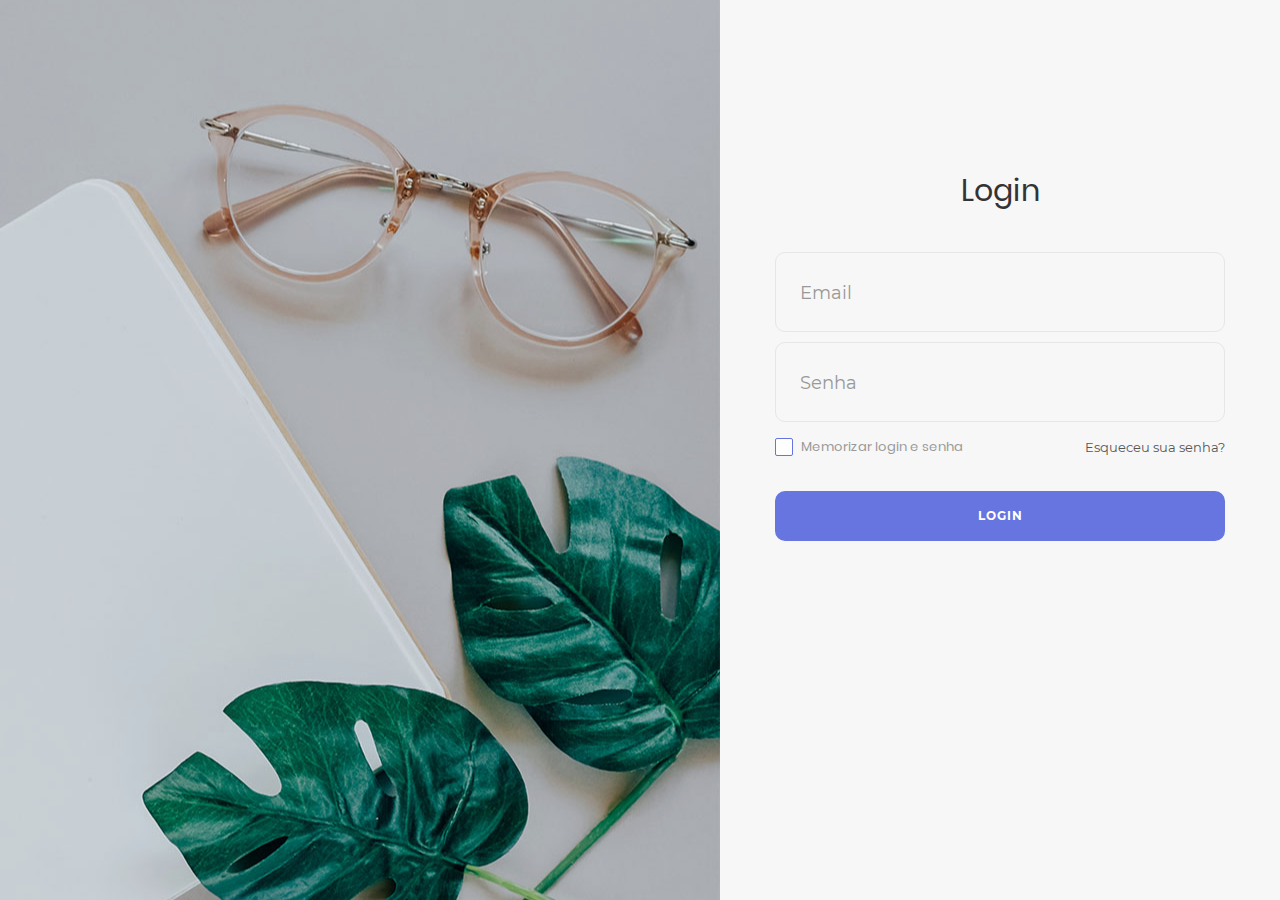
<file: login/index.html>
<!DOCTYPE html>
<html lang="en">
<head>
	<title>Login V18</title>
	<meta charset="UTF-8">
	<meta name="viewport" content="width=device-width, initial-scale=1">
<!--===============================================================================================-->	
	<link rel="icon" type="image/png" href="images/icons/favicon.ico"/>
<!--===============================================================================================-->
	<link rel="stylesheet" type="text/css" href="vendor/bootstrap/css/bootstrap.min.css">
<!--===============================================================================================-->
	<link rel="stylesheet" type="text/css" href="fonts/font-awesome-4.7.0/css/font-awesome.min.css">
<!--===============================================================================================-->
	<link rel="stylesheet" type="text/css" href="fonts/Linearicons-Free-v1.0.0/icon-font.min.css">
<!--===============================================================================================-->
	<link rel="stylesheet" type="text/css" href="vendor/animate/animate.css">
<!--===============================================================================================-->	
	<link rel="stylesheet" type="text/css" href="vendor/css-hamburgers/hamburgers.min.css">
<!--===============================================================================================-->
	<link rel="stylesheet" type="text/css" href="vendor/animsition/css/animsition.min.css">
<!--===============================================================================================-->
	<link rel="stylesheet" type="text/css" href="vendor/select2/select2.min.css">
<!--===============================================================================================-->	
	<link rel="stylesheet" type="text/css" href="vendor/daterangepicker/daterangepicker.css">
<!--===============================================================================================-->
	<link rel="stylesheet" type="text/css" href="css/util.css">
	<link rel="stylesheet" type="text/css" href="css/main.css">
<!--===============================================================================================-->
</head>
<body style="background-color: #666666;">
	
	<div class="limiter">
		<div class="container-login100">
			<div class="wrap-login100">
				<form class="login100-form validate-form">
					<span class="login100-form-title p-b-43">
						Login
					</span>
					
					
					<div class="wrap-input100 validate-input" data-validate = "Valid email is required: ex@abc.xyz">
						<input class="input100" type="text" name="email">
						<span class="focus-input100"></span>
						<span class="label-input100">Email</span>
					</div>
					
					
					<div class="wrap-input100 validate-input" data-validate="Password is required">
						<input class="input100" type="password" name="pass">
						<span class="focus-input100"></span>
						<span class="label-input100">Senha</span>
					</div>

					<div class="flex-sb-m w-full p-t-3 p-b-32">
						<div class="contact100-form-checkbox">
							<input class="input-checkbox100" id="ckb1" type="checkbox" name="remember-me">
							<label class="label-checkbox100" for="ckb1">
								Memorizar login e senha
							</label>
						</div>

						<div>
							<a href="#" class="txt1">
								Esqueceu sua senha?
							</a>
						</div>
					</div>
			

					<div class="container-login100-form-btn">
						<button class="login100-form-btn">
							Login
						</button>
					</div>
				</form>

				<div class="login100-more" style="background-image: url('images/bg-01.jpg');">
				</div>
			</div>
		</div>
	</div>
	
	

	
	
<!--===============================================================================================-->
	<script src="vendor/jquery/jquery-3.2.1.min.js"></script>
<!--===============================================================================================-->
	<script src="vendor/animsition/js/animsition.min.js"></script>
<!--===============================================================================================-->
	<script src="vendor/bootstrap/js/popper.js"></script>
	<script src="vendor/bootstrap/js/bootstrap.min.js"></script>
<!--===============================================================================================-->
	<script src="vendor/select2/select2.min.js"></script>
<!--===============================================================================================-->
	<script src="vendor/daterangepicker/moment.min.js"></script>
	<script src="vendor/daterangepicker/daterangepicker.js"></script>
<!--===============================================================================================-->
	<script src="vendor/countdowntime/countdowntime.js"></script>
<!--===============================================================================================-->
	<script src="js/main.js"></script>

</body>
</html>
</file>
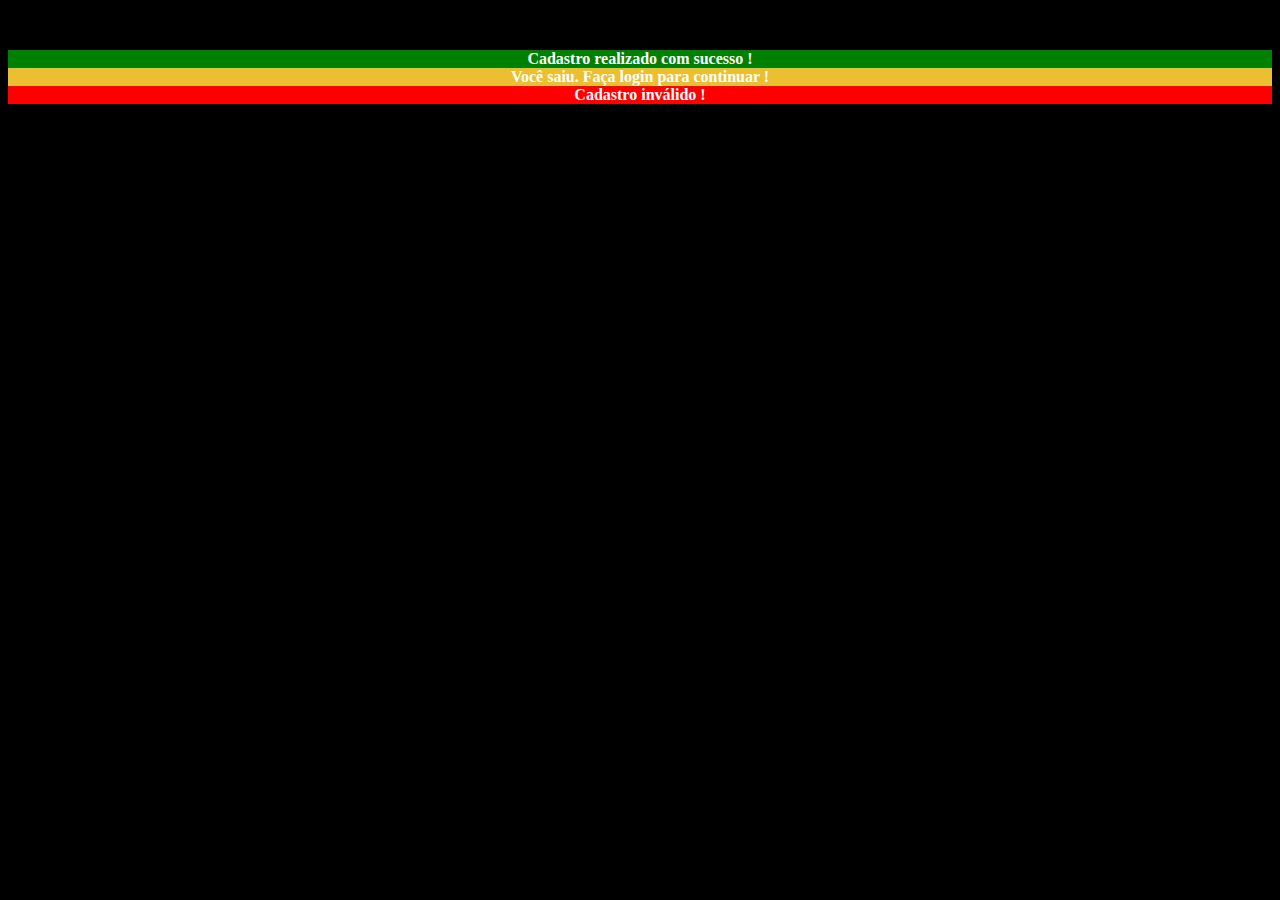
<file: testes/spans.html>
<!DOCTYPE html>
<html>
<head>
	<link rel="stylesheet" href="https://stackpath.bootstrapcdn.com/bootstrap/4.1.3/css/bootstrap.min.css" integrity="sha384-MCw98/SFnGE8fJT3GXwEOngsV7Zt27NXFoaoApmYm81iuXoPkFOJwJ8ERdknLPMO" crossorigin="anonymous">
	<meta charset="utf-8">
	<title>testespan</title>
</head>
<body style="background-color: black;">
                             <!-- Atenção! -->
<!-- peguei as classses e id dessa pag https://codepen.io/jaycbrf/pen/iBszr -->

<div style="background-color:green; text-align: center; color:white;border-color: white; margin-top: 50px;" class="alert alert-warning" role="alert" id="success_message"> <i class="glyphicon glyphicon-thumbs-up"></i><b> Cadastro realizado com sucesso  !</b></div>


<div style="background-color:#ebbf31; text-align: center; color: white;border-color: white; " class="alert" role="alert" id="success_message"> <i class="glyphicon glyphicon-thumbs-up"></i><b> Você saiu. Faça login para continuar !</b></div>


<div style="background-color:red; text-align: center; color:white; border-color: white;" class="alert" role="alert" id="success_message"> <i class="glyphicon glyphicon-thumbs-up"></i><b> Cadastro inválido  !</b></div>



               


<script src="https://code.jquery.com/jquery-3.3.1.slim.min.js" integrity="sha384-q8i/X+965DzO0rT7abK41JStQIAqVgRVzpbzo5smXKp4YfRvH+8abtTE1Pi6jizo" crossorigin="anonymous"></script>
<script src="https://cdnjs.cloudflare.com/ajax/libs/popper.js/1.14.3/umd/popper.min.js" integrity="sha384-ZMP7rVo3mIykV+2+9J3UJ46jBk0WLaUAdn689aCwoqbBJiSnjAK/l8WvCWPIPm49" crossorigin="anonymous"></script>
<script src="https://stackpath.bootstrapcdn.com/bootstrap/4.1.3/js/bootstrap.min.js" integrity="sha384-ChfqqxuZUCnJSK3+MXmPNIyE6ZbWh2IMqE241rYiqJxyMiZ6OW/JmZQ5stwEULTy" crossorigin="anonymous"></script>

</body>
</html>
</file>
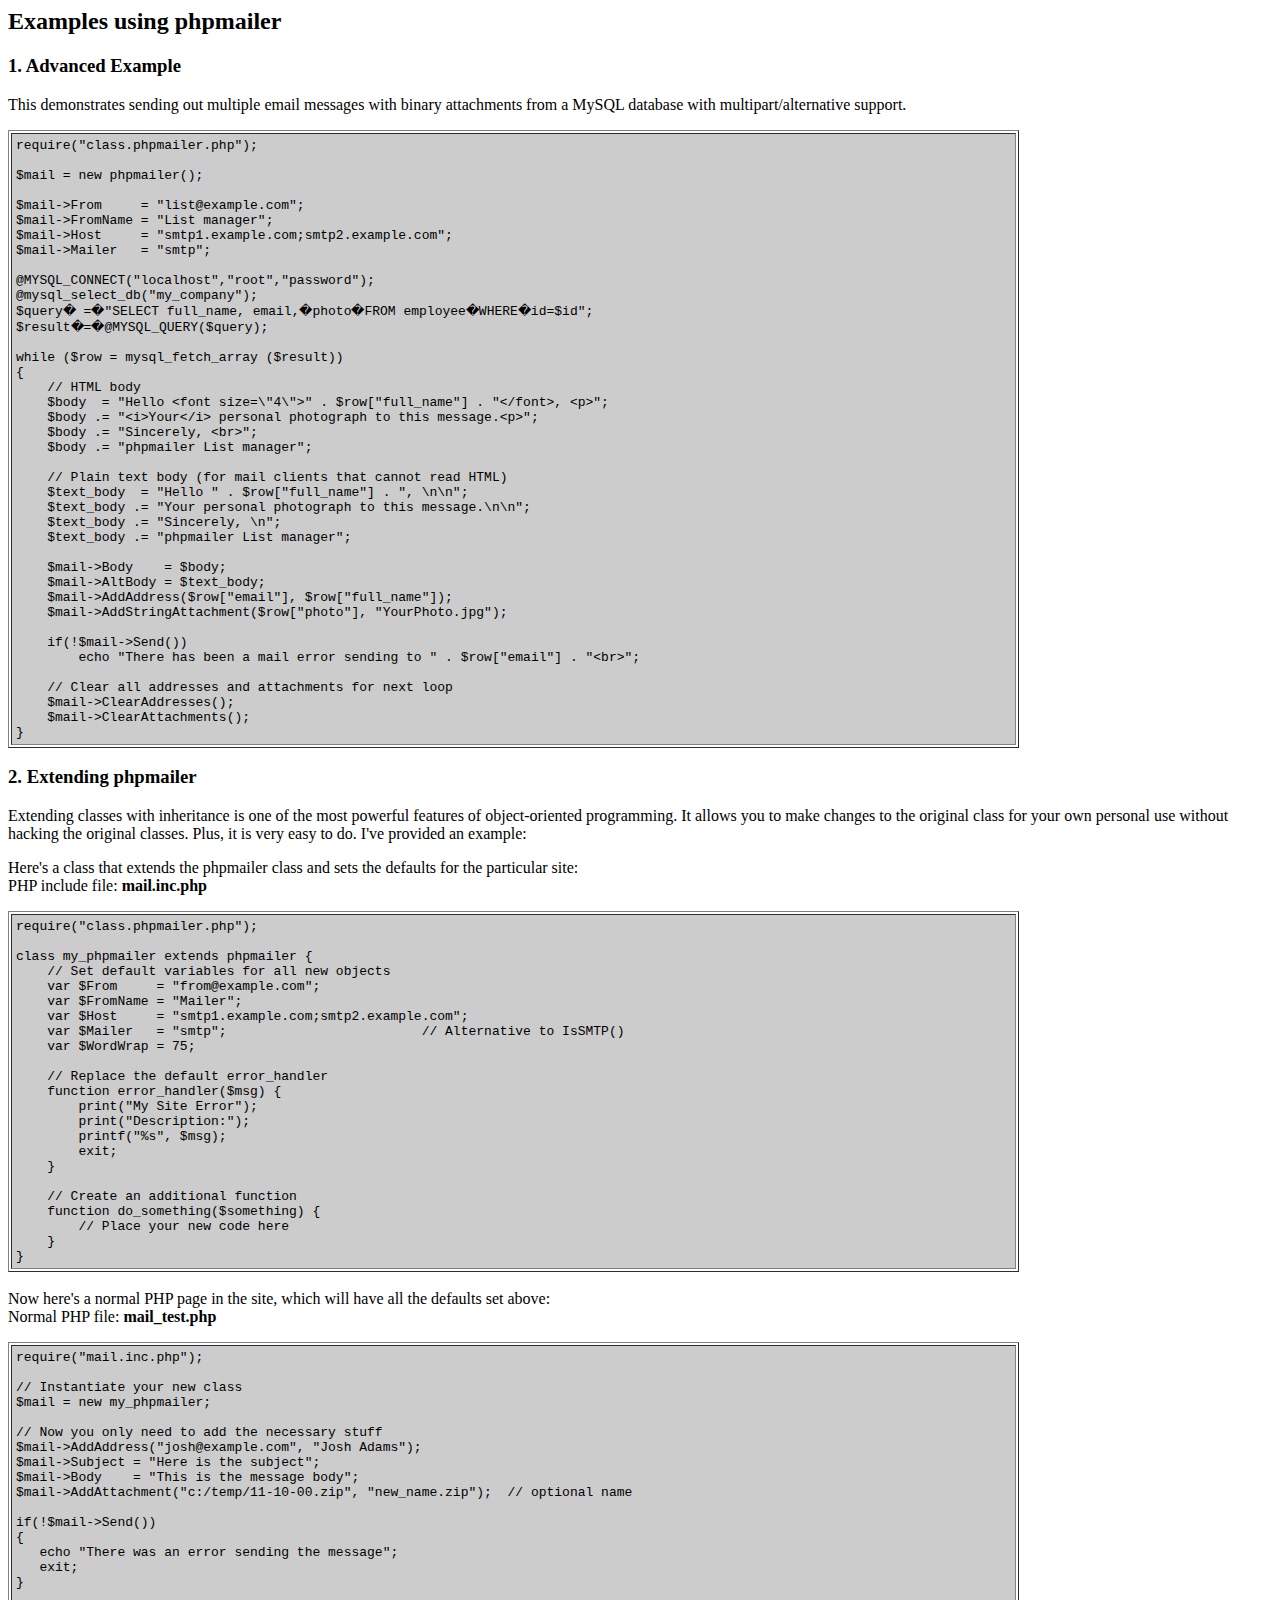
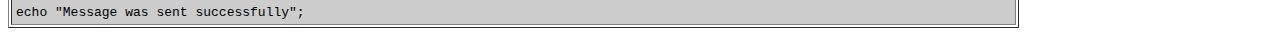
<file: email/docs/extending.html>
<html>
<head>
<title>Examples using phpmailer</title>
</head>

<body bgcolor="#FFFFFF">

<h2>Examples using phpmailer</h2>

<h3>1. Advanced Example</h3>
<p>

This demonstrates sending out multiple email messages with binary attachments
from a MySQL database with multipart/alternative support.<p>
<table cellpadding="4" border="1" width="80%">
<tr>
<td bgcolor="#CCCCCC">
<pre>
require("class.phpmailer.php");

$mail = new phpmailer();

$mail->From     = "list@example.com";
$mail->FromName = "List manager";
$mail->Host     = "smtp1.example.com;smtp2.example.com";
$mail->Mailer   = "smtp";

@MYSQL_CONNECT("localhost","root","password");
@mysql_select_db("my_company");
$query� =�"SELECT full_name, email,�photo�FROM employee�WHERE�id=$id";
$result�=�@MYSQL_QUERY($query);

while ($row = mysql_fetch_array ($result))
{
    // HTML body
    $body  = "Hello &lt;font size=\"4\"&gt;" . $row["full_name"] . "&lt;/font&gt;, &lt;p&gt;";
    $body .= "&lt;i&gt;Your&lt;/i&gt; personal photograph to this message.&lt;p&gt;";
    $body .= "Sincerely, &lt;br&gt;";
    $body .= "phpmailer List manager";

    // Plain text body (for mail clients that cannot read HTML)
    $text_body  = "Hello " . $row["full_name"] . ", \n\n";
    $text_body .= "Your personal photograph to this message.\n\n";
    $text_body .= "Sincerely, \n";
    $text_body .= "phpmailer List manager";

    $mail->Body    = $body;
    $mail->AltBody = $text_body;
    $mail->AddAddress($row["email"], $row["full_name"]);
    $mail->AddStringAttachment($row["photo"], "YourPhoto.jpg");

    if(!$mail->Send())
        echo "There has been a mail error sending to " . $row["email"] . "&lt;br&gt;";

    // Clear all addresses and attachments for next loop
    $mail->ClearAddresses();
    $mail->ClearAttachments();
}
</pre>
</td>
</tr>
</table>
<p>

<h3>2. Extending phpmailer</h3>
<p>

Extending classes with inheritance is one of the most
powerful features of object-oriented
programming.  It allows you to make changes to the
original class for your
own personal use without hacking the original
classes.  Plus, it is very
easy to do. I've provided an example:

<p>
Here's a class that extends the phpmailer class and sets the defaults
for the particular site:<br>
PHP include file: <b>mail.inc.php</b>
<p>

<table cellpadding="4" border="1" width="80%">
<tr>
<td bgcolor="#CCCCCC">
<pre>
require("class.phpmailer.php");

class my_phpmailer extends phpmailer {
    // Set default variables for all new objects
    var $From     = "from@example.com";
    var $FromName = "Mailer";
    var $Host     = "smtp1.example.com;smtp2.example.com";
    var $Mailer   = "smtp";                         // Alternative to IsSMTP()
    var $WordWrap = 75;

    // Replace the default error_handler
    function error_handler($msg) {
        print("My Site Error");
        print("Description:");
        printf("%s", $msg);
        exit;
    }

    // Create an additional function
    function do_something($something) {
        // Place your new code here
    }
}
</td>
</tr>
</table>
<br>

Now here's a normal PHP page in the site, which will have all the defaults set
above:<br>
Normal PHP file: <b>mail_test.php</b>
<p>

<table cellpadding="4" border="1" width="80%">
<tr>
<td bgcolor="#CCCCCC">
<pre>
require("mail.inc.php");

// Instantiate your new class
$mail = new my_phpmailer;

// Now you only need to add the necessary stuff
$mail->AddAddress("josh@example.com", "Josh Adams");
$mail->Subject = "Here is the subject";
$mail->Body    = "This is the message body";
$mail->AddAttachment("c:/temp/11-10-00.zip", "new_name.zip");  // optional name

if(!$mail->Send())
{
   echo "There was an error sending the message";
   exit;
}

echo "Message was sent successfully";
</pre>
</td>
</tr>
</table>
</p>

</body>
</html>
</file>
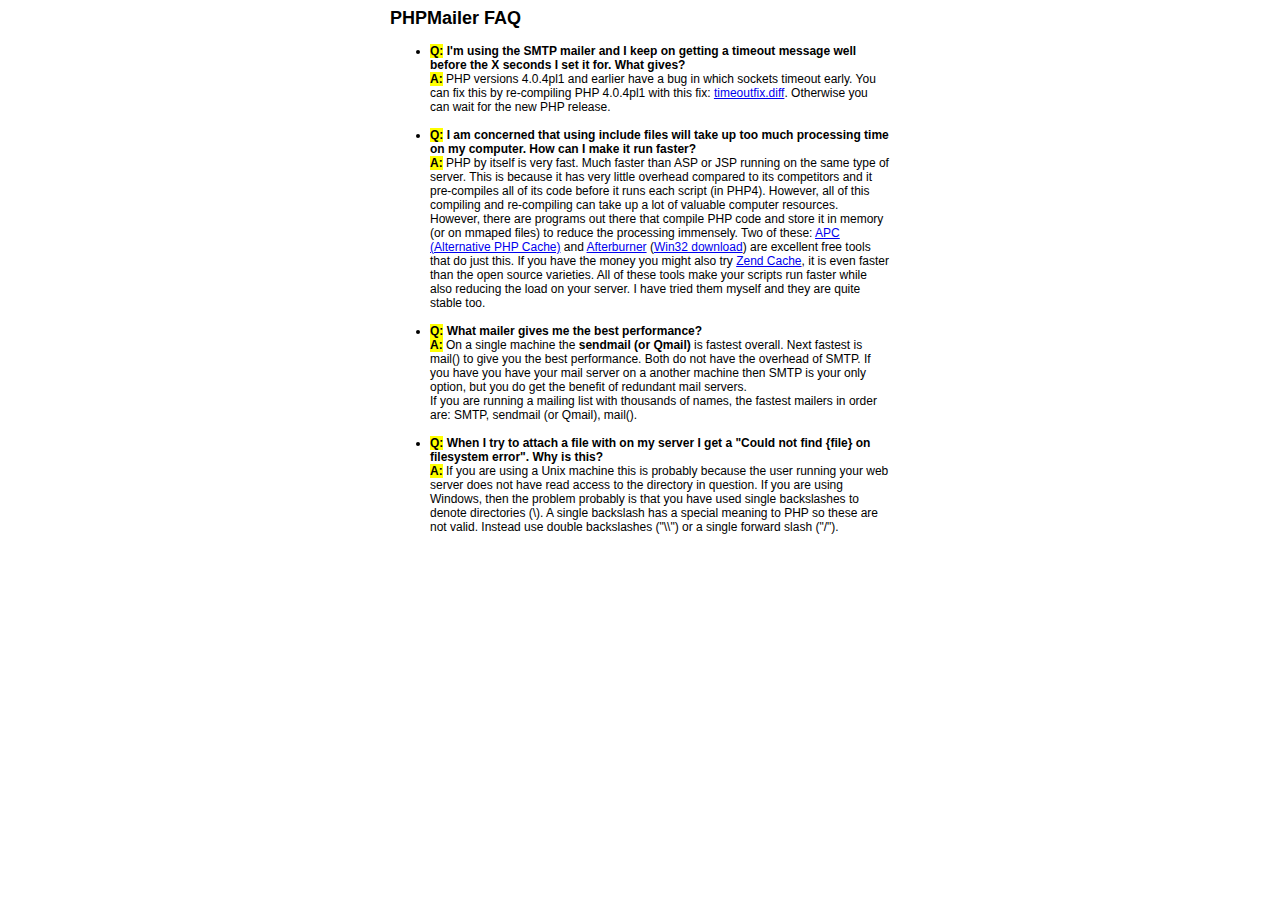
<file: email/docs/faq.html>
﻿<html>
<head>
<title>PHPMailer FAQ</title>
<style>
body, p {
  font-family: Arial, Helvetica, sans-serif;
  font-size: 12px;
}
div.width {
  width: 500px;
  text-align: left;
}
</style>
</head>
<body bgcolor="#FFFFFF">
<center>
<div class="width">
<h2>PHPMailer FAQ</h2>
<ul>

  <li><b style="background-color: #FFFF00">Q:</b> <b>I&#039;m using the SMTP mailer and I keep on getting a timeout message
  well before the X seconds I set it for.  What gives?</b><br />
  <b style="background-color: #FFFF00">A:</b> PHP versions 4.0.4pl1 and earlier have a bug in which sockets timeout
  early.  You can fix this by re-compiling PHP 4.0.4pl1 with this fix:
  <a href="timeoutfix.diff">timeoutfix.diff</a>. Otherwise you can wait for the new PHP release.<br /><br /></li>

  <li><b style="background-color: #FFFF00">Q:</b> <b>I am concerned that using include files will take up too much
  processing time on my computer.  How can I make it run faster?</b><br />
  <b style="background-color: #FFFF00">A:</b>  PHP by itself is very fast.  Much faster than ASP or JSP running on
  the same type of server.  This is because it has very little overhead compared
  to its competitors and it pre-compiles all of
  its code before it runs each script (in PHP4).  However, all of
  this compiling and re-compiling can take up a lot of valuable
  computer resources.  However, there are programs out there that compile
  PHP code and store it in memory (or on mmaped files) to reduce the
  processing immensely.  Two of these: <a href="http://apc.communityconnect.com">APC
  (Alternative PHP Cache)</a> and <a href="http://bwcache.bware.it/index.htm">Afterburner</a>
  (<a href="http://www.mm4.de/php4win/mod_php4_win32/">Win32 download</a>)
  are excellent free tools that do just this.  If you have the money
  you might also try <a href="http://www.zend.com">Zend Cache</a>, it is
  even faster than the open source varieties.  All of these tools make your
  scripts run faster while also reducing the load on your server. I have tried
  them myself and they are quite stable too.<br /><br /></li>

  <li><b style="background-color: #FFFF00">Q:</b> <b>What mailer gives me the best performance?</b><br />
  <b style="background-color: #FFFF00">A:</b> On a single machine the <b>sendmail (or Qmail)</b> is fastest overall.
  Next fastest is mail() to give you the best performance. Both do not have the overhead of SMTP.
  If you have you have your mail server on a another machine then
  SMTP is your only option, but you do get the benefit of redundant mail servers.<br />
  If you are running a mailing list with thousands of names, the fastest mailers in order are: SMTP, sendmail (or Qmail), mail().<br /><br /></li>

  <li><b style="background-color: #FFFF00">Q:</b> <b>When I try to attach a file with on my server I get a
  "Could not find {file} on filesystem error".  Why is this?</b><br />
  <b style="background-color: #FFFF00">A:</b> If you are using a Unix machine this is probably because the user
  running your web server does not have read access to the directory in question.  If you are using Windows,
  then the problem probably is that you have used single backslashes to denote directories (\).
  A single backslash has a special meaning to PHP so these are not
  valid.  Instead use double backslashes ("\\") or a single forward
  slash ("/").<br /><br /></li>

</ul>

</div>
</center>

</body>
</html>
</file>
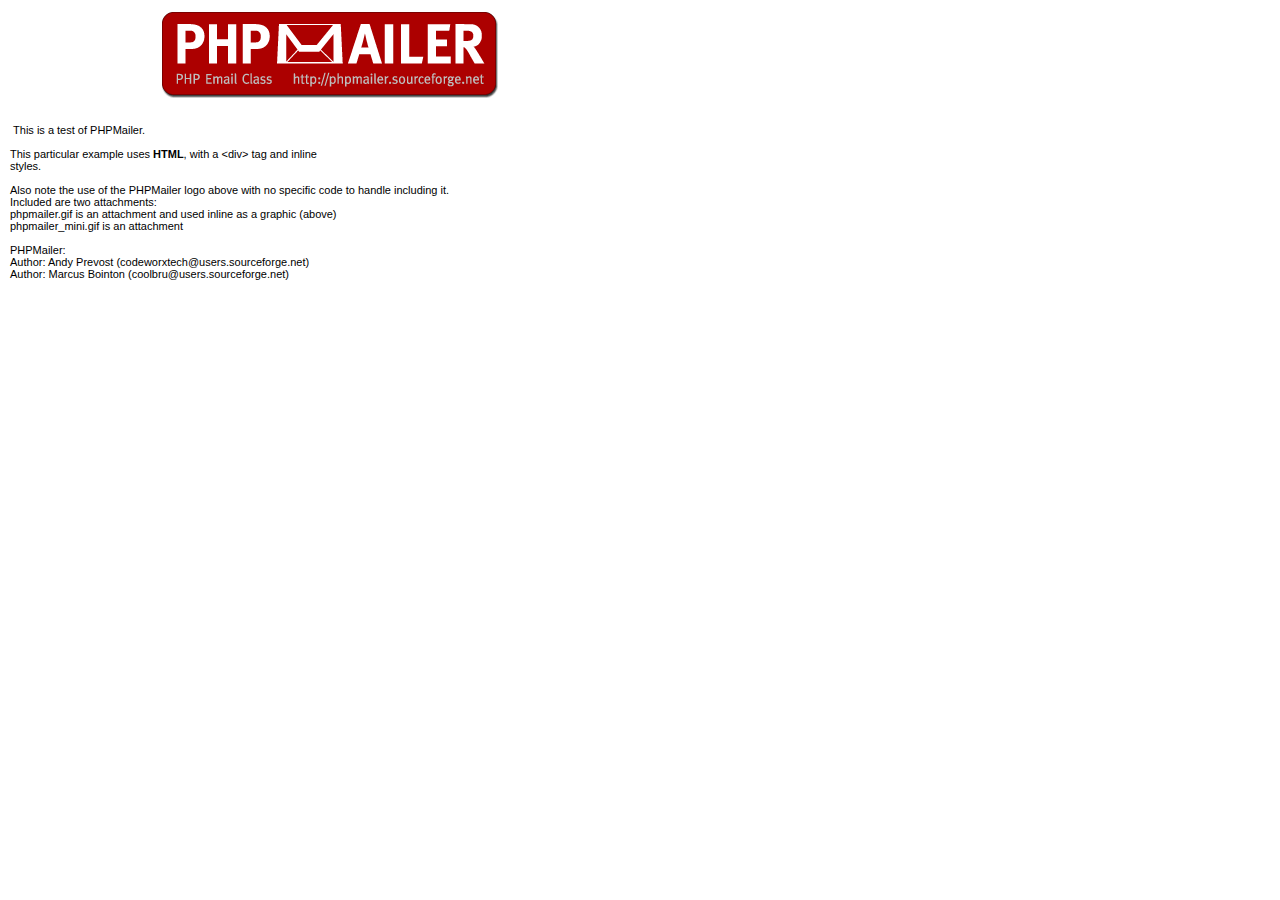
<file: email/examples/contents.html>
<body style="margin: 10px;">
<div style="width: 640px; font-family: Arial, Helvetica, sans-serif; font-size: 11px;">
<div align="center"><img src="images/phpmailer.gif" style="height: 90px; width: 340px"></div><br>
<br>
&nbsp;This is a test of PHPMailer.<br>
<br>
This particular example uses <strong>HTML</strong>, with a &lt;div&gt; tag and inline<br>
styles.<br>
<br>
Also note the use of the PHPMailer logo above with no specific code to handle
including it.<br />
Included are two attachments:<br />
phpmailer.gif is an attachment and used inline as a graphic (above)<br />
phpmailer_mini.gif is an attachment<br />
<br />
PHPMailer:<br />
Author: Andy Prevost (codeworxtech@users.sourceforge.net)<br />
Author: Marcus Bointon (coolbru@users.sourceforge.net)<br />
</div>
</body>
</file>
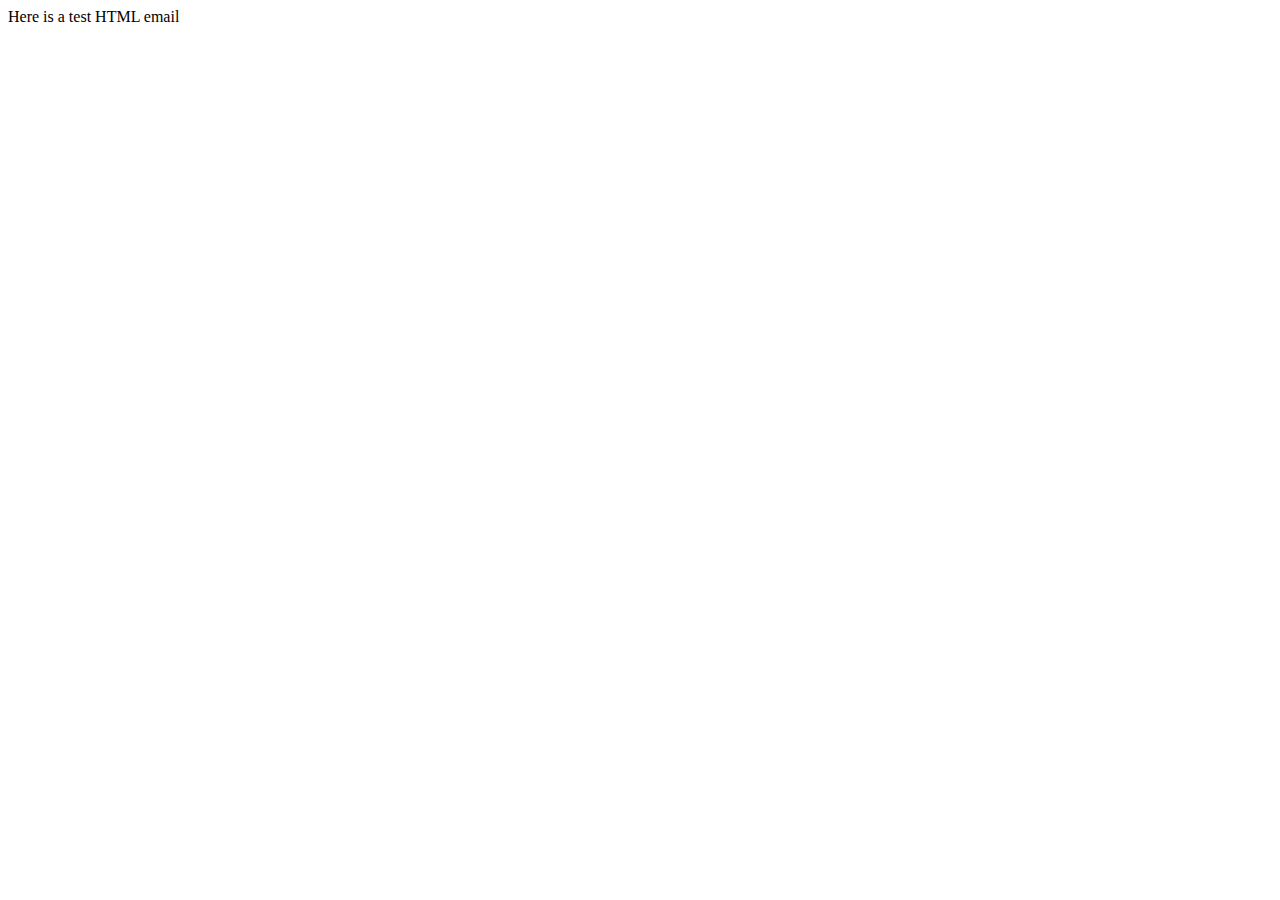
<file: email/test/contents.html>
<!DOCTYPE HTML PUBLIC "-//W3C//DTD HTML 4.01 Transitional//EN">
<html>
  <head>
    <title>Email test</title>
    <meta http-equiv="Content-Type" content="text/html; charset=UTF-8">
  </head>
  <body>
	<p>Here is a test HTML email</p>
  </body>
</html>
</file>
<file: login/vendor/daterangepicker/daterangepicker.css>
.daterangepicker {
  position: absolute;
  color: inherit;
  background-color: #fff;
  border-radius: 4px;
  width: 278px;
  padding: 4px;
  margin-top: 1px;
  top: 100px;
  left: 20px;
  /* Calendars */ }
  .daterangepicker:before, .daterangepicker:after {
    position: absolute;
    display: inline-block;
    border-bottom-color: rgba(0, 0, 0, 0.2);
    content: ''; }
  .daterangepicker:before {
    top: -7px;
    border-right: 7px solid transparent;
    border-left: 7px solid transparent;
    border-bottom: 7px solid #ccc; }
  .daterangepicker:after {
    top: -6px;
    border-right: 6px solid transparent;
    border-bottom: 6px solid #fff;
    border-left: 6px solid transparent; }
  .daterangepicker.opensleft:before {
    right: 9px; }
  .daterangepicker.opensleft:after {
    right: 10px; }
  .daterangepicker.openscenter:before {
    left: 0;
    right: 0;
    width: 0;
    margin-left: auto;
    margin-right: auto; }
  .daterangepicker.openscenter:after {
    left: 0;
    right: 0;
    width: 0;
    margin-left: auto;
    margin-right: auto; }
  .daterangepicker.opensright:before {
    left: 9px; }
  .daterangepicker.opensright:after {
    left: 10px; }
  .daterangepicker.dropup {
    margin-top: -5px; }
    .daterangepicker.dropup:before {
      top: initial;
      bottom: -7px;
      border-bottom: initial;
      border-top: 7px solid #ccc; }
    .daterangepicker.dropup:after {
      top: initial;
      bottom: -6px;
      border-bottom: initial;
      border-top: 6px solid #fff; }
  .daterangepicker.dropdown-menu {
    max-width: none;
    z-index: 3001; }
  .daterangepicker.single .ranges, .daterangepicker.single .calendar {
    float: none; }
  .daterangepicker.show-calendar .calendar {
    display: block; }
  .daterangepicker .calendar {
    display: none;
    max-width: 270px;
    margin: 4px; }
    .daterangepicker .calendar.single .calendar-table {
      border: none; }
    .daterangepicker .calendar th, .daterangepicker .calendar td {
      white-space: nowrap;
      text-align: center;
      min-width: 32px; }
  .daterangepicker .calendar-table {
    border: 1px solid #fff;
    padding: 4px;
    border-radius: 4px;
    background-color: #fff; }
  .daterangepicker table {
    width: 100%;
    margin: 0; }
  .daterangepicker td, .daterangepicker th {
    text-align: center;
    width: 20px;
    height: 20px;
    border-radius: 4px;
    border: 1px solid transparent;
    white-space: nowrap;
    cursor: pointer; }
    .daterangepicker td.available:hover, .daterangepicker th.available:hover {
      background-color: #eee;
      border-color: transparent;
      color: inherit; }
    .daterangepicker td.week, .daterangepicker th.week {
      font-size: 80%;
      color: #ccc; }
  .daterangepicker td.off, .daterangepicker td.off.in-range, .daterangepicker td.off.start-date, .daterangepicker td.off.end-date {
    background-color: #fff;
    border-color: transparent;
    color: #999; }
  .daterangepicker td.in-range {
    background-color: #ebf4f8;
    border-color: transparent;
    color: #000;
    border-radius: 0; }
  .daterangepicker td.start-date {
    border-radius: 4px 0 0 4px; }
  .daterangepicker td.end-date {
    border-radius: 0 4px 4px 0; }
  .daterangepicker td.start-date.end-date {
    border-radius: 4px; }
  .daterangepicker td.active, .daterangepicker td.active:hover {
    background-color: #357ebd;
    border-color: transparent;
    color: #fff; }
  .daterangepicker th.month {
    width: auto; }
  .daterangepicker td.disabled, .daterangepicker option.disabled {
    color: #999;
    cursor: not-allowed;
    text-decoration: line-through; }
  .daterangepicker select.monthselect, .daterangepicker select.yearselect {
    font-size: 12px;
    padding: 1px;
    height: auto;
    margin: 0;
    cursor: default; }
  .daterangepicker select.monthselect {
    margin-right: 2%;
    width: 56%; }
  .daterangepicker select.yearselect {
    width: 40%; }
  .daterangepicker select.hourselect, .daterangepicker select.minuteselect, .daterangepicker select.secondselect, .daterangepicker select.ampmselect {
    width: 50px;
    margin-bottom: 0; }
  .daterangepicker .input-mini {
    border: 1px solid #ccc;
    border-radius: 4px;
    color: #555;
    height: 30px;
    line-height: 30px;
    display: block;
    vertical-align: middle;
    margin: 0 0 5px 0;
    padding: 0 6px 0 28px;
    width: 100%; }
    .daterangepicker .input-mini.active {
      border: 1px solid #08c;
      border-radius: 4px; }
  .daterangepicker .daterangepicker_input {
    position: relative; }
    .daterangepicker .daterangepicker_input i {
      position: absolute;
      left: 8px;
      top: 8px; }
  .daterangepicker.rtl .input-mini {
    padding-right: 28px;
    padding-left: 6px; }
  .daterangepicker.rtl .daterangepicker_input i {
    left: auto;
    right: 8px; }
  .daterangepicker .calendar-time {
    text-align: center;
    margin: 5px auto;
    line-height: 30px;
    position: relative;
    padding-left: 28px; }
    .daterangepicker .calendar-time select.disabled {
      color: #ccc;
      cursor: not-allowed; }

.ranges {
  font-size: 11px;
  float: none;
  margin: 4px;
  text-align: left; }
  .ranges ul {
    list-style: none;
    margin: 0 auto;
    padding: 0;
    width: 100%; }
  .ranges li {
    font-size: 13px;
    background-color: #f5f5f5;
    border: 1px solid #f5f5f5;
    border-radius: 4px;
    color: #08c;
    padding: 3px 12px;
    margin-bottom: 8px;
    cursor: pointer; }
    .ranges li:hover {
      background-color: #08c;
      border: 1px solid #08c;
      color: #fff; }
    .ranges li.active {
      background-color: #08c;
      border: 1px solid #08c;
      color: #fff; }

/*  Larger Screen Styling */
@media (min-width: 564px) {
  .daterangepicker {
    width: auto; }
    .daterangepicker .ranges ul {
      width: 160px; }
    .daterangepicker.single .ranges ul {
      width: 100%; }
    .daterangepicker.single .calendar.left {
      clear: none; }
    .daterangepicker.single.ltr .ranges, .daterangepicker.single.ltr .calendar {
      float: left; }
    .daterangepicker.single.rtl .ranges, .daterangepicker.single.rtl .calendar {
      float: right; }
    .daterangepicker.ltr {
      direction: ltr;
      text-align: left; }
      .daterangepicker.ltr .calendar.left {
        clear: left;
        margin-right: 0; }
        .daterangepicker.ltr .calendar.left .calendar-table {
          border-right: none;
          border-top-right-radius: 0;
          border-bottom-right-radius: 0; }
      .daterangepicker.ltr .calendar.right {
        margin-left: 0; }
        .daterangepicker.ltr .calendar.right .calendar-table {
          border-left: none;
          border-top-left-radius: 0;
          border-bottom-left-radius: 0; }
      .daterangepicker.ltr .left .daterangepicker_input {
        padding-right: 12px; }
      .daterangepicker.ltr .calendar.left .calendar-table {
        padding-right: 12px; }
      .daterangepicker.ltr .ranges, .daterangepicker.ltr .calendar {
        float: left; }
    .daterangepicker.rtl {
      direction: rtl;
      text-align: right; }
      .daterangepicker.rtl .calendar.left {
        clear: right;
        margin-left: 0; }
        .daterangepicker.rtl .calendar.left .calendar-table {
          border-left: none;
          border-top-left-radius: 0;
          border-bottom-left-radius: 0; }
      .daterangepicker.rtl .calendar.right {
        margin-right: 0; }
        .daterangepicker.rtl .calendar.right .calendar-table {
          border-right: none;
          border-top-right-radius: 0;
          border-bottom-right-radius: 0; }
      .daterangepicker.rtl .left .daterangepicker_input {
        padding-left: 12px; }
      .daterangepicker.rtl .calendar.left .calendar-table {
        padding-left: 12px; }
      .daterangepicker.rtl .ranges, .daterangepicker.rtl .calendar {
        text-align: right;
        float: right; } }
@media (min-width: 730px) {
  .daterangepicker .ranges {
    width: auto; }
  .daterangepicker.ltr .ranges {
    float: left; }
  .daterangepicker.rtl .ranges {
    float: right; }
  .daterangepicker .calendar.left {
    clear: none !important; } }
</file>
<file: login/css/util.css>
/*[ FONT SIZE ]
///////////////////////////////////////////////////////////
*/
.fs-1 {font-size: 1px;}
.fs-2 {font-size: 2px;}
.fs-3 {font-size: 3px;}
.fs-4 {font-size: 4px;}
.fs-5 {font-size: 5px;}
.fs-6 {font-size: 6px;}
.fs-7 {font-size: 7px;}
.fs-8 {font-size: 8px;}
.fs-9 {font-size: 9px;}
.fs-10 {font-size: 10px;}
.fs-11 {font-size: 11px;}
.fs-12 {font-size: 12px;}
.fs-13 {font-size: 13px;}
.fs-14 {font-size: 14px;}
.fs-15 {font-size: 15px;}
.fs-16 {font-size: 16px;}
.fs-17 {font-size: 17px;}
.fs-18 {font-size: 18px;}
.fs-19 {font-size: 19px;}
.fs-20 {font-size: 20px;}
.fs-21 {font-size: 21px;}
.fs-22 {font-size: 22px;}
.fs-23 {font-size: 23px;}
.fs-24 {font-size: 24px;}
.fs-25 {font-size: 25px;}
.fs-26 {font-size: 26px;}
.fs-27 {font-size: 27px;}
.fs-28 {font-size: 28px;}
.fs-29 {font-size: 29px;}
.fs-30 {font-size: 30px;}
.fs-31 {font-size: 31px;}
.fs-32 {font-size: 32px;}
.fs-33 {font-size: 33px;}
.fs-34 {font-size: 34px;}
.fs-35 {font-size: 35px;}
.fs-36 {font-size: 36px;}
.fs-37 {font-size: 37px;}
.fs-38 {font-size: 38px;}
.fs-39 {font-size: 39px;}
.fs-40 {font-size: 40px;}
.fs-41 {font-size: 41px;}
.fs-42 {font-size: 42px;}
.fs-43 {font-size: 43px;}
.fs-44 {font-size: 44px;}
.fs-45 {font-size: 45px;}
.fs-46 {font-size: 46px;}
.fs-47 {font-size: 47px;}
.fs-48 {font-size: 48px;}
.fs-49 {font-size: 49px;}
.fs-50 {font-size: 50px;}
.fs-51 {font-size: 51px;}
.fs-52 {font-size: 52px;}
.fs-53 {font-size: 53px;}
.fs-54 {font-size: 54px;}
.fs-55 {font-size: 55px;}
.fs-56 {font-size: 56px;}
.fs-57 {font-size: 57px;}
.fs-58 {font-size: 58px;}
.fs-59 {font-size: 59px;}
.fs-60 {font-size: 60px;}
.fs-61 {font-size: 61px;}
.fs-62 {font-size: 62px;}
.fs-63 {font-size: 63px;}
.fs-64 {font-size: 64px;}
.fs-65 {font-size: 65px;}
.fs-66 {font-size: 66px;}
.fs-67 {font-size: 67px;}
.fs-68 {font-size: 68px;}
.fs-69 {font-size: 69px;}
.fs-70 {font-size: 70px;}
.fs-71 {font-size: 71px;}
.fs-72 {font-size: 72px;}
.fs-73 {font-size: 73px;}
.fs-74 {font-size: 74px;}
.fs-75 {font-size: 75px;}
.fs-76 {font-size: 76px;}
.fs-77 {font-size: 77px;}
.fs-78 {font-size: 78px;}
.fs-79 {font-size: 79px;}
.fs-80 {font-size: 80px;}
.fs-81 {font-size: 81px;}
.fs-82 {font-size: 82px;}
.fs-83 {font-size: 83px;}
.fs-84 {font-size: 84px;}
.fs-85 {font-size: 85px;}
.fs-86 {font-size: 86px;}
.fs-87 {font-size: 87px;}
.fs-88 {font-size: 88px;}
.fs-89 {font-size: 89px;}
.fs-90 {font-size: 90px;}
.fs-91 {font-size: 91px;}
.fs-92 {font-size: 92px;}
.fs-93 {font-size: 93px;}
.fs-94 {font-size: 94px;}
.fs-95 {font-size: 95px;}
.fs-96 {font-size: 96px;}
.fs-97 {font-size: 97px;}
.fs-98 {font-size: 98px;}
.fs-99 {font-size: 99px;}
.fs-100 {font-size: 100px;}
.fs-101 {font-size: 101px;}
.fs-102 {font-size: 102px;}
.fs-103 {font-size: 103px;}
.fs-104 {font-size: 104px;}
.fs-105 {font-size: 105px;}
.fs-106 {font-size: 106px;}
.fs-107 {font-size: 107px;}
.fs-108 {font-size: 108px;}
.fs-109 {font-size: 109px;}
.fs-110 {font-size: 110px;}
.fs-111 {font-size: 111px;}
.fs-112 {font-size: 112px;}
.fs-113 {font-size: 113px;}
.fs-114 {font-size: 114px;}
.fs-115 {font-size: 115px;}
.fs-116 {font-size: 116px;}
.fs-117 {font-size: 117px;}
.fs-118 {font-size: 118px;}
.fs-119 {font-size: 119px;}
.fs-120 {font-size: 120px;}
.fs-121 {font-size: 121px;}
.fs-122 {font-size: 122px;}
.fs-123 {font-size: 123px;}
.fs-124 {font-size: 124px;}
.fs-125 {font-size: 125px;}
.fs-126 {font-size: 126px;}
.fs-127 {font-size: 127px;}
.fs-128 {font-size: 128px;}
.fs-129 {font-size: 129px;}
.fs-130 {font-size: 130px;}
.fs-131 {font-size: 131px;}
.fs-132 {font-size: 132px;}
.fs-133 {font-size: 133px;}
.fs-134 {font-size: 134px;}
.fs-135 {font-size: 135px;}
.fs-136 {font-size: 136px;}
.fs-137 {font-size: 137px;}
.fs-138 {font-size: 138px;}
.fs-139 {font-size: 139px;}
.fs-140 {font-size: 140px;}
.fs-141 {font-size: 141px;}
.fs-142 {font-size: 142px;}
.fs-143 {font-size: 143px;}
.fs-144 {font-size: 144px;}
.fs-145 {font-size: 145px;}
.fs-146 {font-size: 146px;}
.fs-147 {font-size: 147px;}
.fs-148 {font-size: 148px;}
.fs-149 {font-size: 149px;}
.fs-150 {font-size: 150px;}
.fs-151 {font-size: 151px;}
.fs-152 {font-size: 152px;}
.fs-153 {font-size: 153px;}
.fs-154 {font-size: 154px;}
.fs-155 {font-size: 155px;}
.fs-156 {font-size: 156px;}
.fs-157 {font-size: 157px;}
.fs-158 {font-size: 158px;}
.fs-159 {font-size: 159px;}
.fs-160 {font-size: 160px;}
.fs-161 {font-size: 161px;}
.fs-162 {font-size: 162px;}
.fs-163 {font-size: 163px;}
.fs-164 {font-size: 164px;}
.fs-165 {font-size: 165px;}
.fs-166 {font-size: 166px;}
.fs-167 {font-size: 167px;}
.fs-168 {font-size: 168px;}
.fs-169 {font-size: 169px;}
.fs-170 {font-size: 170px;}
.fs-171 {font-size: 171px;}
.fs-172 {font-size: 172px;}
.fs-173 {font-size: 173px;}
.fs-174 {font-size: 174px;}
.fs-175 {font-size: 175px;}
.fs-176 {font-size: 176px;}
.fs-177 {font-size: 177px;}
.fs-178 {font-size: 178px;}
.fs-179 {font-size: 179px;}
.fs-180 {font-size: 180px;}
.fs-181 {font-size: 181px;}
.fs-182 {font-size: 182px;}
.fs-183 {font-size: 183px;}
.fs-184 {font-size: 184px;}
.fs-185 {font-size: 185px;}
.fs-186 {font-size: 186px;}
.fs-187 {font-size: 187px;}
.fs-188 {font-size: 188px;}
.fs-189 {font-size: 189px;}
.fs-190 {font-size: 190px;}
.fs-191 {font-size: 191px;}
.fs-192 {font-size: 192px;}
.fs-193 {font-size: 193px;}
.fs-194 {font-size: 194px;}
.fs-195 {font-size: 195px;}
.fs-196 {font-size: 196px;}
.fs-197 {font-size: 197px;}
.fs-198 {font-size: 198px;}
.fs-199 {font-size: 199px;}
.fs-200 {font-size: 200px;}

/*[ PADDING ]
///////////////////////////////////////////////////////////
*/
.p-t-0 {padding-top: 0px;}
.p-t-1 {padding-top: 1px;}
.p-t-2 {padding-top: 2px;}
.p-t-3 {padding-top: 3px;}
.p-t-4 {padding-top: 4px;}
.p-t-5 {padding-top: 5px;}
.p-t-6 {padding-top: 6px;}
.p-t-7 {padding-top: 7px;}
.p-t-8 {padding-top: 8px;}
.p-t-9 {padding-top: 9px;}
.p-t-10 {padding-top: 10px;}
.p-t-11 {padding-top: 11px;}
.p-t-12 {padding-top: 12px;}
.p-t-13 {padding-top: 13px;}
.p-t-14 {padding-top: 14px;}
.p-t-15 {padding-top: 15px;}
.p-t-16 {padding-top: 16px;}
.p-t-17 {padding-top: 17px;}
.p-t-18 {padding-top: 18px;}
.p-t-19 {padding-top: 19px;}
.p-t-20 {padding-top: 20px;}
.p-t-21 {padding-top: 21px;}
.p-t-22 {padding-top: 22px;}
.p-t-23 {padding-top: 23px;}
.p-t-24 {padding-top: 24px;}
.p-t-25 {padding-top: 25px;}
.p-t-26 {padding-top: 26px;}
.p-t-27 {padding-top: 27px;}
.p-t-28 {padding-top: 28px;}
.p-t-29 {padding-top: 29px;}
.p-t-30 {padding-top: 30px;}
.p-t-31 {padding-top: 31px;}
.p-t-32 {padding-top: 32px;}
.p-t-33 {padding-top: 33px;}
.p-t-34 {padding-top: 34px;}
.p-t-35 {padding-top: 35px;}
.p-t-36 {padding-top: 36px;}
.p-t-37 {padding-top: 37px;}
.p-t-38 {padding-top: 38px;}
.p-t-39 {padding-top: 39px;}
.p-t-40 {padding-top: 40px;}
.p-t-41 {padding-top: 41px;}
.p-t-42 {padding-top: 42px;}
.p-t-43 {padding-top: 43px;}
.p-t-44 {padding-top: 44px;}
.p-t-45 {padding-top: 45px;}
.p-t-46 {padding-top: 46px;}
.p-t-47 {padding-top: 47px;}
.p-t-48 {padding-top: 48px;}
.p-t-49 {padding-top: 49px;}
.p-t-50 {padding-top: 50px;}
.p-t-51 {padding-top: 51px;}
.p-t-52 {padding-top: 52px;}
.p-t-53 {padding-top: 53px;}
.p-t-54 {padding-top: 54px;}
.p-t-55 {padding-top: 55px;}
.p-t-56 {padding-top: 56px;}
.p-t-57 {padding-top: 57px;}
.p-t-58 {padding-top: 58px;}
.p-t-59 {padding-top: 59px;}
.p-t-60 {padding-top: 60px;}
.p-t-61 {padding-top: 61px;}
.p-t-62 {padding-top: 62px;}
.p-t-63 {padding-top: 63px;}
.p-t-64 {padding-top: 64px;}
.p-t-65 {padding-top: 65px;}
.p-t-66 {padding-top: 66px;}
.p-t-67 {padding-top: 67px;}
.p-t-68 {padding-top: 68px;}
.p-t-69 {padding-top: 69px;}
.p-t-70 {padding-top: 70px;}
.p-t-71 {padding-top: 71px;}
.p-t-72 {padding-top: 72px;}
.p-t-73 {padding-top: 73px;}
.p-t-74 {padding-top: 74px;}
.p-t-75 {padding-top: 75px;}
.p-t-76 {padding-top: 76px;}
.p-t-77 {padding-top: 77px;}
.p-t-78 {padding-top: 78px;}
.p-t-79 {padding-top: 79px;}
.p-t-80 {padding-top: 80px;}
.p-t-81 {padding-top: 81px;}
.p-t-82 {padding-top: 82px;}
.p-t-83 {padding-top: 83px;}
.p-t-84 {padding-top: 84px;}
.p-t-85 {padding-top: 85px;}
.p-t-86 {padding-top: 86px;}
.p-t-87 {padding-top: 87px;}
.p-t-88 {padding-top: 88px;}
.p-t-89 {padding-top: 89px;}
.p-t-90 {padding-top: 90px;}
.p-t-91 {padding-top: 91px;}
.p-t-92 {padding-top: 92px;}
.p-t-93 {padding-top: 93px;}
.p-t-94 {padding-top: 94px;}
.p-t-95 {padding-top: 95px;}
.p-t-96 {padding-top: 96px;}
.p-t-97 {padding-top: 97px;}
.p-t-98 {padding-top: 98px;}
.p-t-99 {padding-top: 99px;}
.p-t-100 {padding-top: 100px;}
.p-t-101 {padding-top: 101px;}
.p-t-102 {padding-top: 102px;}
.p-t-103 {padding-top: 103px;}
.p-t-104 {padding-top: 104px;}
.p-t-105 {padding-top: 105px;}
.p-t-106 {padding-top: 106px;}
.p-t-107 {padding-top: 107px;}
.p-t-108 {padding-top: 108px;}
.p-t-109 {padding-top: 109px;}
.p-t-110 {padding-top: 110px;}
.p-t-111 {padding-top: 111px;}
.p-t-112 {padding-top: 112px;}
.p-t-113 {padding-top: 113px;}
.p-t-114 {padding-top: 114px;}
.p-t-115 {padding-top: 115px;}
.p-t-116 {padding-top: 116px;}
.p-t-117 {padding-top: 117px;}
.p-t-118 {padding-top: 118px;}
.p-t-119 {padding-top: 119px;}
.p-t-120 {padding-top: 120px;}
.p-t-121 {padding-top: 121px;}
.p-t-122 {padding-top: 122px;}
.p-t-123 {padding-top: 123px;}
.p-t-124 {padding-top: 124px;}
.p-t-125 {padding-top: 125px;}
.p-t-126 {padding-top: 126px;}
.p-t-127 {padding-top: 127px;}
.p-t-128 {padding-top: 128px;}
.p-t-129 {padding-top: 129px;}
.p-t-130 {padding-top: 130px;}
.p-t-131 {padding-top: 131px;}
.p-t-132 {padding-top: 132px;}
.p-t-133 {padding-top: 133px;}
.p-t-134 {padding-top: 134px;}
.p-t-135 {padding-top: 135px;}
.p-t-136 {padding-top: 136px;}
.p-t-137 {padding-top: 137px;}
.p-t-138 {padding-top: 138px;}
.p-t-139 {padding-top: 139px;}
.p-t-140 {padding-top: 140px;}
.p-t-141 {padding-top: 141px;}
.p-t-142 {padding-top: 142px;}
.p-t-143 {padding-top: 143px;}
.p-t-144 {padding-top: 144px;}
.p-t-145 {padding-top: 145px;}
.p-t-146 {padding-top: 146px;}
.p-t-147 {padding-top: 147px;}
.p-t-148 {padding-top: 148px;}
.p-t-149 {padding-top: 149px;}
.p-t-150 {padding-top: 150px;}
.p-t-151 {padding-top: 151px;}
.p-t-152 {padding-top: 152px;}
.p-t-153 {padding-top: 153px;}
.p-t-154 {padding-top: 154px;}
.p-t-155 {padding-top: 155px;}
.p-t-156 {padding-top: 156px;}
.p-t-157 {padding-top: 157px;}
.p-t-158 {padding-top: 158px;}
.p-t-159 {padding-top: 159px;}
.p-t-160 {padding-top: 160px;}
.p-t-161 {padding-top: 161px;}
.p-t-162 {padding-top: 162px;}
.p-t-163 {padding-top: 163px;}
.p-t-164 {padding-top: 164px;}
.p-t-165 {padding-top: 165px;}
.p-t-166 {padding-top: 166px;}
.p-t-167 {padding-top: 167px;}
.p-t-168 {padding-top: 168px;}
.p-t-169 {padding-top: 169px;}
.p-t-170 {padding-top: 170px;}
.p-t-171 {padding-top: 171px;}
.p-t-172 {padding-top: 172px;}
.p-t-173 {padding-top: 173px;}
.p-t-174 {padding-top: 174px;}
.p-t-175 {padding-top: 175px;}
.p-t-176 {padding-top: 176px;}
.p-t-177 {padding-top: 177px;}
.p-t-178 {padding-top: 178px;}
.p-t-179 {padding-top: 179px;}
.p-t-180 {padding-top: 180px;}
.p-t-181 {padding-top: 181px;}
.p-t-182 {padding-top: 182px;}
.p-t-183 {padding-top: 183px;}
.p-t-184 {padding-top: 184px;}
.p-t-185 {padding-top: 185px;}
.p-t-186 {padding-top: 186px;}
.p-t-187 {padding-top: 187px;}
.p-t-188 {padding-top: 188px;}
.p-t-189 {padding-top: 189px;}
.p-t-190 {padding-top: 190px;}
.p-t-191 {padding-top: 191px;}
.p-t-192 {padding-top: 192px;}
.p-t-193 {padding-top: 193px;}
.p-t-194 {padding-top: 194px;}
.p-t-195 {padding-top: 195px;}
.p-t-196 {padding-top: 196px;}
.p-t-197 {padding-top: 197px;}
.p-t-198 {padding-top: 198px;}
.p-t-199 {padding-top: 199px;}
.p-t-200 {padding-top: 200px;}
.p-t-201 {padding-top: 201px;}
.p-t-202 {padding-top: 202px;}
.p-t-203 {padding-top: 203px;}
.p-t-204 {padding-top: 204px;}
.p-t-205 {padding-top: 205px;}
.p-t-206 {padding-top: 206px;}
.p-t-207 {padding-top: 207px;}
.p-t-208 {padding-top: 208px;}
.p-t-209 {padding-top: 209px;}
.p-t-210 {padding-top: 210px;}
.p-t-211 {padding-top: 211px;}
.p-t-212 {padding-top: 212px;}
.p-t-213 {padding-top: 213px;}
.p-t-214 {padding-top: 214px;}
.p-t-215 {padding-top: 215px;}
.p-t-216 {padding-top: 216px;}
.p-t-217 {padding-top: 217px;}
.p-t-218 {padding-top: 218px;}
.p-t-219 {padding-top: 219px;}
.p-t-220 {padding-top: 220px;}
.p-t-221 {padding-top: 221px;}
.p-t-222 {padding-top: 222px;}
.p-t-223 {padding-top: 223px;}
.p-t-224 {padding-top: 224px;}
.p-t-225 {padding-top: 225px;}
.p-t-226 {padding-top: 226px;}
.p-t-227 {padding-top: 227px;}
.p-t-228 {padding-top: 228px;}
.p-t-229 {padding-top: 229px;}
.p-t-230 {padding-top: 230px;}
.p-t-231 {padding-top: 231px;}
.p-t-232 {padding-top: 232px;}
.p-t-233 {padding-top: 233px;}
.p-t-234 {padding-top: 234px;}
.p-t-235 {padding-top: 235px;}
.p-t-236 {padding-top: 236px;}
.p-t-237 {padding-top: 237px;}
.p-t-238 {padding-top: 238px;}
.p-t-239 {padding-top: 239px;}
.p-t-240 {padding-top: 240px;}
.p-t-241 {padding-top: 241px;}
.p-t-242 {padding-top: 242px;}
.p-t-243 {padding-top: 243px;}
.p-t-244 {padding-top: 244px;}
.p-t-245 {padding-top: 245px;}
.p-t-246 {padding-top: 246px;}
.p-t-247 {padding-top: 247px;}
.p-t-248 {padding-top: 248px;}
.p-t-249 {padding-top: 249px;}
.p-t-250 {padding-top: 250px;}
.p-b-0 {padding-bottom: 0px;}
.p-b-1 {padding-bottom: 1px;}
.p-b-2 {padding-bottom: 2px;}
.p-b-3 {padding-bottom: 3px;}
.p-b-4 {padding-bottom: 4px;}
.p-b-5 {padding-bottom: 5px;}
.p-b-6 {padding-bottom: 6px;}
.p-b-7 {padding-bottom: 7px;}
.p-b-8 {padding-bottom: 8px;}
.p-b-9 {padding-bottom: 9px;}
.p-b-10 {padding-bottom: 10px;}
.p-b-11 {padding-bottom: 11px;}
.p-b-12 {padding-bottom: 12px;}
.p-b-13 {padding-bottom: 13px;}
.p-b-14 {padding-bottom: 14px;}
.p-b-15 {padding-bottom: 15px;}
.p-b-16 {padding-bottom: 16px;}
.p-b-17 {padding-bottom: 17px;}
.p-b-18 {padding-bottom: 18px;}
.p-b-19 {padding-bottom: 19px;}
.p-b-20 {padding-bottom: 20px;}
.p-b-21 {padding-bottom: 21px;}
.p-b-22 {padding-bottom: 22px;}
.p-b-23 {padding-bottom: 23px;}
.p-b-24 {padding-bottom: 24px;}
.p-b-25 {padding-bottom: 25px;}
.p-b-26 {padding-bottom: 26px;}
.p-b-27 {padding-bottom: 27px;}
.p-b-28 {padding-bottom: 28px;}
.p-b-29 {padding-bottom: 29px;}
.p-b-30 {padding-bottom: 30px;}
.p-b-31 {padding-bottom: 31px;}
.p-b-32 {padding-bottom: 32px;}
.p-b-33 {padding-bottom: 33px;}
.p-b-34 {padding-bottom: 34px;}
.p-b-35 {padding-bottom: 35px;}
.p-b-36 {padding-bottom: 36px;}
.p-b-37 {padding-bottom: 37px;}
.p-b-38 {padding-bottom: 38px;}
.p-b-39 {padding-bottom: 39px;}
.p-b-40 {padding-bottom: 40px;}
.p-b-41 {padding-bottom: 41px;}
.p-b-42 {padding-bottom: 42px;}
.p-b-43 {padding-bottom: 43px;}
.p-b-44 {padding-bottom: 44px;}
.p-b-45 {padding-bottom: 45px;}
.p-b-46 {padding-bottom: 46px;}
.p-b-47 {padding-bottom: 47px;}
.p-b-48 {padding-bottom: 48px;}
.p-b-49 {padding-bottom: 49px;}
.p-b-50 {padding-bottom: 50px;}
.p-b-51 {padding-bottom: 51px;}
.p-b-52 {padding-bottom: 52px;}
.p-b-53 {padding-bottom: 53px;}
.p-b-54 {padding-bottom: 54px;}
.p-b-55 {padding-bottom: 55px;}
.p-b-56 {padding-bottom: 56px;}
.p-b-57 {padding-bottom: 57px;}
.p-b-58 {padding-bottom: 58px;}
.p-b-59 {padding-bottom: 59px;}
.p-b-60 {padding-bottom: 60px;}
.p-b-61 {padding-bottom: 61px;}
.p-b-62 {padding-bottom: 62px;}
.p-b-63 {padding-bottom: 63px;}
.p-b-64 {padding-bottom: 64px;}
.p-b-65 {padding-bottom: 65px;}
.p-b-66 {padding-bottom: 66px;}
.p-b-67 {padding-bottom: 67px;}
.p-b-68 {padding-bottom: 68px;}
.p-b-69 {padding-bottom: 69px;}
.p-b-70 {padding-bottom: 70px;}
.p-b-71 {padding-bottom: 71px;}
.p-b-72 {padding-bottom: 72px;}
.p-b-73 {padding-bottom: 73px;}
.p-b-74 {padding-bottom: 74px;}
.p-b-75 {padding-bottom: 75px;}
.p-b-76 {padding-bottom: 76px;}
.p-b-77 {padding-bottom: 77px;}
.p-b-78 {padding-bottom: 78px;}
.p-b-79 {padding-bottom: 79px;}
.p-b-80 {padding-bottom: 80px;}
.p-b-81 {padding-bottom: 81px;}
.p-b-82 {padding-bottom: 82px;}
.p-b-83 {padding-bottom: 83px;}
.p-b-84 {padding-bottom: 84px;}
.p-b-85 {padding-bottom: 85px;}
.p-b-86 {padding-bottom: 86px;}
.p-b-87 {padding-bottom: 87px;}
.p-b-88 {padding-bottom: 88px;}
.p-b-89 {padding-bottom: 89px;}
.p-b-90 {padding-bottom: 90px;}
.p-b-91 {padding-bottom: 91px;}
.p-b-92 {padding-bottom: 92px;}
.p-b-93 {padding-bottom: 93px;}
.p-b-94 {padding-bottom: 94px;}
.p-b-95 {padding-bottom: 95px;}
.p-b-96 {padding-bottom: 96px;}
.p-b-97 {padding-bottom: 97px;}
.p-b-98 {padding-bottom: 98px;}
.p-b-99 {padding-bottom: 99px;}
.p-b-100 {padding-bottom: 100px;}
.p-b-101 {padding-bottom: 101px;}
.p-b-102 {padding-bottom: 102px;}
.p-b-103 {padding-bottom: 103px;}
.p-b-104 {padding-bottom: 104px;}
.p-b-105 {padding-bottom: 105px;}
.p-b-106 {padding-bottom: 106px;}
.p-b-107 {padding-bottom: 107px;}
.p-b-108 {padding-bottom: 108px;}
.p-b-109 {padding-bottom: 109px;}
.p-b-110 {padding-bottom: 110px;}
.p-b-111 {padding-bottom: 111px;}
.p-b-112 {padding-bottom: 112px;}
.p-b-113 {padding-bottom: 113px;}
.p-b-114 {padding-bottom: 114px;}
.p-b-115 {padding-bottom: 115px;}
.p-b-116 {padding-bottom: 116px;}
.p-b-117 {padding-bottom: 117px;}
.p-b-118 {padding-bottom: 118px;}
.p-b-119 {padding-bottom: 119px;}
.p-b-120 {padding-bottom: 120px;}
.p-b-121 {padding-bottom: 121px;}
.p-b-122 {padding-bottom: 122px;}
.p-b-123 {padding-bottom: 123px;}
.p-b-124 {padding-bottom: 124px;}
.p-b-125 {padding-bottom: 125px;}
.p-b-126 {padding-bottom: 126px;}
.p-b-127 {padding-bottom: 127px;}
.p-b-128 {padding-bottom: 128px;}
.p-b-129 {padding-bottom: 129px;}
.p-b-130 {padding-bottom: 130px;}
.p-b-131 {padding-bottom: 131px;}
.p-b-132 {padding-bottom: 132px;}
.p-b-133 {padding-bottom: 133px;}
.p-b-134 {padding-bottom: 134px;}
.p-b-135 {padding-bottom: 135px;}
.p-b-136 {padding-bottom: 136px;}
.p-b-137 {padding-bottom: 137px;}
.p-b-138 {padding-bottom: 138px;}
.p-b-139 {padding-bottom: 139px;}
.p-b-140 {padding-bottom: 140px;}
.p-b-141 {padding-bottom: 141px;}
.p-b-142 {padding-bottom: 142px;}
.p-b-143 {padding-bottom: 143px;}
.p-b-144 {padding-bottom: 144px;}
.p-b-145 {padding-bottom: 145px;}
.p-b-146 {padding-bottom: 146px;}
.p-b-147 {padding-bottom: 147px;}
.p-b-148 {padding-bottom: 148px;}
.p-b-149 {padding-bottom: 149px;}
.p-b-150 {padding-bottom: 150px;}
.p-b-151 {padding-bottom: 151px;}
.p-b-152 {padding-bottom: 152px;}
.p-b-153 {padding-bottom: 153px;}
.p-b-154 {padding-bottom: 154px;}
.p-b-155 {padding-bottom: 155px;}
.p-b-156 {padding-bottom: 156px;}
.p-b-157 {padding-bottom: 157px;}
.p-b-158 {padding-bottom: 158px;}
.p-b-159 {padding-bottom: 159px;}
.p-b-160 {padding-bottom: 160px;}
.p-b-161 {padding-bottom: 161px;}
.p-b-162 {padding-bottom: 162px;}
.p-b-163 {padding-bottom: 163px;}
.p-b-164 {padding-bottom: 164px;}
.p-b-165 {padding-bottom: 165px;}
.p-b-166 {padding-bottom: 166px;}
.p-b-167 {padding-bottom: 167px;}
.p-b-168 {padding-bottom: 168px;}
.p-b-169 {padding-bottom: 169px;}
.p-b-170 {padding-bottom: 170px;}
.p-b-171 {padding-bottom: 171px;}
.p-b-172 {padding-bottom: 172px;}
.p-b-173 {padding-bottom: 173px;}
.p-b-174 {padding-bottom: 174px;}
.p-b-175 {padding-bottom: 175px;}
.p-b-176 {padding-bottom: 176px;}
.p-b-177 {padding-bottom: 177px;}
.p-b-178 {padding-bottom: 178px;}
.p-b-179 {padding-bottom: 179px;}
.p-b-180 {padding-bottom: 180px;}
.p-b-181 {padding-bottom: 181px;}
.p-b-182 {padding-bottom: 182px;}
.p-b-183 {padding-bottom: 183px;}
.p-b-184 {padding-bottom: 184px;}
.p-b-185 {padding-bottom: 185px;}
.p-b-186 {padding-bottom: 186px;}
.p-b-187 {padding-bottom: 187px;}
.p-b-188 {padding-bottom: 188px;}
.p-b-189 {padding-bottom: 189px;}
.p-b-190 {padding-bottom: 190px;}
.p-b-191 {padding-bottom: 191px;}
.p-b-192 {padding-bottom: 192px;}
.p-b-193 {padding-bottom: 193px;}
.p-b-194 {padding-bottom: 194px;}
.p-b-195 {padding-bottom: 195px;}
.p-b-196 {padding-bottom: 196px;}
.p-b-197 {padding-bottom: 197px;}
.p-b-198 {padding-bottom: 198px;}
.p-b-199 {padding-bottom: 199px;}
.p-b-200 {padding-bottom: 200px;}
.p-b-201 {padding-bottom: 201px;}
.p-b-202 {padding-bottom: 202px;}
.p-b-203 {padding-bottom: 203px;}
.p-b-204 {padding-bottom: 204px;}
.p-b-205 {padding-bottom: 205px;}
.p-b-206 {padding-bottom: 206px;}
.p-b-207 {padding-bottom: 207px;}
.p-b-208 {padding-bottom: 208px;}
.p-b-209 {padding-bottom: 209px;}
.p-b-210 {padding-bottom: 210px;}
.p-b-211 {padding-bottom: 211px;}
.p-b-212 {padding-bottom: 212px;}
.p-b-213 {padding-bottom: 213px;}
.p-b-214 {padding-bottom: 214px;}
.p-b-215 {padding-bottom: 215px;}
.p-b-216 {padding-bottom: 216px;}
.p-b-217 {padding-bottom: 217px;}
.p-b-218 {padding-bottom: 218px;}
.p-b-219 {padding-bottom: 219px;}
.p-b-220 {padding-bottom: 220px;}
.p-b-221 {padding-bottom: 221px;}
.p-b-222 {padding-bottom: 222px;}
.p-b-223 {padding-bottom: 223px;}
.p-b-224 {padding-bottom: 224px;}
.p-b-225 {padding-bottom: 225px;}
.p-b-226 {padding-bottom: 226px;}
.p-b-227 {padding-bottom: 227px;}
.p-b-228 {padding-bottom: 228px;}
.p-b-229 {padding-bottom: 229px;}
.p-b-230 {padding-bottom: 230px;}
.p-b-231 {padding-bottom: 231px;}
.p-b-232 {padding-bottom: 232px;}
.p-b-233 {padding-bottom: 233px;}
.p-b-234 {padding-bottom: 234px;}
.p-b-235 {padding-bottom: 235px;}
.p-b-236 {padding-bottom: 236px;}
.p-b-237 {padding-bottom: 237px;}
.p-b-238 {padding-bottom: 238px;}
.p-b-239 {padding-bottom: 239px;}
.p-b-240 {padding-bottom: 240px;}
.p-b-241 {padding-bottom: 241px;}
.p-b-242 {padding-bottom: 242px;}
.p-b-243 {padding-bottom: 243px;}
.p-b-244 {padding-bottom: 244px;}
.p-b-245 {padding-bottom: 245px;}
.p-b-246 {padding-bottom: 246px;}
.p-b-247 {padding-bottom: 247px;}
.p-b-248 {padding-bottom: 248px;}
.p-b-249 {padding-bottom: 249px;}
.p-b-250 {padding-bottom: 250px;}
.p-l-0 {padding-left: 0px;}
.p-l-1 {padding-left: 1px;}
.p-l-2 {padding-left: 2px;}
.p-l-3 {padding-left: 3px;}
.p-l-4 {padding-left: 4px;}
.p-l-5 {padding-left: 5px;}
.p-l-6 {padding-left: 6px;}
.p-l-7 {padding-left: 7px;}
.p-l-8 {padding-left: 8px;}
.p-l-9 {padding-left: 9px;}
.p-l-10 {padding-left: 10px;}
.p-l-11 {padding-left: 11px;}
.p-l-12 {padding-left: 12px;}
.p-l-13 {padding-left: 13px;}
.p-l-14 {padding-left: 14px;}
.p-l-15 {padding-left: 15px;}
.p-l-16 {padding-left: 16px;}
.p-l-17 {padding-left: 17px;}
.p-l-18 {padding-left: 18px;}
.p-l-19 {padding-left: 19px;}
.p-l-20 {padding-left: 20px;}
.p-l-21 {padding-left: 21px;}
.p-l-22 {padding-left: 22px;}
.p-l-23 {padding-left: 23px;}
.p-l-24 {padding-left: 24px;}
.p-l-25 {padding-left: 25px;}
.p-l-26 {padding-left: 26px;}
.p-l-27 {padding-left: 27px;}
.p-l-28 {padding-left: 28px;}
.p-l-29 {padding-left: 29px;}
.p-l-30 {padding-left: 30px;}
.p-l-31 {padding-left: 31px;}
.p-l-32 {padding-left: 32px;}
.p-l-33 {padding-left: 33px;}
.p-l-34 {padding-left: 34px;}
.p-l-35 {padding-left: 35px;}
.p-l-36 {padding-left: 36px;}
.p-l-37 {padding-left: 37px;}
.p-l-38 {padding-left: 38px;}
.p-l-39 {padding-left: 39px;}
.p-l-40 {padding-left: 40px;}
.p-l-41 {padding-left: 41px;}
.p-l-42 {padding-left: 42px;}
.p-l-43 {padding-left: 43px;}
.p-l-44 {padding-left: 44px;}
.p-l-45 {padding-left: 45px;}
.p-l-46 {padding-left: 46px;}
.p-l-47 {padding-left: 47px;}
.p-l-48 {padding-left: 48px;}
.p-l-49 {padding-left: 49px;}
.p-l-50 {padding-left: 50px;}
.p-l-51 {padding-left: 51px;}
.p-l-52 {padding-left: 52px;}
.p-l-53 {padding-left: 53px;}
.p-l-54 {padding-left: 54px;}
.p-l-55 {padding-left: 55px;}
.p-l-56 {padding-left: 56px;}
.p-l-57 {padding-left: 57px;}
.p-l-58 {padding-left: 58px;}
.p-l-59 {padding-left: 59px;}
.p-l-60 {padding-left: 60px;}
.p-l-61 {padding-left: 61px;}
.p-l-62 {padding-left: 62px;}
.p-l-63 {padding-left: 63px;}
.p-l-64 {padding-left: 64px;}
.p-l-65 {padding-left: 65px;}
.p-l-66 {padding-left: 66px;}
.p-l-67 {padding-left: 67px;}
.p-l-68 {padding-left: 68px;}
.p-l-69 {padding-left: 69px;}
.p-l-70 {padding-left: 70px;}
.p-l-71 {padding-left: 71px;}
.p-l-72 {padding-left: 72px;}
.p-l-73 {padding-left: 73px;}
.p-l-74 {padding-left: 74px;}
.p-l-75 {padding-left: 75px;}
.p-l-76 {padding-left: 76px;}
.p-l-77 {padding-left: 77px;}
.p-l-78 {padding-left: 78px;}
.p-l-79 {padding-left: 79px;}
.p-l-80 {padding-left: 80px;}
.p-l-81 {padding-left: 81px;}
.p-l-82 {padding-left: 82px;}
.p-l-83 {padding-left: 83px;}
.p-l-84 {padding-left: 84px;}
.p-l-85 {padding-left: 85px;}
.p-l-86 {padding-left: 86px;}
.p-l-87 {padding-left: 87px;}
.p-l-88 {padding-left: 88px;}
.p-l-89 {padding-left: 89px;}
.p-l-90 {padding-left: 90px;}
.p-l-91 {padding-left: 91px;}
.p-l-92 {padding-left: 92px;}
.p-l-93 {padding-left: 93px;}
.p-l-94 {padding-left: 94px;}
.p-l-95 {padding-left: 95px;}
.p-l-96 {padding-left: 96px;}
.p-l-97 {padding-left: 97px;}
.p-l-98 {padding-left: 98px;}
.p-l-99 {padding-left: 99px;}
.p-l-100 {padding-left: 100px;}
.p-l-101 {padding-left: 101px;}
.p-l-102 {padding-left: 102px;}
.p-l-103 {padding-left: 103px;}
.p-l-104 {padding-left: 104px;}
.p-l-105 {padding-left: 105px;}
.p-l-106 {padding-left: 106px;}
.p-l-107 {padding-left: 107px;}
.p-l-108 {padding-left: 108px;}
.p-l-109 {padding-left: 109px;}
.p-l-110 {padding-left: 110px;}
.p-l-111 {padding-left: 111px;}
.p-l-112 {padding-left: 112px;}
.p-l-113 {padding-left: 113px;}
.p-l-114 {padding-left: 114px;}
.p-l-115 {padding-left: 115px;}
.p-l-116 {padding-left: 116px;}
.p-l-117 {padding-left: 117px;}
.p-l-118 {padding-left: 118px;}
.p-l-119 {padding-left: 119px;}
.p-l-120 {padding-left: 120px;}
.p-l-121 {padding-left: 121px;}
.p-l-122 {padding-left: 122px;}
.p-l-123 {padding-left: 123px;}
.p-l-124 {padding-left: 124px;}
.p-l-125 {padding-left: 125px;}
.p-l-126 {padding-left: 126px;}
.p-l-127 {padding-left: 127px;}
.p-l-128 {padding-left: 128px;}
.p-l-129 {padding-left: 129px;}
.p-l-130 {padding-left: 130px;}
.p-l-131 {padding-left: 131px;}
.p-l-132 {padding-left: 132px;}
.p-l-133 {padding-left: 133px;}
.p-l-134 {padding-left: 134px;}
.p-l-135 {padding-left: 135px;}
.p-l-136 {padding-left: 136px;}
.p-l-137 {padding-left: 137px;}
.p-l-138 {padding-left: 138px;}
.p-l-139 {padding-left: 139px;}
.p-l-140 {padding-left: 140px;}
.p-l-141 {padding-left: 141px;}
.p-l-142 {padding-left: 142px;}
.p-l-143 {padding-left: 143px;}
.p-l-144 {padding-left: 144px;}
.p-l-145 {padding-left: 145px;}
.p-l-146 {padding-left: 146px;}
.p-l-147 {padding-left: 147px;}
.p-l-148 {padding-left: 148px;}
.p-l-149 {padding-left: 149px;}
.p-l-150 {padding-left: 150px;}
.p-l-151 {padding-left: 151px;}
.p-l-152 {padding-left: 152px;}
.p-l-153 {padding-left: 153px;}
.p-l-154 {padding-left: 154px;}
.p-l-155 {padding-left: 155px;}
.p-l-156 {padding-left: 156px;}
.p-l-157 {padding-left: 157px;}
.p-l-158 {padding-left: 158px;}
.p-l-159 {padding-left: 159px;}
.p-l-160 {padding-left: 160px;}
.p-l-161 {padding-left: 161px;}
.p-l-162 {padding-left: 162px;}
.p-l-163 {padding-left: 163px;}
.p-l-164 {padding-left: 164px;}
.p-l-165 {padding-left: 165px;}
.p-l-166 {padding-left: 166px;}
.p-l-167 {padding-left: 167px;}
.p-l-168 {padding-left: 168px;}
.p-l-169 {padding-left: 169px;}
.p-l-170 {padding-left: 170px;}
.p-l-171 {padding-left: 171px;}
.p-l-172 {padding-left: 172px;}
.p-l-173 {padding-left: 173px;}
.p-l-174 {padding-left: 174px;}
.p-l-175 {padding-left: 175px;}
.p-l-176 {padding-left: 176px;}
.p-l-177 {padding-left: 177px;}
.p-l-178 {padding-left: 178px;}
.p-l-179 {padding-left: 179px;}
.p-l-180 {padding-left: 180px;}
.p-l-181 {padding-left: 181px;}
.p-l-182 {padding-left: 182px;}
.p-l-183 {padding-left: 183px;}
.p-l-184 {padding-left: 184px;}
.p-l-185 {padding-left: 185px;}
.p-l-186 {padding-left: 186px;}
.p-l-187 {padding-left: 187px;}
.p-l-188 {padding-left: 188px;}
.p-l-189 {padding-left: 189px;}
.p-l-190 {padding-left: 190px;}
.p-l-191 {padding-left: 191px;}
.p-l-192 {padding-left: 192px;}
.p-l-193 {padding-left: 193px;}
.p-l-194 {padding-left: 194px;}
.p-l-195 {padding-left: 195px;}
.p-l-196 {padding-left: 196px;}
.p-l-197 {padding-left: 197px;}
.p-l-198 {padding-left: 198px;}
.p-l-199 {padding-left: 199px;}
.p-l-200 {padding-left: 200px;}
.p-l-201 {padding-left: 201px;}
.p-l-202 {padding-left: 202px;}
.p-l-203 {padding-left: 203px;}
.p-l-204 {padding-left: 204px;}
.p-l-205 {padding-left: 205px;}
.p-l-206 {padding-left: 206px;}
.p-l-207 {padding-left: 207px;}
.p-l-208 {padding-left: 208px;}
.p-l-209 {padding-left: 209px;}
.p-l-210 {padding-left: 210px;}
.p-l-211 {padding-left: 211px;}
.p-l-212 {padding-left: 212px;}
.p-l-213 {padding-left: 213px;}
.p-l-214 {padding-left: 214px;}
.p-l-215 {padding-left: 215px;}
.p-l-216 {padding-left: 216px;}
.p-l-217 {padding-left: 217px;}
.p-l-218 {padding-left: 218px;}
.p-l-219 {padding-left: 219px;}
.p-l-220 {padding-left: 220px;}
.p-l-221 {padding-left: 221px;}
.p-l-222 {padding-left: 222px;}
.p-l-223 {padding-left: 223px;}
.p-l-224 {padding-left: 224px;}
.p-l-225 {padding-left: 225px;}
.p-l-226 {padding-left: 226px;}
.p-l-227 {padding-left: 227px;}
.p-l-228 {padding-left: 228px;}
.p-l-229 {padding-left: 229px;}
.p-l-230 {padding-left: 230px;}
.p-l-231 {padding-left: 231px;}
.p-l-232 {padding-left: 232px;}
.p-l-233 {padding-left: 233px;}
.p-l-234 {padding-left: 234px;}
.p-l-235 {padding-left: 235px;}
.p-l-236 {padding-left: 236px;}
.p-l-237 {padding-left: 237px;}
.p-l-238 {padding-left: 238px;}
.p-l-239 {padding-left: 239px;}
.p-l-240 {padding-left: 240px;}
.p-l-241 {padding-left: 241px;}
.p-l-242 {padding-left: 242px;}
.p-l-243 {padding-left: 243px;}
.p-l-244 {padding-left: 244px;}
.p-l-245 {padding-left: 245px;}
.p-l-246 {padding-left: 246px;}
.p-l-247 {padding-left: 247px;}
.p-l-248 {padding-left: 248px;}
.p-l-249 {padding-left: 249px;}
.p-l-250 {padding-left: 250px;}
.p-r-0 {padding-right: 0px;}
.p-r-1 {padding-right: 1px;}
.p-r-2 {padding-right: 2px;}
.p-r-3 {padding-right: 3px;}
.p-r-4 {padding-right: 4px;}
.p-r-5 {padding-right: 5px;}
.p-r-6 {padding-right: 6px;}
.p-r-7 {padding-right: 7px;}
.p-r-8 {padding-right: 8px;}
.p-r-9 {padding-right: 9px;}
.p-r-10 {padding-right: 10px;}
.p-r-11 {padding-right: 11px;}
.p-r-12 {padding-right: 12px;}
.p-r-13 {padding-right: 13px;}
.p-r-14 {padding-right: 14px;}
.p-r-15 {padding-right: 15px;}
.p-r-16 {padding-right: 16px;}
.p-r-17 {padding-right: 17px;}
.p-r-18 {padding-right: 18px;}
.p-r-19 {padding-right: 19px;}
.p-r-20 {padding-right: 20px;}
.p-r-21 {padding-right: 21px;}
.p-r-22 {padding-right: 22px;}
.p-r-23 {padding-right: 23px;}
.p-r-24 {padding-right: 24px;}
.p-r-25 {padding-right: 25px;}
.p-r-26 {padding-right: 26px;}
.p-r-27 {padding-right: 27px;}
.p-r-28 {padding-right: 28px;}
.p-r-29 {padding-right: 29px;}
.p-r-30 {padding-right: 30px;}
.p-r-31 {padding-right: 31px;}
.p-r-32 {padding-right: 32px;}
.p-r-33 {padding-right: 33px;}
.p-r-34 {padding-right: 34px;}
.p-r-35 {padding-right: 35px;}
.p-r-36 {padding-right: 36px;}
.p-r-37 {padding-right: 37px;}
.p-r-38 {padding-right: 38px;}
.p-r-39 {padding-right: 39px;}
.p-r-40 {padding-right: 40px;}
.p-r-41 {padding-right: 41px;}
.p-r-42 {padding-right: 42px;}
.p-r-43 {padding-right: 43px;}
.p-r-44 {padding-right: 44px;}
.p-r-45 {padding-right: 45px;}
.p-r-46 {padding-right: 46px;}
.p-r-47 {padding-right: 47px;}
.p-r-48 {padding-right: 48px;}
.p-r-49 {padding-right: 49px;}
.p-r-50 {padding-right: 50px;}
.p-r-51 {padding-right: 51px;}
.p-r-52 {padding-right: 52px;}
.p-r-53 {padding-right: 53px;}
.p-r-54 {padding-right: 54px;}
.p-r-55 {padding-right: 55px;}
.p-r-56 {padding-right: 56px;}
.p-r-57 {padding-right: 57px;}
.p-r-58 {padding-right: 58px;}
.p-r-59 {padding-right: 59px;}
.p-r-60 {padding-right: 60px;}
.p-r-61 {padding-right: 61px;}
.p-r-62 {padding-right: 62px;}
.p-r-63 {padding-right: 63px;}
.p-r-64 {padding-right: 64px;}
.p-r-65 {padding-right: 65px;}
.p-r-66 {padding-right: 66px;}
.p-r-67 {padding-right: 67px;}
.p-r-68 {padding-right: 68px;}
.p-r-69 {padding-right: 69px;}
.p-r-70 {padding-right: 70px;}
.p-r-71 {padding-right: 71px;}
.p-r-72 {padding-right: 72px;}
.p-r-73 {padding-right: 73px;}
.p-r-74 {padding-right: 74px;}
.p-r-75 {padding-right: 75px;}
.p-r-76 {padding-right: 76px;}
.p-r-77 {padding-right: 77px;}
.p-r-78 {padding-right: 78px;}
.p-r-79 {padding-right: 79px;}
.p-r-80 {padding-right: 80px;}
.p-r-81 {padding-right: 81px;}
.p-r-82 {padding-right: 82px;}
.p-r-83 {padding-right: 83px;}
.p-r-84 {padding-right: 84px;}
.p-r-85 {padding-right: 85px;}
.p-r-86 {padding-right: 86px;}
.p-r-87 {padding-right: 87px;}
.p-r-88 {padding-right: 88px;}
.p-r-89 {padding-right: 89px;}
.p-r-90 {padding-right: 90px;}
.p-r-91 {padding-right: 91px;}
.p-r-92 {padding-right: 92px;}
.p-r-93 {padding-right: 93px;}
.p-r-94 {padding-right: 94px;}
.p-r-95 {padding-right: 95px;}
.p-r-96 {padding-right: 96px;}
.p-r-97 {padding-right: 97px;}
.p-r-98 {padding-right: 98px;}
.p-r-99 {padding-right: 99px;}
.p-r-100 {padding-right: 100px;}
.p-r-101 {padding-right: 101px;}
.p-r-102 {padding-right: 102px;}
.p-r-103 {padding-right: 103px;}
.p-r-104 {padding-right: 104px;}
.p-r-105 {padding-right: 105px;}
.p-r-106 {padding-right: 106px;}
.p-r-107 {padding-right: 107px;}
.p-r-108 {padding-right: 108px;}
.p-r-109 {padding-right: 109px;}
.p-r-110 {padding-right: 110px;}
.p-r-111 {padding-right: 111px;}
.p-r-112 {padding-right: 112px;}
.p-r-113 {padding-right: 113px;}
.p-r-114 {padding-right: 114px;}
.p-r-115 {padding-right: 115px;}
.p-r-116 {padding-right: 116px;}
.p-r-117 {padding-right: 117px;}
.p-r-118 {padding-right: 118px;}
.p-r-119 {padding-right: 119px;}
.p-r-120 {padding-right: 120px;}
.p-r-121 {padding-right: 121px;}
.p-r-122 {padding-right: 122px;}
.p-r-123 {padding-right: 123px;}
.p-r-124 {padding-right: 124px;}
.p-r-125 {padding-right: 125px;}
.p-r-126 {padding-right: 126px;}
.p-r-127 {padding-right: 127px;}
.p-r-128 {padding-right: 128px;}
.p-r-129 {padding-right: 129px;}
.p-r-130 {padding-right: 130px;}
.p-r-131 {padding-right: 131px;}
.p-r-132 {padding-right: 132px;}
.p-r-133 {padding-right: 133px;}
.p-r-134 {padding-right: 134px;}
.p-r-135 {padding-right: 135px;}
.p-r-136 {padding-right: 136px;}
.p-r-137 {padding-right: 137px;}
.p-r-138 {padding-right: 138px;}
.p-r-139 {padding-right: 139px;}
.p-r-140 {padding-right: 140px;}
.p-r-141 {padding-right: 141px;}
.p-r-142 {padding-right: 142px;}
.p-r-143 {padding-right: 143px;}
.p-r-144 {padding-right: 144px;}
.p-r-145 {padding-right: 145px;}
.p-r-146 {padding-right: 146px;}
.p-r-147 {padding-right: 147px;}
.p-r-148 {padding-right: 148px;}
.p-r-149 {padding-right: 149px;}
.p-r-150 {padding-right: 150px;}
.p-r-151 {padding-right: 151px;}
.p-r-152 {padding-right: 152px;}
.p-r-153 {padding-right: 153px;}
.p-r-154 {padding-right: 154px;}
.p-r-155 {padding-right: 155px;}
.p-r-156 {padding-right: 156px;}
.p-r-157 {padding-right: 157px;}
.p-r-158 {padding-right: 158px;}
.p-r-159 {padding-right: 159px;}
.p-r-160 {padding-right: 160px;}
.p-r-161 {padding-right: 161px;}
.p-r-162 {padding-right: 162px;}
.p-r-163 {padding-right: 163px;}
.p-r-164 {padding-right: 164px;}
.p-r-165 {padding-right: 165px;}
.p-r-166 {padding-right: 166px;}
.p-r-167 {padding-right: 167px;}
.p-r-168 {padding-right: 168px;}
.p-r-169 {padding-right: 169px;}
.p-r-170 {padding-right: 170px;}
.p-r-171 {padding-right: 171px;}
.p-r-172 {padding-right: 172px;}
.p-r-173 {padding-right: 173px;}
.p-r-174 {padding-right: 174px;}
.p-r-175 {padding-right: 175px;}
.p-r-176 {padding-right: 176px;}
.p-r-177 {padding-right: 177px;}
.p-r-178 {padding-right: 178px;}
.p-r-179 {padding-right: 179px;}
.p-r-180 {padding-right: 180px;}
.p-r-181 {padding-right: 181px;}
.p-r-182 {padding-right: 182px;}
.p-r-183 {padding-right: 183px;}
.p-r-184 {padding-right: 184px;}
.p-r-185 {padding-right: 185px;}
.p-r-186 {padding-right: 186px;}
.p-r-187 {padding-right: 187px;}
.p-r-188 {padding-right: 188px;}
.p-r-189 {padding-right: 189px;}
.p-r-190 {padding-right: 190px;}
.p-r-191 {padding-right: 191px;}
.p-r-192 {padding-right: 192px;}
.p-r-193 {padding-right: 193px;}
.p-r-194 {padding-right: 194px;}
.p-r-195 {padding-right: 195px;}
.p-r-196 {padding-right: 196px;}
.p-r-197 {padding-right: 197px;}
.p-r-198 {padding-right: 198px;}
.p-r-199 {padding-right: 199px;}
.p-r-200 {padding-right: 200px;}
.p-r-201 {padding-right: 201px;}
.p-r-202 {padding-right: 202px;}
.p-r-203 {padding-right: 203px;}
.p-r-204 {padding-right: 204px;}
.p-r-205 {padding-right: 205px;}
.p-r-206 {padding-right: 206px;}
.p-r-207 {padding-right: 207px;}
.p-r-208 {padding-right: 208px;}
.p-r-209 {padding-right: 209px;}
.p-r-210 {padding-right: 210px;}
.p-r-211 {padding-right: 211px;}
.p-r-212 {padding-right: 212px;}
.p-r-213 {padding-right: 213px;}
.p-r-214 {padding-right: 214px;}
.p-r-215 {padding-right: 215px;}
.p-r-216 {padding-right: 216px;}
.p-r-217 {padding-right: 217px;}
.p-r-218 {padding-right: 218px;}
.p-r-219 {padding-right: 219px;}
.p-r-220 {padding-right: 220px;}
.p-r-221 {padding-right: 221px;}
.p-r-222 {padding-right: 222px;}
.p-r-223 {padding-right: 223px;}
.p-r-224 {padding-right: 224px;}
.p-r-225 {padding-right: 225px;}
.p-r-226 {padding-right: 226px;}
.p-r-227 {padding-right: 227px;}
.p-r-228 {padding-right: 228px;}
.p-r-229 {padding-right: 229px;}
.p-r-230 {padding-right: 230px;}
.p-r-231 {padding-right: 231px;}
.p-r-232 {padding-right: 232px;}
.p-r-233 {padding-right: 233px;}
.p-r-234 {padding-right: 234px;}
.p-r-235 {padding-right: 235px;}
.p-r-236 {padding-right: 236px;}
.p-r-237 {padding-right: 237px;}
.p-r-238 {padding-right: 238px;}
.p-r-239 {padding-right: 239px;}
.p-r-240 {padding-right: 240px;}
.p-r-241 {padding-right: 241px;}
.p-r-242 {padding-right: 242px;}
.p-r-243 {padding-right: 243px;}
.p-r-244 {padding-right: 244px;}
.p-r-245 {padding-right: 245px;}
.p-r-246 {padding-right: 246px;}
.p-r-247 {padding-right: 247px;}
.p-r-248 {padding-right: 248px;}
.p-r-249 {padding-right: 249px;}
.p-r-250 {padding-right: 250px;}

/*[ MARGIN ]
///////////////////////////////////////////////////////////
*/
.m-t-0 {margin-top: 0px;}
.m-t-1 {margin-top: 1px;}
.m-t-2 {margin-top: 2px;}
.m-t-3 {margin-top: 3px;}
.m-t-4 {margin-top: 4px;}
.m-t-5 {margin-top: 5px;}
.m-t-6 {margin-top: 6px;}
.m-t-7 {margin-top: 7px;}
.m-t-8 {margin-top: 8px;}
.m-t-9 {margin-top: 9px;}
.m-t-10 {margin-top: 10px;}
.m-t-11 {margin-top: 11px;}
.m-t-12 {margin-top: 12px;}
.m-t-13 {margin-top: 13px;}
.m-t-14 {margin-top: 14px;}
.m-t-15 {margin-top: 15px;}
.m-t-16 {margin-top: 16px;}
.m-t-17 {margin-top: 17px;}
.m-t-18 {margin-top: 18px;}
.m-t-19 {margin-top: 19px;}
.m-t-20 {margin-top: 20px;}
.m-t-21 {margin-top: 21px;}
.m-t-22 {margin-top: 22px;}
.m-t-23 {margin-top: 23px;}
.m-t-24 {margin-top: 24px;}
.m-t-25 {margin-top: 25px;}
.m-t-26 {margin-top: 26px;}
.m-t-27 {margin-top: 27px;}
.m-t-28 {margin-top: 28px;}
.m-t-29 {margin-top: 29px;}
.m-t-30 {margin-top: 30px;}
.m-t-31 {margin-top: 31px;}
.m-t-32 {margin-top: 32px;}
.m-t-33 {margin-top: 33px;}
.m-t-34 {margin-top: 34px;}
.m-t-35 {margin-top: 35px;}
.m-t-36 {margin-top: 36px;}
.m-t-37 {margin-top: 37px;}
.m-t-38 {margin-top: 38px;}
.m-t-39 {margin-top: 39px;}
.m-t-40 {margin-top: 40px;}
.m-t-41 {margin-top: 41px;}
.m-t-42 {margin-top: 42px;}
.m-t-43 {margin-top: 43px;}
.m-t-44 {margin-top: 44px;}
.m-t-45 {margin-top: 45px;}
.m-t-46 {margin-top: 46px;}
.m-t-47 {margin-top: 47px;}
.m-t-48 {margin-top: 48px;}
.m-t-49 {margin-top: 49px;}
.m-t-50 {margin-top: 50px;}
.m-t-51 {margin-top: 51px;}
.m-t-52 {margin-top: 52px;}
.m-t-53 {margin-top: 53px;}
.m-t-54 {margin-top: 54px;}
.m-t-55 {margin-top: 55px;}
.m-t-56 {margin-top: 56px;}
.m-t-57 {margin-top: 57px;}
.m-t-58 {margin-top: 58px;}
.m-t-59 {margin-top: 59px;}
.m-t-60 {margin-top: 60px;}
.m-t-61 {margin-top: 61px;}
.m-t-62 {margin-top: 62px;}
.m-t-63 {margin-top: 63px;}
.m-t-64 {margin-top: 64px;}
.m-t-65 {margin-top: 65px;}
.m-t-66 {margin-top: 66px;}
.m-t-67 {margin-top: 67px;}
.m-t-68 {margin-top: 68px;}
.m-t-69 {margin-top: 69px;}
.m-t-70 {margin-top: 70px;}
.m-t-71 {margin-top: 71px;}
.m-t-72 {margin-top: 72px;}
.m-t-73 {margin-top: 73px;}
.m-t-74 {margin-top: 74px;}
.m-t-75 {margin-top: 75px;}
.m-t-76 {margin-top: 76px;}
.m-t-77 {margin-top: 77px;}
.m-t-78 {margin-top: 78px;}
.m-t-79 {margin-top: 79px;}
.m-t-80 {margin-top: 80px;}
.m-t-81 {margin-top: 81px;}
.m-t-82 {margin-top: 82px;}
.m-t-83 {margin-top: 83px;}
.m-t-84 {margin-top: 84px;}
.m-t-85 {margin-top: 85px;}
.m-t-86 {margin-top: 86px;}
.m-t-87 {margin-top: 87px;}
.m-t-88 {margin-top: 88px;}
.m-t-89 {margin-top: 89px;}
.m-t-90 {margin-top: 90px;}
.m-t-91 {margin-top: 91px;}
.m-t-92 {margin-top: 92px;}
.m-t-93 {margin-top: 93px;}
.m-t-94 {margin-top: 94px;}
.m-t-95 {margin-top: 95px;}
.m-t-96 {margin-top: 96px;}
.m-t-97 {margin-top: 97px;}
.m-t-98 {margin-top: 98px;}
.m-t-99 {margin-top: 99px;}
.m-t-100 {margin-top: 100px;}
.m-t-101 {margin-top: 101px;}
.m-t-102 {margin-top: 102px;}
.m-t-103 {margin-top: 103px;}
.m-t-104 {margin-top: 104px;}
.m-t-105 {margin-top: 105px;}
.m-t-106 {margin-top: 106px;}
.m-t-107 {margin-top: 107px;}
.m-t-108 {margin-top: 108px;}
.m-t-109 {margin-top: 109px;}
.m-t-110 {margin-top: 110px;}
.m-t-111 {margin-top: 111px;}
.m-t-112 {margin-top: 112px;}
.m-t-113 {margin-top: 113px;}
.m-t-114 {margin-top: 114px;}
.m-t-115 {margin-top: 115px;}
.m-t-116 {margin-top: 116px;}
.m-t-117 {margin-top: 117px;}
.m-t-118 {margin-top: 118px;}
.m-t-119 {margin-top: 119px;}
.m-t-120 {margin-top: 120px;}
.m-t-121 {margin-top: 121px;}
.m-t-122 {margin-top: 122px;}
.m-t-123 {margin-top: 123px;}
.m-t-124 {margin-top: 124px;}
.m-t-125 {margin-top: 125px;}
.m-t-126 {margin-top: 126px;}
.m-t-127 {margin-top: 127px;}
.m-t-128 {margin-top: 128px;}
.m-t-129 {margin-top: 129px;}
.m-t-130 {margin-top: 130px;}
.m-t-131 {margin-top: 131px;}
.m-t-132 {margin-top: 132px;}
.m-t-133 {margin-top: 133px;}
.m-t-134 {margin-top: 134px;}
.m-t-135 {margin-top: 135px;}
.m-t-136 {margin-top: 136px;}
.m-t-137 {margin-top: 137px;}
.m-t-138 {margin-top: 138px;}
.m-t-139 {margin-top: 139px;}
.m-t-140 {margin-top: 140px;}
.m-t-141 {margin-top: 141px;}
.m-t-142 {margin-top: 142px;}
.m-t-143 {margin-top: 143px;}
.m-t-144 {margin-top: 144px;}
.m-t-145 {margin-top: 145px;}
.m-t-146 {margin-top: 146px;}
.m-t-147 {margin-top: 147px;}
.m-t-148 {margin-top: 148px;}
.m-t-149 {margin-top: 149px;}
.m-t-150 {margin-top: 150px;}
.m-t-151 {margin-top: 151px;}
.m-t-152 {margin-top: 152px;}
.m-t-153 {margin-top: 153px;}
.m-t-154 {margin-top: 154px;}
.m-t-155 {margin-top: 155px;}
.m-t-156 {margin-top: 156px;}
.m-t-157 {margin-top: 157px;}
.m-t-158 {margin-top: 158px;}
.m-t-159 {margin-top: 159px;}
.m-t-160 {margin-top: 160px;}
.m-t-161 {margin-top: 161px;}
.m-t-162 {margin-top: 162px;}
.m-t-163 {margin-top: 163px;}
.m-t-164 {margin-top: 164px;}
.m-t-165 {margin-top: 165px;}
.m-t-166 {margin-top: 166px;}
.m-t-167 {margin-top: 167px;}
.m-t-168 {margin-top: 168px;}
.m-t-169 {margin-top: 169px;}
.m-t-170 {margin-top: 170px;}
.m-t-171 {margin-top: 171px;}
.m-t-172 {margin-top: 172px;}
.m-t-173 {margin-top: 173px;}
.m-t-174 {margin-top: 174px;}
.m-t-175 {margin-top: 175px;}
.m-t-176 {margin-top: 176px;}
.m-t-177 {margin-top: 177px;}
.m-t-178 {margin-top: 178px;}
.m-t-179 {margin-top: 179px;}
.m-t-180 {margin-top: 180px;}
.m-t-181 {margin-top: 181px;}
.m-t-182 {margin-top: 182px;}
.m-t-183 {margin-top: 183px;}
.m-t-184 {margin-top: 184px;}
.m-t-185 {margin-top: 185px;}
.m-t-186 {margin-top: 186px;}
.m-t-187 {margin-top: 187px;}
.m-t-188 {margin-top: 188px;}
.m-t-189 {margin-top: 189px;}
.m-t-190 {margin-top: 190px;}
.m-t-191 {margin-top: 191px;}
.m-t-192 {margin-top: 192px;}
.m-t-193 {margin-top: 193px;}
.m-t-194 {margin-top: 194px;}
.m-t-195 {margin-top: 195px;}
.m-t-196 {margin-top: 196px;}
.m-t-197 {margin-top: 197px;}
.m-t-198 {margin-top: 198px;}
.m-t-199 {margin-top: 199px;}
.m-t-200 {margin-top: 200px;}
.m-t-201 {margin-top: 201px;}
.m-t-202 {margin-top: 202px;}
.m-t-203 {margin-top: 203px;}
.m-t-204 {margin-top: 204px;}
.m-t-205 {margin-top: 205px;}
.m-t-206 {margin-top: 206px;}
.m-t-207 {margin-top: 207px;}
.m-t-208 {margin-top: 208px;}
.m-t-209 {margin-top: 209px;}
.m-t-210 {margin-top: 210px;}
.m-t-211 {margin-top: 211px;}
.m-t-212 {margin-top: 212px;}
.m-t-213 {margin-top: 213px;}
.m-t-214 {margin-top: 214px;}
.m-t-215 {margin-top: 215px;}
.m-t-216 {margin-top: 216px;}
.m-t-217 {margin-top: 217px;}
.m-t-218 {margin-top: 218px;}
.m-t-219 {margin-top: 219px;}
.m-t-220 {margin-top: 220px;}
.m-t-221 {margin-top: 221px;}
.m-t-222 {margin-top: 222px;}
.m-t-223 {margin-top: 223px;}
.m-t-224 {margin-top: 224px;}
.m-t-225 {margin-top: 225px;}
.m-t-226 {margin-top: 226px;}
.m-t-227 {margin-top: 227px;}
.m-t-228 {margin-top: 228px;}
.m-t-229 {margin-top: 229px;}
.m-t-230 {margin-top: 230px;}
.m-t-231 {margin-top: 231px;}
.m-t-232 {margin-top: 232px;}
.m-t-233 {margin-top: 233px;}
.m-t-234 {margin-top: 234px;}
.m-t-235 {margin-top: 235px;}
.m-t-236 {margin-top: 236px;}
.m-t-237 {margin-top: 237px;}
.m-t-238 {margin-top: 238px;}
.m-t-239 {margin-top: 239px;}
.m-t-240 {margin-top: 240px;}
.m-t-241 {margin-top: 241px;}
.m-t-242 {margin-top: 242px;}
.m-t-243 {margin-top: 243px;}
.m-t-244 {margin-top: 244px;}
.m-t-245 {margin-top: 245px;}
.m-t-246 {margin-top: 246px;}
.m-t-247 {margin-top: 247px;}
.m-t-248 {margin-top: 248px;}
.m-t-249 {margin-top: 249px;}
.m-t-250 {margin-top: 250px;}
.m-b-0 {margin-bottom: 0px;}
.m-b-1 {margin-bottom: 1px;}
.m-b-2 {margin-bottom: 2px;}
.m-b-3 {margin-bottom: 3px;}
.m-b-4 {margin-bottom: 4px;}
.m-b-5 {margin-bottom: 5px;}
.m-b-6 {margin-bottom: 6px;}
.m-b-7 {margin-bottom: 7px;}
.m-b-8 {margin-bottom: 8px;}
.m-b-9 {margin-bottom: 9px;}
.m-b-10 {margin-bottom: 10px;}
.m-b-11 {margin-bottom: 11px;}
.m-b-12 {margin-bottom: 12px;}
.m-b-13 {margin-bottom: 13px;}
.m-b-14 {margin-bottom: 14px;}
.m-b-15 {margin-bottom: 15px;}
.m-b-16 {margin-bottom: 16px;}
.m-b-17 {margin-bottom: 17px;}
.m-b-18 {margin-bottom: 18px;}
.m-b-19 {margin-bottom: 19px;}
.m-b-20 {margin-bottom: 20px;}
.m-b-21 {margin-bottom: 21px;}
.m-b-22 {margin-bottom: 22px;}
.m-b-23 {margin-bottom: 23px;}
.m-b-24 {margin-bottom: 24px;}
.m-b-25 {margin-bottom: 25px;}
.m-b-26 {margin-bottom: 26px;}
.m-b-27 {margin-bottom: 27px;}
.m-b-28 {margin-bottom: 28px;}
.m-b-29 {margin-bottom: 29px;}
.m-b-30 {margin-bottom: 30px;}
.m-b-31 {margin-bottom: 31px;}
.m-b-32 {margin-bottom: 32px;}
.m-b-33 {margin-bottom: 33px;}
.m-b-34 {margin-bottom: 34px;}
.m-b-35 {margin-bottom: 35px;}
.m-b-36 {margin-bottom: 36px;}
.m-b-37 {margin-bottom: 37px;}
.m-b-38 {margin-bottom: 38px;}
.m-b-39 {margin-bottom: 39px;}
.m-b-40 {margin-bottom: 40px;}
.m-b-41 {margin-bottom: 41px;}
.m-b-42 {margin-bottom: 42px;}
.m-b-43 {margin-bottom: 43px;}
.m-b-44 {margin-bottom: 44px;}
.m-b-45 {margin-bottom: 45px;}
.m-b-46 {margin-bottom: 46px;}
.m-b-47 {margin-bottom: 47px;}
.m-b-48 {margin-bottom: 48px;}
.m-b-49 {margin-bottom: 49px;}
.m-b-50 {margin-bottom: 50px;}
.m-b-51 {margin-bottom: 51px;}
.m-b-52 {margin-bottom: 52px;}
.m-b-53 {margin-bottom: 53px;}
.m-b-54 {margin-bottom: 54px;}
.m-b-55 {margin-bottom: 55px;}
.m-b-56 {margin-bottom: 56px;}
.m-b-57 {margin-bottom: 57px;}
.m-b-58 {margin-bottom: 58px;}
.m-b-59 {margin-bottom: 59px;}
.m-b-60 {margin-bottom: 60px;}
.m-b-61 {margin-bottom: 61px;}
.m-b-62 {margin-bottom: 62px;}
.m-b-63 {margin-bottom: 63px;}
.m-b-64 {margin-bottom: 64px;}
.m-b-65 {margin-bottom: 65px;}
.m-b-66 {margin-bottom: 66px;}
.m-b-67 {margin-bottom: 67px;}
.m-b-68 {margin-bottom: 68px;}
.m-b-69 {margin-bottom: 69px;}
.m-b-70 {margin-bottom: 70px;}
.m-b-71 {margin-bottom: 71px;}
.m-b-72 {margin-bottom: 72px;}
.m-b-73 {margin-bottom: 73px;}
.m-b-74 {margin-bottom: 74px;}
.m-b-75 {margin-bottom: 75px;}
.m-b-76 {margin-bottom: 76px;}
.m-b-77 {margin-bottom: 77px;}
.m-b-78 {margin-bottom: 78px;}
.m-b-79 {margin-bottom: 79px;}
.m-b-80 {margin-bottom: 80px;}
.m-b-81 {margin-bottom: 81px;}
.m-b-82 {margin-bottom: 82px;}
.m-b-83 {margin-bottom: 83px;}
.m-b-84 {margin-bottom: 84px;}
.m-b-85 {margin-bottom: 85px;}
.m-b-86 {margin-bottom: 86px;}
.m-b-87 {margin-bottom: 87px;}
.m-b-88 {margin-bottom: 88px;}
.m-b-89 {margin-bottom: 89px;}
.m-b-90 {margin-bottom: 90px;}
.m-b-91 {margin-bottom: 91px;}
.m-b-92 {margin-bottom: 92px;}
.m-b-93 {margin-bottom: 93px;}
.m-b-94 {margin-bottom: 94px;}
.m-b-95 {margin-bottom: 95px;}
.m-b-96 {margin-bottom: 96px;}
.m-b-97 {margin-bottom: 97px;}
.m-b-98 {margin-bottom: 98px;}
.m-b-99 {margin-bottom: 99px;}
.m-b-100 {margin-bottom: 100px;}
.m-b-101 {margin-bottom: 101px;}
.m-b-102 {margin-bottom: 102px;}
.m-b-103 {margin-bottom: 103px;}
.m-b-104 {margin-bottom: 104px;}
.m-b-105 {margin-bottom: 105px;}
.m-b-106 {margin-bottom: 106px;}
.m-b-107 {margin-bottom: 107px;}
.m-b-108 {margin-bottom: 108px;}
.m-b-109 {margin-bottom: 109px;}
.m-b-110 {margin-bottom: 110px;}
.m-b-111 {margin-bottom: 111px;}
.m-b-112 {margin-bottom: 112px;}
.m-b-113 {margin-bottom: 113px;}
.m-b-114 {margin-bottom: 114px;}
.m-b-115 {margin-bottom: 115px;}
.m-b-116 {margin-bottom: 116px;}
.m-b-117 {margin-bottom: 117px;}
.m-b-118 {margin-bottom: 118px;}
.m-b-119 {margin-bottom: 119px;}
.m-b-120 {margin-bottom: 120px;}
.m-b-121 {margin-bottom: 121px;}
.m-b-122 {margin-bottom: 122px;}
.m-b-123 {margin-bottom: 123px;}
.m-b-124 {margin-bottom: 124px;}
.m-b-125 {margin-bottom: 125px;}
.m-b-126 {margin-bottom: 126px;}
.m-b-127 {margin-bottom: 127px;}
.m-b-128 {margin-bottom: 128px;}
.m-b-129 {margin-bottom: 129px;}
.m-b-130 {margin-bottom: 130px;}
.m-b-131 {margin-bottom: 131px;}
.m-b-132 {margin-bottom: 132px;}
.m-b-133 {margin-bottom: 133px;}
.m-b-134 {margin-bottom: 134px;}
.m-b-135 {margin-bottom: 135px;}
.m-b-136 {margin-bottom: 136px;}
.m-b-137 {margin-bottom: 137px;}
.m-b-138 {margin-bottom: 138px;}
.m-b-139 {margin-bottom: 139px;}
.m-b-140 {margin-bottom: 140px;}
.m-b-141 {margin-bottom: 141px;}
.m-b-142 {margin-bottom: 142px;}
.m-b-143 {margin-bottom: 143px;}
.m-b-144 {margin-bottom: 144px;}
.m-b-145 {margin-bottom: 145px;}
.m-b-146 {margin-bottom: 146px;}
.m-b-147 {margin-bottom: 147px;}
.m-b-148 {margin-bottom: 148px;}
.m-b-149 {margin-bottom: 149px;}
.m-b-150 {margin-bottom: 150px;}
.m-b-151 {margin-bottom: 151px;}
.m-b-152 {margin-bottom: 152px;}
.m-b-153 {margin-bottom: 153px;}
.m-b-154 {margin-bottom: 154px;}
.m-b-155 {margin-bottom: 155px;}
.m-b-156 {margin-bottom: 156px;}
.m-b-157 {margin-bottom: 157px;}
.m-b-158 {margin-bottom: 158px;}
.m-b-159 {margin-bottom: 159px;}
.m-b-160 {margin-bottom: 160px;}
.m-b-161 {margin-bottom: 161px;}
.m-b-162 {margin-bottom: 162px;}
.m-b-163 {margin-bottom: 163px;}
.m-b-164 {margin-bottom: 164px;}
.m-b-165 {margin-bottom: 165px;}
.m-b-166 {margin-bottom: 166px;}
.m-b-167 {margin-bottom: 167px;}
.m-b-168 {margin-bottom: 168px;}
.m-b-169 {margin-bottom: 169px;}
.m-b-170 {margin-bottom: 170px;}
.m-b-171 {margin-bottom: 171px;}
.m-b-172 {margin-bottom: 172px;}
.m-b-173 {margin-bottom: 173px;}
.m-b-174 {margin-bottom: 174px;}
.m-b-175 {margin-bottom: 175px;}
.m-b-176 {margin-bottom: 176px;}
.m-b-177 {margin-bottom: 177px;}
.m-b-178 {margin-bottom: 178px;}
.m-b-179 {margin-bottom: 179px;}
.m-b-180 {margin-bottom: 180px;}
.m-b-181 {margin-bottom: 181px;}
.m-b-182 {margin-bottom: 182px;}
.m-b-183 {margin-bottom: 183px;}
.m-b-184 {margin-bottom: 184px;}
.m-b-185 {margin-bottom: 185px;}
.m-b-186 {margin-bottom: 186px;}
.m-b-187 {margin-bottom: 187px;}
.m-b-188 {margin-bottom: 188px;}
.m-b-189 {margin-bottom: 189px;}
.m-b-190 {margin-bottom: 190px;}
.m-b-191 {margin-bottom: 191px;}
.m-b-192 {margin-bottom: 192px;}
.m-b-193 {margin-bottom: 193px;}
.m-b-194 {margin-bottom: 194px;}
.m-b-195 {margin-bottom: 195px;}
.m-b-196 {margin-bottom: 196px;}
.m-b-197 {margin-bottom: 197px;}
.m-b-198 {margin-bottom: 198px;}
.m-b-199 {margin-bottom: 199px;}
.m-b-200 {margin-bottom: 200px;}
.m-b-201 {margin-bottom: 201px;}
.m-b-202 {margin-bottom: 202px;}
.m-b-203 {margin-bottom: 203px;}
.m-b-204 {margin-bottom: 204px;}
.m-b-205 {margin-bottom: 205px;}
.m-b-206 {margin-bottom: 206px;}
.m-b-207 {margin-bottom: 207px;}
.m-b-208 {margin-bottom: 208px;}
.m-b-209 {margin-bottom: 209px;}
.m-b-210 {margin-bottom: 210px;}
.m-b-211 {margin-bottom: 211px;}
.m-b-212 {margin-bottom: 212px;}
.m-b-213 {margin-bottom: 213px;}
.m-b-214 {margin-bottom: 214px;}
.m-b-215 {margin-bottom: 215px;}
.m-b-216 {margin-bottom: 216px;}
.m-b-217 {margin-bottom: 217px;}
.m-b-218 {margin-bottom: 218px;}
.m-b-219 {margin-bottom: 219px;}
.m-b-220 {margin-bottom: 220px;}
.m-b-221 {margin-bottom: 221px;}
.m-b-222 {margin-bottom: 222px;}
.m-b-223 {margin-bottom: 223px;}
.m-b-224 {margin-bottom: 224px;}
.m-b-225 {margin-bottom: 225px;}
.m-b-226 {margin-bottom: 226px;}
.m-b-227 {margin-bottom: 227px;}
.m-b-228 {margin-bottom: 228px;}
.m-b-229 {margin-bottom: 229px;}
.m-b-230 {margin-bottom: 230px;}
.m-b-231 {margin-bottom: 231px;}
.m-b-232 {margin-bottom: 232px;}
.m-b-233 {margin-bottom: 233px;}
.m-b-234 {margin-bottom: 234px;}
.m-b-235 {margin-bottom: 235px;}
.m-b-236 {margin-bottom: 236px;}
.m-b-237 {margin-bottom: 237px;}
.m-b-238 {margin-bottom: 238px;}
.m-b-239 {margin-bottom: 239px;}
.m-b-240 {margin-bottom: 240px;}
.m-b-241 {margin-bottom: 241px;}
.m-b-242 {margin-bottom: 242px;}
.m-b-243 {margin-bottom: 243px;}
.m-b-244 {margin-bottom: 244px;}
.m-b-245 {margin-bottom: 245px;}
.m-b-246 {margin-bottom: 246px;}
.m-b-247 {margin-bottom: 247px;}
.m-b-248 {margin-bottom: 248px;}
.m-b-249 {margin-bottom: 249px;}
.m-b-250 {margin-bottom: 250px;}
.m-l-0 {margin-left: 0px;}
.m-l-1 {margin-left: 1px;}
.m-l-2 {margin-left: 2px;}
.m-l-3 {margin-left: 3px;}
.m-l-4 {margin-left: 4px;}
.m-l-5 {margin-left: 5px;}
.m-l-6 {margin-left: 6px;}
.m-l-7 {margin-left: 7px;}
.m-l-8 {margin-left: 8px;}
.m-l-9 {margin-left: 9px;}
.m-l-10 {margin-left: 10px;}
.m-l-11 {margin-left: 11px;}
.m-l-12 {margin-left: 12px;}
.m-l-13 {margin-left: 13px;}
.m-l-14 {margin-left: 14px;}
.m-l-15 {margin-left: 15px;}
.m-l-16 {margin-left: 16px;}
.m-l-17 {margin-left: 17px;}
.m-l-18 {margin-left: 18px;}
.m-l-19 {margin-left: 19px;}
.m-l-20 {margin-left: 20px;}
.m-l-21 {margin-left: 21px;}
.m-l-22 {margin-left: 22px;}
.m-l-23 {margin-left: 23px;}
.m-l-24 {margin-left: 24px;}
.m-l-25 {margin-left: 25px;}
.m-l-26 {margin-left: 26px;}
.m-l-27 {margin-left: 27px;}
.m-l-28 {margin-left: 28px;}
.m-l-29 {margin-left: 29px;}
.m-l-30 {margin-left: 30px;}
.m-l-31 {margin-left: 31px;}
.m-l-32 {margin-left: 32px;}
.m-l-33 {margin-left: 33px;}
.m-l-34 {margin-left: 34px;}
.m-l-35 {margin-left: 35px;}
.m-l-36 {margin-left: 36px;}
.m-l-37 {margin-left: 37px;}
.m-l-38 {margin-left: 38px;}
.m-l-39 {margin-left: 39px;}
.m-l-40 {margin-left: 40px;}
.m-l-41 {margin-left: 41px;}
.m-l-42 {margin-left: 42px;}
.m-l-43 {margin-left: 43px;}
.m-l-44 {margin-left: 44px;}
.m-l-45 {margin-left: 45px;}
.m-l-46 {margin-left: 46px;}
.m-l-47 {margin-left: 47px;}
.m-l-48 {margin-left: 48px;}
.m-l-49 {margin-left: 49px;}
.m-l-50 {margin-left: 50px;}
.m-l-51 {margin-left: 51px;}
.m-l-52 {margin-left: 52px;}
.m-l-53 {margin-left: 53px;}
.m-l-54 {margin-left: 54px;}
.m-l-55 {margin-left: 55px;}
.m-l-56 {margin-left: 56px;}
.m-l-57 {margin-left: 57px;}
.m-l-58 {margin-left: 58px;}
.m-l-59 {margin-left: 59px;}
.m-l-60 {margin-left: 60px;}
.m-l-61 {margin-left: 61px;}
.m-l-62 {margin-left: 62px;}
.m-l-63 {margin-left: 63px;}
.m-l-64 {margin-left: 64px;}
.m-l-65 {margin-left: 65px;}
.m-l-66 {margin-left: 66px;}
.m-l-67 {margin-left: 67px;}
.m-l-68 {margin-left: 68px;}
.m-l-69 {margin-left: 69px;}
.m-l-70 {margin-left: 70px;}
.m-l-71 {margin-left: 71px;}
.m-l-72 {margin-left: 72px;}
.m-l-73 {margin-left: 73px;}
.m-l-74 {margin-left: 74px;}
.m-l-75 {margin-left: 75px;}
.m-l-76 {margin-left: 76px;}
.m-l-77 {margin-left: 77px;}
.m-l-78 {margin-left: 78px;}
.m-l-79 {margin-left: 79px;}
.m-l-80 {margin-left: 80px;}
.m-l-81 {margin-left: 81px;}
.m-l-82 {margin-left: 82px;}
.m-l-83 {margin-left: 83px;}
.m-l-84 {margin-left: 84px;}
.m-l-85 {margin-left: 85px;}
.m-l-86 {margin-left: 86px;}
.m-l-87 {margin-left: 87px;}
.m-l-88 {margin-left: 88px;}
.m-l-89 {margin-left: 89px;}
.m-l-90 {margin-left: 90px;}
.m-l-91 {margin-left: 91px;}
.m-l-92 {margin-left: 92px;}
.m-l-93 {margin-left: 93px;}
.m-l-94 {margin-left: 94px;}
.m-l-95 {margin-left: 95px;}
.m-l-96 {margin-left: 96px;}
.m-l-97 {margin-left: 97px;}
.m-l-98 {margin-left: 98px;}
.m-l-99 {margin-left: 99px;}
.m-l-100 {margin-left: 100px;}
.m-l-101 {margin-left: 101px;}
.m-l-102 {margin-left: 102px;}
.m-l-103 {margin-left: 103px;}
.m-l-104 {margin-left: 104px;}
.m-l-105 {margin-left: 105px;}
.m-l-106 {margin-left: 106px;}
.m-l-107 {margin-left: 107px;}
.m-l-108 {margin-left: 108px;}
.m-l-109 {margin-left: 109px;}
.m-l-110 {margin-left: 110px;}
.m-l-111 {margin-left: 111px;}
.m-l-112 {margin-left: 112px;}
.m-l-113 {margin-left: 113px;}
.m-l-114 {margin-left: 114px;}
.m-l-115 {margin-left: 115px;}
.m-l-116 {margin-left: 116px;}
.m-l-117 {margin-left: 117px;}
.m-l-118 {margin-left: 118px;}
.m-l-119 {margin-left: 119px;}
.m-l-120 {margin-left: 120px;}
.m-l-121 {margin-left: 121px;}
.m-l-122 {margin-left: 122px;}
.m-l-123 {margin-left: 123px;}
.m-l-124 {margin-left: 124px;}
.m-l-125 {margin-left: 125px;}
.m-l-126 {margin-left: 126px;}
.m-l-127 {margin-left: 127px;}
.m-l-128 {margin-left: 128px;}
.m-l-129 {margin-left: 129px;}
.m-l-130 {margin-left: 130px;}
.m-l-131 {margin-left: 131px;}
.m-l-132 {margin-left: 132px;}
.m-l-133 {margin-left: 133px;}
.m-l-134 {margin-left: 134px;}
.m-l-135 {margin-left: 135px;}
.m-l-136 {margin-left: 136px;}
.m-l-137 {margin-left: 137px;}
.m-l-138 {margin-left: 138px;}
.m-l-139 {margin-left: 139px;}
.m-l-140 {margin-left: 140px;}
.m-l-141 {margin-left: 141px;}
.m-l-142 {margin-left: 142px;}
.m-l-143 {margin-left: 143px;}
.m-l-144 {margin-left: 144px;}
.m-l-145 {margin-left: 145px;}
.m-l-146 {margin-left: 146px;}
.m-l-147 {margin-left: 147px;}
.m-l-148 {margin-left: 148px;}
.m-l-149 {margin-left: 149px;}
.m-l-150 {margin-left: 150px;}
.m-l-151 {margin-left: 151px;}
.m-l-152 {margin-left: 152px;}
.m-l-153 {margin-left: 153px;}
.m-l-154 {margin-left: 154px;}
.m-l-155 {margin-left: 155px;}
.m-l-156 {margin-left: 156px;}
.m-l-157 {margin-left: 157px;}
.m-l-158 {margin-left: 158px;}
.m-l-159 {margin-left: 159px;}
.m-l-160 {margin-left: 160px;}
.m-l-161 {margin-left: 161px;}
.m-l-162 {margin-left: 162px;}
.m-l-163 {margin-left: 163px;}
.m-l-164 {margin-left: 164px;}
.m-l-165 {margin-left: 165px;}
.m-l-166 {margin-left: 166px;}
.m-l-167 {margin-left: 167px;}
.m-l-168 {margin-left: 168px;}
.m-l-169 {margin-left: 169px;}
.m-l-170 {margin-left: 170px;}
.m-l-171 {margin-left: 171px;}
.m-l-172 {margin-left: 172px;}
.m-l-173 {margin-left: 173px;}
.m-l-174 {margin-left: 174px;}
.m-l-175 {margin-left: 175px;}
.m-l-176 {margin-left: 176px;}
.m-l-177 {margin-left: 177px;}
.m-l-178 {margin-left: 178px;}
.m-l-179 {margin-left: 179px;}
.m-l-180 {margin-left: 180px;}
.m-l-181 {margin-left: 181px;}
.m-l-182 {margin-left: 182px;}
.m-l-183 {margin-left: 183px;}
.m-l-184 {margin-left: 184px;}
.m-l-185 {margin-left: 185px;}
.m-l-186 {margin-left: 186px;}
.m-l-187 {margin-left: 187px;}
.m-l-188 {margin-left: 188px;}
.m-l-189 {margin-left: 189px;}
.m-l-190 {margin-left: 190px;}
.m-l-191 {margin-left: 191px;}
.m-l-192 {margin-left: 192px;}
.m-l-193 {margin-left: 193px;}
.m-l-194 {margin-left: 194px;}
.m-l-195 {margin-left: 195px;}
.m-l-196 {margin-left: 196px;}
.m-l-197 {margin-left: 197px;}
.m-l-198 {margin-left: 198px;}
.m-l-199 {margin-left: 199px;}
.m-l-200 {margin-left: 200px;}
.m-l-201 {margin-left: 201px;}
.m-l-202 {margin-left: 202px;}
.m-l-203 {margin-left: 203px;}
.m-l-204 {margin-left: 204px;}
.m-l-205 {margin-left: 205px;}
.m-l-206 {margin-left: 206px;}
.m-l-207 {margin-left: 207px;}
.m-l-208 {margin-left: 208px;}
.m-l-209 {margin-left: 209px;}
.m-l-210 {margin-left: 210px;}
.m-l-211 {margin-left: 211px;}
.m-l-212 {margin-left: 212px;}
.m-l-213 {margin-left: 213px;}
.m-l-214 {margin-left: 214px;}
.m-l-215 {margin-left: 215px;}
.m-l-216 {margin-left: 216px;}
.m-l-217 {margin-left: 217px;}
.m-l-218 {margin-left: 218px;}
.m-l-219 {margin-left: 219px;}
.m-l-220 {margin-left: 220px;}
.m-l-221 {margin-left: 221px;}
.m-l-222 {margin-left: 222px;}
.m-l-223 {margin-left: 223px;}
.m-l-224 {margin-left: 224px;}
.m-l-225 {margin-left: 225px;}
.m-l-226 {margin-left: 226px;}
.m-l-227 {margin-left: 227px;}
.m-l-228 {margin-left: 228px;}
.m-l-229 {margin-left: 229px;}
.m-l-230 {margin-left: 230px;}
.m-l-231 {margin-left: 231px;}
.m-l-232 {margin-left: 232px;}
.m-l-233 {margin-left: 233px;}
.m-l-234 {margin-left: 234px;}
.m-l-235 {margin-left: 235px;}
.m-l-236 {margin-left: 236px;}
.m-l-237 {margin-left: 237px;}
.m-l-238 {margin-left: 238px;}
.m-l-239 {margin-left: 239px;}
.m-l-240 {margin-left: 240px;}
.m-l-241 {margin-left: 241px;}
.m-l-242 {margin-left: 242px;}
.m-l-243 {margin-left: 243px;}
.m-l-244 {margin-left: 244px;}
.m-l-245 {margin-left: 245px;}
.m-l-246 {margin-left: 246px;}
.m-l-247 {margin-left: 247px;}
.m-l-248 {margin-left: 248px;}
.m-l-249 {margin-left: 249px;}
.m-l-250 {margin-left: 250px;}
.m-r-0 {margin-right: 0px;}
.m-r-1 {margin-right: 1px;}
.m-r-2 {margin-right: 2px;}
.m-r-3 {margin-right: 3px;}
.m-r-4 {margin-right: 4px;}
.m-r-5 {margin-right: 5px;}
.m-r-6 {margin-right: 6px;}
.m-r-7 {margin-right: 7px;}
.m-r-8 {margin-right: 8px;}
.m-r-9 {margin-right: 9px;}
.m-r-10 {margin-right: 10px;}
.m-r-11 {margin-right: 11px;}
.m-r-12 {margin-right: 12px;}
.m-r-13 {margin-right: 13px;}
.m-r-14 {margin-right: 14px;}
.m-r-15 {margin-right: 15px;}
.m-r-16 {margin-right: 16px;}
.m-r-17 {margin-right: 17px;}
.m-r-18 {margin-right: 18px;}
.m-r-19 {margin-right: 19px;}
.m-r-20 {margin-right: 20px;}
.m-r-21 {margin-right: 21px;}
.m-r-22 {margin-right: 22px;}
.m-r-23 {margin-right: 23px;}
.m-r-24 {margin-right: 24px;}
.m-r-25 {margin-right: 25px;}
.m-r-26 {margin-right: 26px;}
.m-r-27 {margin-right: 27px;}
.m-r-28 {margin-right: 28px;}
.m-r-29 {margin-right: 29px;}
.m-r-30 {margin-right: 30px;}
.m-r-31 {margin-right: 31px;}
.m-r-32 {margin-right: 32px;}
.m-r-33 {margin-right: 33px;}
.m-r-34 {margin-right: 34px;}
.m-r-35 {margin-right: 35px;}
.m-r-36 {margin-right: 36px;}
.m-r-37 {margin-right: 37px;}
.m-r-38 {margin-right: 38px;}
.m-r-39 {margin-right: 39px;}
.m-r-40 {margin-right: 40px;}
.m-r-41 {margin-right: 41px;}
.m-r-42 {margin-right: 42px;}
.m-r-43 {margin-right: 43px;}
.m-r-44 {margin-right: 44px;}
.m-r-45 {margin-right: 45px;}
.m-r-46 {margin-right: 46px;}
.m-r-47 {margin-right: 47px;}
.m-r-48 {margin-right: 48px;}
.m-r-49 {margin-right: 49px;}
.m-r-50 {margin-right: 50px;}
.m-r-51 {margin-right: 51px;}
.m-r-52 {margin-right: 52px;}
.m-r-53 {margin-right: 53px;}
.m-r-54 {margin-right: 54px;}
.m-r-55 {margin-right: 55px;}
.m-r-56 {margin-right: 56px;}
.m-r-57 {margin-right: 57px;}
.m-r-58 {margin-right: 58px;}
.m-r-59 {margin-right: 59px;}
.m-r-60 {margin-right: 60px;}
.m-r-61 {margin-right: 61px;}
.m-r-62 {margin-right: 62px;}
.m-r-63 {margin-right: 63px;}
.m-r-64 {margin-right: 64px;}
.m-r-65 {margin-right: 65px;}
.m-r-66 {margin-right: 66px;}
.m-r-67 {margin-right: 67px;}
.m-r-68 {margin-right: 68px;}
.m-r-69 {margin-right: 69px;}
.m-r-70 {margin-right: 70px;}
.m-r-71 {margin-right: 71px;}
.m-r-72 {margin-right: 72px;}
.m-r-73 {margin-right: 73px;}
.m-r-74 {margin-right: 74px;}
.m-r-75 {margin-right: 75px;}
.m-r-76 {margin-right: 76px;}
.m-r-77 {margin-right: 77px;}
.m-r-78 {margin-right: 78px;}
.m-r-79 {margin-right: 79px;}
.m-r-80 {margin-right: 80px;}
.m-r-81 {margin-right: 81px;}
.m-r-82 {margin-right: 82px;}
.m-r-83 {margin-right: 83px;}
.m-r-84 {margin-right: 84px;}
.m-r-85 {margin-right: 85px;}
.m-r-86 {margin-right: 86px;}
.m-r-87 {margin-right: 87px;}
.m-r-88 {margin-right: 88px;}
.m-r-89 {margin-right: 89px;}
.m-r-90 {margin-right: 90px;}
.m-r-91 {margin-right: 91px;}
.m-r-92 {margin-right: 92px;}
.m-r-93 {margin-right: 93px;}
.m-r-94 {margin-right: 94px;}
.m-r-95 {margin-right: 95px;}
.m-r-96 {margin-right: 96px;}
.m-r-97 {margin-right: 97px;}
.m-r-98 {margin-right: 98px;}
.m-r-99 {margin-right: 99px;}
.m-r-100 {margin-right: 100px;}
.m-r-101 {margin-right: 101px;}
.m-r-102 {margin-right: 102px;}
.m-r-103 {margin-right: 103px;}
.m-r-104 {margin-right: 104px;}
.m-r-105 {margin-right: 105px;}
.m-r-106 {margin-right: 106px;}
.m-r-107 {margin-right: 107px;}
.m-r-108 {margin-right: 108px;}
.m-r-109 {margin-right: 109px;}
.m-r-110 {margin-right: 110px;}
.m-r-111 {margin-right: 111px;}
.m-r-112 {margin-right: 112px;}
.m-r-113 {margin-right: 113px;}
.m-r-114 {margin-right: 114px;}
.m-r-115 {margin-right: 115px;}
.m-r-116 {margin-right: 116px;}
.m-r-117 {margin-right: 117px;}
.m-r-118 {margin-right: 118px;}
.m-r-119 {margin-right: 119px;}
.m-r-120 {margin-right: 120px;}
.m-r-121 {margin-right: 121px;}
.m-r-122 {margin-right: 122px;}
.m-r-123 {margin-right: 123px;}
.m-r-124 {margin-right: 124px;}
.m-r-125 {margin-right: 125px;}
.m-r-126 {margin-right: 126px;}
.m-r-127 {margin-right: 127px;}
.m-r-128 {margin-right: 128px;}
.m-r-129 {margin-right: 129px;}
.m-r-130 {margin-right: 130px;}
.m-r-131 {margin-right: 131px;}
.m-r-132 {margin-right: 132px;}
.m-r-133 {margin-right: 133px;}
.m-r-134 {margin-right: 134px;}
.m-r-135 {margin-right: 135px;}
.m-r-136 {margin-right: 136px;}
.m-r-137 {margin-right: 137px;}
.m-r-138 {margin-right: 138px;}
.m-r-139 {margin-right: 139px;}
.m-r-140 {margin-right: 140px;}
.m-r-141 {margin-right: 141px;}
.m-r-142 {margin-right: 142px;}
.m-r-143 {margin-right: 143px;}
.m-r-144 {margin-right: 144px;}
.m-r-145 {margin-right: 145px;}
.m-r-146 {margin-right: 146px;}
.m-r-147 {margin-right: 147px;}
.m-r-148 {margin-right: 148px;}
.m-r-149 {margin-right: 149px;}
.m-r-150 {margin-right: 150px;}
.m-r-151 {margin-right: 151px;}
.m-r-152 {margin-right: 152px;}
.m-r-153 {margin-right: 153px;}
.m-r-154 {margin-right: 154px;}
.m-r-155 {margin-right: 155px;}
.m-r-156 {margin-right: 156px;}
.m-r-157 {margin-right: 157px;}
.m-r-158 {margin-right: 158px;}
.m-r-159 {margin-right: 159px;}
.m-r-160 {margin-right: 160px;}
.m-r-161 {margin-right: 161px;}
.m-r-162 {margin-right: 162px;}
.m-r-163 {margin-right: 163px;}
.m-r-164 {margin-right: 164px;}
.m-r-165 {margin-right: 165px;}
.m-r-166 {margin-right: 166px;}
.m-r-167 {margin-right: 167px;}
.m-r-168 {margin-right: 168px;}
.m-r-169 {margin-right: 169px;}
.m-r-170 {margin-right: 170px;}
.m-r-171 {margin-right: 171px;}
.m-r-172 {margin-right: 172px;}
.m-r-173 {margin-right: 173px;}
.m-r-174 {margin-right: 174px;}
.m-r-175 {margin-right: 175px;}
.m-r-176 {margin-right: 176px;}
.m-r-177 {margin-right: 177px;}
.m-r-178 {margin-right: 178px;}
.m-r-179 {margin-right: 179px;}
.m-r-180 {margin-right: 180px;}
.m-r-181 {margin-right: 181px;}
.m-r-182 {margin-right: 182px;}
.m-r-183 {margin-right: 183px;}
.m-r-184 {margin-right: 184px;}
.m-r-185 {margin-right: 185px;}
.m-r-186 {margin-right: 186px;}
.m-r-187 {margin-right: 187px;}
.m-r-188 {margin-right: 188px;}
.m-r-189 {margin-right: 189px;}
.m-r-190 {margin-right: 190px;}
.m-r-191 {margin-right: 191px;}
.m-r-192 {margin-right: 192px;}
.m-r-193 {margin-right: 193px;}
.m-r-194 {margin-right: 194px;}
.m-r-195 {margin-right: 195px;}
.m-r-196 {margin-right: 196px;}
.m-r-197 {margin-right: 197px;}
.m-r-198 {margin-right: 198px;}
.m-r-199 {margin-right: 199px;}
.m-r-200 {margin-right: 200px;}
.m-r-201 {margin-right: 201px;}
.m-r-202 {margin-right: 202px;}
.m-r-203 {margin-right: 203px;}
.m-r-204 {margin-right: 204px;}
.m-r-205 {margin-right: 205px;}
.m-r-206 {margin-right: 206px;}
.m-r-207 {margin-right: 207px;}
.m-r-208 {margin-right: 208px;}
.m-r-209 {margin-right: 209px;}
.m-r-210 {margin-right: 210px;}
.m-r-211 {margin-right: 211px;}
.m-r-212 {margin-right: 212px;}
.m-r-213 {margin-right: 213px;}
.m-r-214 {margin-right: 214px;}
.m-r-215 {margin-right: 215px;}
.m-r-216 {margin-right: 216px;}
.m-r-217 {margin-right: 217px;}
.m-r-218 {margin-right: 218px;}
.m-r-219 {margin-right: 219px;}
.m-r-220 {margin-right: 220px;}
.m-r-221 {margin-right: 221px;}
.m-r-222 {margin-right: 222px;}
.m-r-223 {margin-right: 223px;}
.m-r-224 {margin-right: 224px;}
.m-r-225 {margin-right: 225px;}
.m-r-226 {margin-right: 226px;}
.m-r-227 {margin-right: 227px;}
.m-r-228 {margin-right: 228px;}
.m-r-229 {margin-right: 229px;}
.m-r-230 {margin-right: 230px;}
.m-r-231 {margin-right: 231px;}
.m-r-232 {margin-right: 232px;}
.m-r-233 {margin-right: 233px;}
.m-r-234 {margin-right: 234px;}
.m-r-235 {margin-right: 235px;}
.m-r-236 {margin-right: 236px;}
.m-r-237 {margin-right: 237px;}
.m-r-238 {margin-right: 238px;}
.m-r-239 {margin-right: 239px;}
.m-r-240 {margin-right: 240px;}
.m-r-241 {margin-right: 241px;}
.m-r-242 {margin-right: 242px;}
.m-r-243 {margin-right: 243px;}
.m-r-244 {margin-right: 244px;}
.m-r-245 {margin-right: 245px;}
.m-r-246 {margin-right: 246px;}
.m-r-247 {margin-right: 247px;}
.m-r-248 {margin-right: 248px;}
.m-r-249 {margin-right: 249px;}
.m-r-250 {margin-right: 250px;}
.m-l-r-auto {margin-left: auto;	margin-right: auto;}
.m-l-auto {margin-left: auto;}
.m-r-auto {margin-right: auto;}



/*[ TEXT ]
///////////////////////////////////////////////////////////
*/
/* ------------------------------------ */
.text-white {color: white;}
.text-black {color: black;}

.text-hov-white:hover {color: white;}

/* ------------------------------------ */
.text-up {text-transform: uppercase;}

/* ------------------------------------ */
.text-center {text-align: center;}
.text-left {text-align: left;}
.text-right {text-align: right;}
.text-middle {vertical-align: middle;}

/* ------------------------------------ */
.lh-1-0 {line-height: 1.0;}
.lh-1-1 {line-height: 1.1;}
.lh-1-2 {line-height: 1.2;}
.lh-1-3 {line-height: 1.3;}
.lh-1-4 {line-height: 1.4;}
.lh-1-5 {line-height: 1.5;}
.lh-1-6 {line-height: 1.6;}
.lh-1-7 {line-height: 1.7;}
.lh-1-8 {line-height: 1.8;}
.lh-1-9 {line-height: 1.9;}
.lh-2-0 {line-height: 2.0;}
.lh-2-1 {line-height: 2.1;}
.lh-2-2 {line-height: 2.2;}
.lh-2-3 {line-height: 2.3;}
.lh-2-4 {line-height: 2.4;}
.lh-2-5 {line-height: 2.5;}
.lh-2-6 {line-height: 2.6;}
.lh-2-7 {line-height: 2.7;}
.lh-2-8 {line-height: 2.8;}
.lh-2-9 {line-height: 2.9;}





/*[ SHAPE ]
///////////////////////////////////////////////////////////
*/

/*[ Display ]
-----------------------------------------------------------
*/
.dis-none {display: none;}
.dis-block {display: block;}
.dis-inline {display: inline;}
.dis-inline-block {display: inline-block;}
.dis-flex {
	display: -webkit-box;
	display: -webkit-flex;
	display: -moz-box;
	display: -ms-flexbox;
	display: flex;
}

/*[ Position ]
-----------------------------------------------------------
*/
.pos-relative {position: relative;}
.pos-absolute {position: absolute;}
.pos-fixed {position: fixed;}

/*[ float ]
-----------------------------------------------------------
*/
.float-l {float: left;}
.float-r {float: right;}


/*[ Width & Height ]
-----------------------------------------------------------
*/
.sizefull {
	width: 100%;
	height: 100%;
}
.w-full {width: 100%;}
.h-full {height: 100%;}
.max-w-full {max-width: 100%;}
.max-h-full {max-height: 100%;}
.min-w-full {min-width: 100%;}
.min-h-full {min-height: 100%;}

/*[ Top Bottom Left Right ]
-----------------------------------------------------------
*/
.top-0 {top: 0;}
.bottom-0 {bottom: 0;}
.left-0 {left: 0;}
.right-0 {right: 0;}

.top-auto {top: auto;}
.bottom-auto {bottom: auto;}
.left-auto {left: auto;}
.right-auto {right: auto;}


/*[ Opacity ]
-----------------------------------------------------------
*/
.op-0-0 {opacity: 0;}
.op-0-1 {opacity: 0.1;}
.op-0-2 {opacity: 0.2;}
.op-0-3 {opacity: 0.3;}
.op-0-4 {opacity: 0.4;}
.op-0-5 {opacity: 0.5;}
.op-0-6 {opacity: 0.6;}
.op-0-7 {opacity: 0.7;}
.op-0-8 {opacity: 0.8;}
.op-0-9 {opacity: 0.9;}
.op-1-0 {opacity: 1;}

/*[ Background ]
-----------------------------------------------------------
*/
.bgwhite {background-color: white;}
.bgblack {background-color: black;}



/*[ Wrap Picture ]
-----------------------------------------------------------
*/
.wrap-pic-w img {width: 100%;}
.wrap-pic-max-w img {max-width: 100%;}

/* ------------------------------------ */
.wrap-pic-h img {height: 100%;}
.wrap-pic-max-h img {max-height: 100%;}

/* ------------------------------------ */
.wrap-pic-cir {
	border-radius: 50%;
	overflow: hidden;
}
.wrap-pic-cir img {
	width: 100%;
}



/*[ Hover ]
-----------------------------------------------------------
*/
.hov-pointer:hover {cursor: pointer;}

/* ------------------------------------ */
.hov-img-zoom {
	display: block;
	overflow: hidden;
}
.hov-img-zoom img{
	width: 100%;
	-webkit-transition: all 0.6s;
    -o-transition: all 0.6s;
    -moz-transition: all 0.6s;
    transition: all 0.6s;
}
.hov-img-zoom:hover img {
	-webkit-transform: scale(1.1);
  	-moz-transform: scale(1.1);
  	-ms-transform: scale(1.1);
  	-o-transform: scale(1.1);
	transform: scale(1.1);
}



/*[  ]
-----------------------------------------------------------
*/
.bo-cir {border-radius: 50%;}

.of-hidden {overflow: hidden;}

.visible-false {visibility: hidden;}
.visible-true {visibility: visible;}




/*[ Transition ]
-----------------------------------------------------------
*/
.trans-0-1 {
	-webkit-transition: all 0.1s;
    -o-transition: all 0.1s;
    -moz-transition: all 0.1s;
    transition: all 0.1s;
}
.trans-0-2 {
	-webkit-transition: all 0.2s;
    -o-transition: all 0.2s;
    -moz-transition: all 0.2s;
    transition: all 0.2s;
}
.trans-0-3 {
	-webkit-transition: all 0.3s;
    -o-transition: all 0.3s;
    -moz-transition: all 0.3s;
    transition: all 0.3s;
}
.trans-0-4 {
	-webkit-transition: all 0.4s;
    -o-transition: all 0.4s;
    -moz-transition: all 0.4s;
    transition: all 0.4s;
}
.trans-0-5 {
	-webkit-transition: all 0.5s;
    -o-transition: all 0.5s;
    -moz-transition: all 0.5s;
    transition: all 0.5s;
}
.trans-0-6 {
	-webkit-transition: all 0.6s;
    -o-transition: all 0.6s;
    -moz-transition: all 0.6s;
    transition: all 0.6s;
}
.trans-0-9 {
	-webkit-transition: all 0.9s;
    -o-transition: all 0.9s;
    -moz-transition: all 0.9s;
    transition: all 0.9s;
}
.trans-1-0 {
	-webkit-transition: all 1s;
    -o-transition: all 1s;
    -moz-transition: all 1s;
    transition: all 1s;
}



/*[ Layout ]
///////////////////////////////////////////////////////////
*/

/*[ Flex ]
-----------------------------------------------------------
*/
/* ------------------------------------ */
.flex-w {
	display: -webkit-box;
	display: -webkit-flex;
	display: -moz-box;
	display: -ms-flexbox;
	display: flex;
	-webkit-flex-wrap: wrap;
	-moz-flex-wrap: wrap;
	-ms-flex-wrap: wrap;
	-o-flex-wrap: wrap;
	flex-wrap: wrap;
}

/* ------------------------------------ */
.flex-l {
	display: -webkit-box;
	display: -webkit-flex;
	display: -moz-box;
	display: -ms-flexbox;
	display: flex;
	justify-content: flex-start;
}

.flex-r {
	display: -webkit-box;
	display: -webkit-flex;
	display: -moz-box;
	display: -ms-flexbox;
	display: flex;
	justify-content: flex-end;
}

.flex-c {
	display: -webkit-box;
	display: -webkit-flex;
	display: -moz-box;
	display: -ms-flexbox;
	display: flex;
	justify-content: center;
}

.flex-sa {
	display: -webkit-box;
	display: -webkit-flex;
	display: -moz-box;
	display: -ms-flexbox;
	display: flex;
	justify-content: space-around;
}

.flex-sb {
	display: -webkit-box;
	display: -webkit-flex;
	display: -moz-box;
	display: -ms-flexbox;
	display: flex;
	justify-content: space-between;
}

/* ------------------------------------ */
.flex-t {
	display: -webkit-box;
	display: -webkit-flex;
	display: -moz-box;
	display: -ms-flexbox;
	display: flex;
	-ms-align-items: flex-start;
	align-items: flex-start;
}

.flex-b {
	display: -webkit-box;
	display: -webkit-flex;
	display: -moz-box;
	display: -ms-flexbox;
	display: flex;
	-ms-align-items: flex-end;
	align-items: flex-end;
}

.flex-m {
	display: -webkit-box;
	display: -webkit-flex;
	display: -moz-box;
	display: -ms-flexbox;
	display: flex;
	-ms-align-items: center;
	align-items: center;
}

.flex-str {
	display: -webkit-box;
	display: -webkit-flex;
	display: -moz-box;
	display: -ms-flexbox;
	display: flex;
	-ms-align-items: stretch;
	align-items: stretch;
}

/* ------------------------------------ */
.flex-row {
	display: -webkit-box;
	display: -webkit-flex;
	display: -moz-box;
	display: -ms-flexbox;
	display: flex;
	-webkit-flex-direction: row;
	-moz-flex-direction: row;
	-ms-flex-direction: row;
	-o-flex-direction: row;
	flex-direction: row;
}

.flex-row-rev {
	display: -webkit-box;
	display: -webkit-flex;
	display: -moz-box;
	display: -ms-flexbox;
	display: flex;
	-webkit-flex-direction: row-reverse;
	-moz-flex-direction: row-reverse;
	-ms-flex-direction: row-reverse;
	-o-flex-direction: row-reverse;
	flex-direction: row-reverse;
}

.flex-col {
	display: -webkit-box;
	display: -webkit-flex;
	display: -moz-box;
	display: -ms-flexbox;
	display: flex;
	-webkit-flex-direction: column;
	-moz-flex-direction: column;
	-ms-flex-direction: column;
	-o-flex-direction: column;
	flex-direction: column;
}

.flex-col-rev {
	display: -webkit-box;
	display: -webkit-flex;
	display: -moz-box;
	display: -ms-flexbox;
	display: flex;
	-webkit-flex-direction: column-reverse;
	-moz-flex-direction: column-reverse;
	-ms-flex-direction: column-reverse;
	-o-flex-direction: column-reverse;
	flex-direction: column-reverse;
}

/* ------------------------------------ */
.flex-c-m {
	display: -webkit-box;
	display: -webkit-flex;
	display: -moz-box;
	display: -ms-flexbox;
	display: flex;
	justify-content: center;
	-ms-align-items: center;
	align-items: center;
}

.flex-c-t {
	display: -webkit-box;
	display: -webkit-flex;
	display: -moz-box;
	display: -ms-flexbox;
	display: flex;
	justify-content: center;
	-ms-align-items: flex-start;
	align-items: flex-start;
}

.flex-c-b {
	display: -webkit-box;
	display: -webkit-flex;
	display: -moz-box;
	display: -ms-flexbox;
	display: flex;
	justify-content: center;
	-ms-align-items: flex-end;
	align-items: flex-end;
}

.flex-c-str {
	display: -webkit-box;
	display: -webkit-flex;
	display: -moz-box;
	display: -ms-flexbox;
	display: flex;
	justify-content: center;
	-ms-align-items: stretch;
	align-items: stretch;
}

.flex-l-m {
	display: -webkit-box;
	display: -webkit-flex;
	display: -moz-box;
	display: -ms-flexbox;
	display: flex;
	justify-content: flex-start;
	-ms-align-items: center;
	align-items: center;
}

.flex-r-m {
	display: -webkit-box;
	display: -webkit-flex;
	display: -moz-box;
	display: -ms-flexbox;
	display: flex;
	justify-content: flex-end;
	-ms-align-items: center;
	align-items: center;
}

.flex-sa-m {
	display: -webkit-box;
	display: -webkit-flex;
	display: -moz-box;
	display: -ms-flexbox;
	display: flex;
	justify-content: space-around;
	-ms-align-items: center;
	align-items: center;
}

.flex-sb-m {
	display: -webkit-box;
	display: -webkit-flex;
	display: -moz-box;
	display: -ms-flexbox;
	display: flex;
	justify-content: space-between;
	-ms-align-items: center;
	align-items: center;
}

/* ------------------------------------ */
.flex-col-l {
	display: -webkit-box;
	display: -webkit-flex;
	display: -moz-box;
	display: -ms-flexbox;
	display: flex;
	-webkit-flex-direction: column;
	-moz-flex-direction: column;
	-ms-flex-direction: column;
	-o-flex-direction: column;
	flex-direction: column;
	-ms-align-items: flex-start;
	align-items: flex-start;
}

.flex-col-r {
	display: -webkit-box;
	display: -webkit-flex;
	display: -moz-box;
	display: -ms-flexbox;
	display: flex;
	-webkit-flex-direction: column;
	-moz-flex-direction: column;
	-ms-flex-direction: column;
	-o-flex-direction: column;
	flex-direction: column;
	-ms-align-items: flex-end;
	align-items: flex-end;
}

.flex-col-c {
	display: -webkit-box;
	display: -webkit-flex;
	display: -moz-box;
	display: -ms-flexbox;
	display: flex;
	-webkit-flex-direction: column;
	-moz-flex-direction: column;
	-ms-flex-direction: column;
	-o-flex-direction: column;
	flex-direction: column;
	-ms-align-items: center;
	align-items: center;
}

.flex-col-l-m {
	display: -webkit-box;
	display: -webkit-flex;
	display: -moz-box;
	display: -ms-flexbox;
	display: flex;
	-webkit-flex-direction: column;
	-moz-flex-direction: column;
	-ms-flex-direction: column;
	-o-flex-direction: column;
	flex-direction: column;
	-ms-align-items: flex-start;
	align-items: flex-start;
	justify-content: center;
}

.flex-col-r-m {
	display: -webkit-box;
	display: -webkit-flex;
	display: -moz-box;
	display: -ms-flexbox;
	display: flex;
	-webkit-flex-direction: column;
	-moz-flex-direction: column;
	-ms-flex-direction: column;
	-o-flex-direction: column;
	flex-direction: column;
	-ms-align-items: flex-end;
	align-items: flex-end;
	justify-content: center;
}

.flex-col-c-m {
	display: -webkit-box;
	display: -webkit-flex;
	display: -moz-box;
	display: -ms-flexbox;
	display: flex;
	-webkit-flex-direction: column;
	-moz-flex-direction: column;
	-ms-flex-direction: column;
	-o-flex-direction: column;
	flex-direction: column;
	-ms-align-items: center;
	align-items: center;
	justify-content: center;
}

.flex-col-str {
	display: -webkit-box;
	display: -webkit-flex;
	display: -moz-box;
	display: -ms-flexbox;
	display: flex;
	-webkit-flex-direction: column;
	-moz-flex-direction: column;
	-ms-flex-direction: column;
	-o-flex-direction: column;
	flex-direction: column;
	-ms-align-items: stretch;
	align-items: stretch;
}

.flex-col-sb {
	display: -webkit-box;
	display: -webkit-flex;
	display: -moz-box;
	display: -ms-flexbox;
	display: flex;
	-webkit-flex-direction: column;
	-moz-flex-direction: column;
	-ms-flex-direction: column;
	-o-flex-direction: column;
	flex-direction: column;
	justify-content: space-between;
}

/* ------------------------------------ */
.flex-col-rev-l {
	display: -webkit-box;
	display: -webkit-flex;
	display: -moz-box;
	display: -ms-flexbox;
	display: flex;
	-webkit-flex-direction: column-reverse;
	-moz-flex-direction: column-reverse;
	-ms-flex-direction: column-reverse;
	-o-flex-direction: column-reverse;
	flex-direction: column-reverse;
	-ms-align-items: flex-start;
	align-items: flex-start;
}

.flex-col-rev-r {
	display: -webkit-box;
	display: -webkit-flex;
	display: -moz-box;
	display: -ms-flexbox;
	display: flex;
	-webkit-flex-direction: column-reverse;
	-moz-flex-direction: column-reverse;
	-ms-flex-direction: column-reverse;
	-o-flex-direction: column-reverse;
	flex-direction: column-reverse;
	-ms-align-items: flex-end;
	align-items: flex-end;
}

.flex-col-rev-c {
	display: -webkit-box;
	display: -webkit-flex;
	display: -moz-box;
	display: -ms-flexbox;
	display: flex;
	-webkit-flex-direction: column-reverse;
	-moz-flex-direction: column-reverse;
	-ms-flex-direction: column-reverse;
	-o-flex-direction: column-reverse;
	flex-direction: column-reverse;
	-ms-align-items: center;
	align-items: center;
}

.flex-col-rev-str {
	display: -webkit-box;
	display: -webkit-flex;
	display: -moz-box;
	display: -ms-flexbox;
	display: flex;
	-webkit-flex-direction: column-reverse;
	-moz-flex-direction: column-reverse;
	-ms-flex-direction: column-reverse;
	-o-flex-direction: column-reverse;
	flex-direction: column-reverse;
	-ms-align-items: stretch;
	align-items: stretch;
}


/*[ Absolute ]
-----------------------------------------------------------
*/
.ab-c-m {
	position: absolute;
	top: 50%;
	left: 50%;
	-webkit-transform: translate(-50%, -50%);
  	-moz-transform: translate(-50%, -50%);
  	-ms-transform: translate(-50%, -50%);
  	-o-transform: translate(-50%, -50%);
	transform: translate(-50%, -50%);
}

.ab-c-t {
	position: absolute;
	top: 0px;
	left: 50%;
	-webkit-transform: translateX(-50%);
  	-moz-transform: translateX(-50%);
  	-ms-transform: translateX(-50%);
  	-o-transform: translateX(-50%);
	transform: translateX(-50%);
}

.ab-c-b {
	position: absolute;
	bottom: 0px;
	left: 50%;
	-webkit-transform: translateX(-50%);
  	-moz-transform: translateX(-50%);
  	-ms-transform: translateX(-50%);
  	-o-transform: translateX(-50%);
	transform: translateX(-50%);
}

.ab-l-m {
	position: absolute;
	left: 0px;
	top: 50%;
	-webkit-transform: translateY(-50%);
  	-moz-transform: translateY(-50%);
  	-ms-transform: translateY(-50%);
  	-o-transform: translateY(-50%);
	transform: translateY(-50%);
}

.ab-r-m {
	position: absolute;
	right: 0px;
	top: 50%;
	-webkit-transform: translateY(-50%);
  	-moz-transform: translateY(-50%);
  	-ms-transform: translateY(-50%);
  	-o-transform: translateY(-50%);
	transform: translateY(-50%);
}

.ab-t-l {
	position: absolute;
	left: 0px;
	top: 0px;
}

.ab-t-r {
	position: absolute;
	right: 0px;
	top: 0px;
}

.ab-b-l {
	position: absolute;
	left: 0px;
	bottom: 0px;
}

.ab-b-r {
	position: absolute;
	right: 0px;
	bottom: 0px;
}
</file>
<file: login/css/main.css>
/*//////////////////////////////////////////////////////////////////
[ FONT ]*/

@font-face {
  font-family: Poppins-Regular;
  src: url('../fonts/poppins/Poppins-Regular.ttf'); 
}

@font-face {
  font-family: Poppins-Medium;
  src: url('../fonts/poppins/Poppins-Medium.ttf'); 
}

@font-face {
  font-family: Poppins-Bold;
  src: url('../fonts/poppins/Poppins-Bold.ttf'); 
}

@font-face {
  font-family: Poppins-SemiBold;
  src: url('../fonts/poppins/Poppins-SemiBold.ttf'); 
}

@font-face {
  font-family: Montserrat-Bold;
  src: url('../fonts/montserrat/Montserrat-Bold.ttf'); 
}

@font-face {
  font-family: Montserrat-SemiBold;
  src: url('../fonts/montserrat/Montserrat-SemiBold.ttf'); 
}

@font-face {
  font-family: Montserrat-Regular;
  src: url('../fonts/montserrat/Montserrat-Regular.ttf'); 
}


/*//////////////////////////////////////////////////////////////////
[ RESTYLE TAG ]*/

* {
	margin: 0px; 
	padding: 0px; 
	box-sizing: border-box;
}

body, html {
	height: 100%;
	font-family: Poppins-Regular, sans-serif;
}

/*---------------------------------------------*/
a {
	font-family: Poppins-Regular;
	font-size: 14px;
	line-height: 1.7;
	color: #666666;
	margin: 0px;
	transition: all 0.4s;
	-webkit-transition: all 0.4s;
  -o-transition: all 0.4s;
  -moz-transition: all 0.4s;
}

a:focus {
	outline: none !important;
}

a:hover {
	text-decoration: none;
  color: #6675df;
}

/*---------------------------------------------*/
h1,h2,h3,h4,h5,h6 {
	margin: 0px;
}

p {
	font-family: Poppins-Regular;
	font-size: 14px;
	line-height: 1.7;
	color: #666666;
	margin: 0px;
}

ul, li {
	margin: 0px;
	list-style-type: none;
}


/*---------------------------------------------*/
input {
	outline: none;
	border: none;
}

textarea {
  outline: none;
  border: none;
}

textarea:focus, input:focus {
  border-color: transparent !important;
}

input:focus::-webkit-input-placeholder { color:transparent; }
input:focus:-moz-placeholder { color:transparent; }
input:focus::-moz-placeholder { color:transparent; }
input:focus:-ms-input-placeholder { color:transparent; }

textarea:focus::-webkit-input-placeholder { color:transparent; }
textarea:focus:-moz-placeholder { color:transparent; }
textarea:focus::-moz-placeholder { color:transparent; }
textarea:focus:-ms-input-placeholder { color:transparent; }

input::-webkit-input-placeholder { color: #999999;}
input:-moz-placeholder { color: #999999;}
input::-moz-placeholder { color: #999999;}
input:-ms-input-placeholder { color: #999999;}

textarea::-webkit-input-placeholder { color: #999999;}
textarea:-moz-placeholder { color: #999999;}
textarea::-moz-placeholder { color: #999999;}
textarea:-ms-input-placeholder { color: #999999;}


label {
  display: block;
  margin: 0;
}

/*---------------------------------------------*/
button {
	outline: none !important;
	border: none;
	background: transparent;
}

button:hover {
	cursor: pointer;
}

iframe {
	border: none !important;
}

/*//////////////////////////////////////////////////////////////////
[ utility ]*/

/*==================================================================
[ Text ]*/
.txt1 {
  font-family: Montserrat-Regular;
  font-size: 13px;
  line-height: 1.4;
  color: #555555;
}

.txt2 {
  font-family: Montserrat-Regular;
  font-size: 13px;
  line-height: 1.4;
  color: #999999;
}


/*==================================================================
[ Size ]*/
.size1 {
  width: 355px;
  max-width: 100%;
}

.size2 {
  width: calc(100% - 43px);
}

/*==================================================================
[ Background ]*/
.bg1 {background: #3b5998;}
.bg2 {background: #1da1f2;}
.bg3 {background: #cd201f;}


/*//////////////////////////////////////////////////////////////////
[ login ]*/
.limiter {
  width: 100%;
  margin: 0 auto;
}

.container-login100 {
  width: 100%;  
  min-height: 100vh;
  display: -webkit-box;
  display: -webkit-flex;
  display: -moz-box;
  display: -ms-flexbox;
  display: flex;
  flex-wrap: wrap;
  justify-content: center;
  align-items: center;
  background: #f2f2f2;
}


.wrap-login100 {
  width: 100%;
  background: #fff;
  overflow: hidden;
  display: -webkit-box;
  display: -webkit-flex;
  display: -moz-box;
  display: -ms-flexbox;
  display: flex;
  flex-wrap: wrap;
  align-items: stretch;
  flex-direction: row-reverse;

}

/*==================================================================
[ login more ]*/
.login100-more {
  width: calc(100% - 560px);
  background-repeat: no-repeat;
  background-size: cover;
  background-position: center;
  position: relative;
  z-index: 1;
}

.login100-more::before {
  content: "";
  display: block;
  position: absolute;
  z-index: -1;
  width: 100%;
  height: 100%;
  top: 0;
  left: 0;
  background: rgba(0,0,0,0.1);
}



/*==================================================================
[ Form ]*/

.login100-form {
  width: 560px;
  min-height: 100vh;
  display: block;
  background-color: #f7f7f7;
  padding: 173px 55px 55px 55px;
}

.login100-form-title {
  width: 100%;
  display: block;
  font-family: Poppins-Regular;
  font-size: 30px;
  color: #333333;
  line-height: 1.2;
  text-align: center;
}



/*------------------------------------------------------------------
[ Input ]*/

.wrap-input100 {
  display: -webkit-box;
  display: -webkit-flex;
  display: -moz-box;
  display: -ms-flexbox;
  display: flex;
  flex-wrap: wrap;
  align-items: flex-end;
  width: 100%;
  height: 80px;
  position: relative;
  border: 1px solid #e6e6e6;
  border-radius: 10px;
  margin-bottom: 10px;
}

.label-input100 {
  font-family: Montserrat-Regular;
  font-size: 18px;
  color: #999999;
  line-height: 1.2;

  display: block;
  position: absolute;
  pointer-events: none;
  width: 100%;
  padding-left: 24px;
  left: 0;
  top: 30px;

  -webkit-transition: all 0.4s;
  -o-transition: all 0.4s;
  -moz-transition: all 0.4s;
  transition: all 0.4s;
}

.input100 {
  display: block;
  width: 100%;
  background: transparent;
  font-family: Montserrat-Regular;
  font-size: 18px;
  color: #555555;
  line-height: 1.2;
  padding: 0 26px;
}

input.input100 {
  height: 100%;
  -webkit-transition: all 0.4s;
  -o-transition: all 0.4s;
  -moz-transition: all 0.4s;
  transition: all 0.4s;
}

/*---------------------------------------------*/

.focus-input100 {
  position: absolute;
  display: block;
  width: calc(100% + 2px);
  height: calc(100% + 2px);
  top: -1px;
  left: -1px;
  pointer-events: none;
  border: 1px solid #6675df;
  border-radius: 10px;

  visibility: hidden;
  opacity: 0;

  -webkit-transition: all 0.4s;
  -o-transition: all 0.4s;
  -moz-transition: all 0.4s;
  transition: all 0.4s;

  -webkit-transform: scaleX(1.1) scaleY(1.3);
  -moz-transform: scaleX(1.1) scaleY(1.3);
  -ms-transform: scaleX(1.1) scaleY(1.3);
  -o-transform: scaleX(1.1) scaleY(1.3);
  transform: scaleX(1.1) scaleY(1.3);
}

.input100:focus + .focus-input100 {
  visibility: visible;
  opacity: 1;

  -webkit-transform: scale(1);
  -moz-transform: scale(1);
  -ms-transform: scale(1);
  -o-transform: scale(1);
  transform: scale(1);
}

.eff-focus-selection {
  visibility: visible;
  opacity: 1;

  -webkit-transform: scale(1);
  -moz-transform: scale(1);
  -ms-transform: scale(1);
  -o-transform: scale(1);
  transform: scale(1);
}

.input100:focus {
  height: 48px;
}

.input100:focus + .focus-input100 + .label-input100 {
  top: 14px;
  font-size: 13px;
}

.has-val {
  height: 48px !important;
}

.has-val + .focus-input100 + .label-input100 {
  top: 14px;
  font-size: 13px;
}

/*==================================================================
[ Restyle Checkbox ]*/

.input-checkbox100 {
  display: none;
}

.label-checkbox100 {
  font-family: Poppins-Regular;
  font-size: 13px;
  color: #999999;
  line-height: 1.4;

  display: block;
  position: relative;
  padding-left: 26px;
  cursor: pointer;
}

.label-checkbox100::before {
  content: "\f00c";
  font-family: FontAwesome;
  font-size: 13px;
  color: transparent;

  display: -webkit-box;
  display: -webkit-flex;
  display: -moz-box;
  display: -ms-flexbox;
  display: flex;
  justify-content: center;
  align-items: center;
  position: absolute;
  width: 18px;
  height: 18px;
  border-radius: 2px;
  background: #fff;
  border: 1px solid #6675df;
  left: 0;
  top: 50%;
  -webkit-transform: translateY(-50%);
  -moz-transform: translateY(-50%);
  -ms-transform: translateY(-50%);
  -o-transform: translateY(-50%);
  transform: translateY(-50%);
}

.input-checkbox100:checked + .label-checkbox100::before {
  color: #6675df;
}


/*------------------------------------------------------------------
[ Button ]*/
.container-login100-form-btn {
  width: 100%;
  display: -webkit-box;
  display: -webkit-flex;
  display: -moz-box;
  display: -ms-flexbox;
  display: flex;
  flex-wrap: wrap;
  justify-content: center;
}

.login100-form-btn {
  display: -webkit-box;
  display: -webkit-flex;
  display: -moz-box;
  display: -ms-flexbox;
  display: flex;
  justify-content: center;
  align-items: center;
  padding: 0 20px;
  width: 100%;
  height: 50px;
  border-radius: 10px;
  background: #6675df;

  font-family: Montserrat-Bold;
  font-size: 12px;
  color: #fff;
  line-height: 1.2;
  text-transform: uppercase;
  letter-spacing: 1px;

  -webkit-transition: all 0.4s;
  -o-transition: all 0.4s;
  -moz-transition: all 0.4s;
  transition: all 0.4s;
}

.login100-form-btn:hover {
  background: #333333;
}



/*------------------------------------------------------------------
[ Responsive ]*/

@media (max-width: 992px) {
  .login100-form {
    width: 50%;
    padding-left: 30px;
    padding-right: 30px;
  }

  .login100-more {
    width: 50%;
  }
}

@media (max-width: 768px) {
  .login100-form {
    width: 100%;
  }

  .login100-more {
    display: none;
  }
}

@media (max-width: 576px) {
  .login100-form {
    padding-left: 15px;
    padding-right: 15px;
    padding-top: 70px;
  }
}


/*------------------------------------------------------------------
[ Alert validate ]*/

.validate-input {
  position: relative;
}

.alert-validate::before {
  content: attr(data-validate);
  position: absolute;
  z-index: 100;
  max-width: 70%;
  background-color: #fff;
  border: 1px solid #c80000;
  border-radius: 2px;
  padding: 4px 25px 4px 10px;
  top: 50%;
  -webkit-transform: translateY(-50%);
  -moz-transform: translateY(-50%);
  -ms-transform: translateY(-50%);
  -o-transform: translateY(-50%);
  transform: translateY(-50%);
  right: 12px;
  pointer-events: none;

  font-family: Poppins-Regular;
  color: #c80000;
  font-size: 13px;
  line-height: 1.4;
  text-align: left;

  visibility: hidden;
  opacity: 0;

  -webkit-transition: opacity 0.4s;
  -o-transition: opacity 0.4s;
  -moz-transition: opacity 0.4s;
  transition: opacity 0.4s;
}

.alert-validate::after {
  content: "\f12a";
  font-family: FontAwesome;
  display: block;
  position: absolute;
  z-index: 110;
  color: #c80000;
  font-size: 16px;
  top: 50%;
  -webkit-transform: translateY(-50%);
  -moz-transform: translateY(-50%);
  -ms-transform: translateY(-50%);
  -o-transform: translateY(-50%);
  transform: translateY(-50%);
  right: 18px;
}

.alert-validate:hover:before {
  visibility: visible;
  opacity: 1;
}

@media (max-width: 992px) {
  .alert-validate::before {
    visibility: visible;
    opacity: 1;
  }
}



/*==================================================================
[ Social ]*/
.login100-form-social-item {
  width: 36px;
  height: 36px;
  font-size: 18px;
  color: #fff;
  border-radius: 50%;
}

.login100-form-social-item:hover {
  background: #333333;
  color: #fff;
}
</file>
<file: login/fonts/Linearicons-Free-v1.0.0/icon-font.min.css>
/*
Linearicons Free v1.0.0 - https://linearicons.com/free
By Perxis - https://perxis.com
(c) 2014-2015 Perxis.com
License: https://linearicons.com/free/license
*/
@font-face{font-family:Linearicons-Free;src:url(https://cdn.linearicons.com/free/1.0.0/Linearicons-Free.eot);src:url(https://cdn.linearicons.com/free/1.0.0/Linearicons-Free.eot?#iefix) format('embedded-opentype'),url(https://cdn.linearicons.com/free/1.0.0/Linearicons-Free.woff2) format('woff2'),url(https://cdn.linearicons.com/free/1.0.0/Linearicons-Free.ttf) format('truetype'),url(https://cdn.linearicons.com/free/1.0.0/Linearicons-Free.woff) format('woff'),url(https://cdn.linearicons.com/free/1.0.0/Linearicons-Free.svg#Linearicons-Free) format('svg');font-weight:400;font-style:normal}.lnr{font-family:Linearicons-Free;speak:none;font-style:normal;font-weight:400;font-variant:normal;text-transform:none;line-height:1;-webkit-font-smoothing:antialiased;-moz-osx-font-smoothing:grayscale}.lnr-home:before{content:"\e800"}.lnr-apartment:before{content:"\e801"}.lnr-pencil:before{content:"\e802"}.lnr-magic-wand:before{content:"\e803"}.lnr-drop:before{content:"\e804"}.lnr-lighter:before{content:"\e805"}.lnr-poop:before{content:"\e806"}.lnr-sun:before{content:"\e807"}.lnr-moon:before{content:"\e808"}.lnr-cloud:before{content:"\e809"}.lnr-cloud-upload:before{content:"\e80a"}.lnr-cloud-download:before{content:"\e80b"}.lnr-cloud-sync:before{content:"\e80c"}.lnr-cloud-check:before{content:"\e80d"}.lnr-database:before{content:"\e80e"}.lnr-lock:before{content:"\e80f"}.lnr-cog:before{content:"\e810"}.lnr-trash:before{content:"\e811"}.lnr-dice:before{content:"\e812"}.lnr-heart:before{content:"\e813"}.lnr-star:before{content:"\e814"}.lnr-star-half:before{content:"\e815"}.lnr-star-empty:before{content:"\e816"}.lnr-flag:before{content:"\e817"}.lnr-envelope:before{content:"\e818"}.lnr-paperclip:before{content:"\e819"}.lnr-inbox:before{content:"\e81a"}.lnr-eye:before{content:"\e81b"}.lnr-printer:before{content:"\e81c"}.lnr-file-empty:before{content:"\e81d"}.lnr-file-add:before{content:"\e81e"}.lnr-enter:before{content:"\e81f"}.lnr-exit:before{content:"\e820"}.lnr-graduation-hat:before{content:"\e821"}.lnr-license:before{content:"\e822"}.lnr-music-note:before{content:"\e823"}.lnr-film-play:before{content:"\e824"}.lnr-camera-video:before{content:"\e825"}.lnr-camera:before{content:"\e826"}.lnr-picture:before{content:"\e827"}.lnr-book:before{content:"\e828"}.lnr-bookmark:before{content:"\e829"}.lnr-user:before{content:"\e82a"}.lnr-users:before{content:"\e82b"}.lnr-shirt:before{content:"\e82c"}.lnr-store:before{content:"\e82d"}.lnr-cart:before{content:"\e82e"}.lnr-tag:before{content:"\e82f"}.lnr-phone-handset:before{content:"\e830"}.lnr-phone:before{content:"\e831"}.lnr-pushpin:before{content:"\e832"}.lnr-map-marker:before{content:"\e833"}.lnr-map:before{content:"\e834"}.lnr-location:before{content:"\e835"}.lnr-calendar-full:before{content:"\e836"}.lnr-keyboard:before{content:"\e837"}.lnr-spell-check:before{content:"\e838"}.lnr-screen:before{content:"\e839"}.lnr-smartphone:before{content:"\e83a"}.lnr-tablet:before{content:"\e83b"}.lnr-laptop:before{content:"\e83c"}.lnr-laptop-phone:before{content:"\e83d"}.lnr-power-switch:before{content:"\e83e"}.lnr-bubble:before{content:"\e83f"}.lnr-heart-pulse:before{content:"\e840"}.lnr-construction:before{content:"\e841"}.lnr-pie-chart:before{content:"\e842"}.lnr-chart-bars:before{content:"\e843"}.lnr-gift:before{content:"\e844"}.lnr-diamond:before{content:"\e845"}.lnr-linearicons:before{content:"\e846"}.lnr-dinner:before{content:"\e847"}.lnr-coffee-cup:before{content:"\e848"}.lnr-leaf:before{content:"\e849"}.lnr-paw:before{content:"\e84a"}.lnr-rocket:before{content:"\e84b"}.lnr-briefcase:before{content:"\e84c"}.lnr-bus:before{content:"\e84d"}.lnr-car:before{content:"\e84e"}.lnr-train:before{content:"\e84f"}.lnr-bicycle:before{content:"\e850"}.lnr-wheelchair:before{content:"\e851"}.lnr-select:before{content:"\e852"}.lnr-earth:before{content:"\e853"}.lnr-smile:before{content:"\e854"}.lnr-sad:before{content:"\e855"}.lnr-neutral:before{content:"\e856"}.lnr-mustache:before{content:"\e857"}.lnr-alarm:before{content:"\e858"}.lnr-bullhorn:before{content:"\e859"}.lnr-volume-high:before{content:"\e85a"}.lnr-volume-medium:before{content:"\e85b"}.lnr-volume-low:before{content:"\e85c"}.lnr-volume:before{content:"\e85d"}.lnr-mic:before{content:"\e85e"}.lnr-hourglass:before{content:"\e85f"}.lnr-undo:before{content:"\e860"}.lnr-redo:before{content:"\e861"}.lnr-sync:before{content:"\e862"}.lnr-history:before{content:"\e863"}.lnr-clock:before{content:"\e864"}.lnr-download:before{content:"\e865"}.lnr-upload:before{content:"\e866"}.lnr-enter-down:before{content:"\e867"}.lnr-exit-up:before{content:"\e868"}.lnr-bug:before{content:"\e869"}.lnr-code:before{content:"\e86a"}.lnr-link:before{content:"\e86b"}.lnr-unlink:before{content:"\e86c"}.lnr-thumbs-up:before{content:"\e86d"}.lnr-thumbs-down:before{content:"\e86e"}.lnr-magnifier:before{content:"\e86f"}.lnr-cross:before{content:"\e870"}.lnr-menu:before{content:"\e871"}.lnr-list:before{content:"\e872"}.lnr-chevron-up:before{content:"\e873"}.lnr-chevron-down:before{content:"\e874"}.lnr-chevron-left:before{content:"\e875"}.lnr-chevron-right:before{content:"\e876"}.lnr-arrow-up:before{content:"\e877"}.lnr-arrow-down:before{content:"\e878"}.lnr-arrow-left:before{content:"\e879"}.lnr-arrow-right:before{content:"\e87a"}.lnr-move:before{content:"\e87b"}.lnr-warning:before{content:"\e87c"}.lnr-question-circle:before{content:"\e87d"}.lnr-menu-circle:before{content:"\e87e"}.lnr-checkmark-circle:before{content:"\e87f"}.lnr-cross-circle:before{content:"\e880"}.lnr-plus-circle:before{content:"\e881"}.lnr-circle-minus:before{content:"\e882"}.lnr-arrow-up-circle:before{content:"\e883"}.lnr-arrow-down-circle:before{content:"\e884"}.lnr-arrow-left-circle:before{content:"\e885"}.lnr-arrow-right-circle:before{content:"\e886"}.lnr-chevron-up-circle:before{content:"\e887"}.lnr-chevron-down-circle:before{content:"\e888"}.lnr-chevron-left-circle:before{content:"\e889"}.lnr-chevron-right-circle:before{content:"\e88a"}.lnr-crop:before{content:"\e88b"}.lnr-frame-expand:before{content:"\e88c"}.lnr-frame-contract:before{content:"\e88d"}.lnr-layers:before{content:"\e88e"}.lnr-funnel:before{content:"\e88f"}.lnr-text-format:before{content:"\e890"}.lnr-text-format-remove:before{content:"\e891"}.lnr-text-size:before{content:"\e892"}.lnr-bold:before{content:"\e893"}.lnr-italic:before{content:"\e894"}.lnr-underline:before{content:"\e895"}.lnr-strikethrough:before{content:"\e896"}.lnr-highlight:before{content:"\e897"}.lnr-text-align-left:before{content:"\e898"}.lnr-text-align-center:before{content:"\e899"}.lnr-text-align-right:before{content:"\e89a"}.lnr-text-align-justify:before{content:"\e89b"}.lnr-line-spacing:before{content:"\e89c"}.lnr-indent-increase:before{content:"\e89d"}.lnr-indent-decrease:before{content:"\e89e"}.lnr-pilcrow:before{content:"\e89f"}.lnr-direction-ltr:before{content:"\e8a0"}.lnr-direction-rtl:before{content:"\e8a1"}.lnr-page-break:before{content:"\e8a2"}.lnr-sort-alpha-asc:before{content:"\e8a3"}.lnr-sort-amount-asc:before{content:"\e8a4"}.lnr-hand:before{content:"\e8a5"}.lnr-pointer-up:before{content:"\e8a6"}.lnr-pointer-right:before{content:"\e8a7"}.lnr-pointer-down:before{content:"\e8a8"}.lnr-pointer-left:before{content:"\e8a9"}
</file>
<file: login/vendor/css-hamburgers/hamburgers.min.css>
/*!
 * Hamburgers
 * @description Tasty CSS-animated hamburgers
 * @author Jonathan Suh @jonsuh
 * @site https://jonsuh.com/hamburgers
 * @link https://github.com/jonsuh/hamburgers
 */.hamburger{font:inherit;display:inline-block;overflow:visible;margin:0;padding:15px;cursor:pointer;transition-timing-function:linear;transition-duration:.15s;transition-property:opacity,filter;text-transform:none;color:inherit;border:0;background-color:transparent}.hamburger:hover{opacity:.7}.hamburger-box{position:relative;display:inline-block;width:40px;height:24px}.hamburger-inner{top:50%;display:block;margin-top:-2px}.hamburger-inner,.hamburger-inner:after,.hamburger-inner:before{position:absolute;width:40px;height:4px;transition-timing-function:ease;transition-duration:.15s;transition-property:transform;border-radius:4px;background-color:#000}.hamburger-inner:after,.hamburger-inner:before{display:block;content:''}.hamburger-inner:before{top:-10px}.hamburger-inner:after{bottom:-10px}.hamburger--3dx .hamburger-box{perspective:80px}.hamburger--3dx .hamburger-inner{transition:transform .2s cubic-bezier(.645,.045,.355,1),background-color 0s cubic-bezier(.645,.045,.355,1) .1s}.hamburger--3dx .hamburger-inner:after,.hamburger--3dx .hamburger-inner:before{transition:transform 0s cubic-bezier(.645,.045,.355,1) .1s}.hamburger--3dx.is-active .hamburger-inner{transform:rotateY(180deg);background-color:transparent}.hamburger--3dx.is-active .hamburger-inner:before{transform:translate3d(0,10px,0) rotate(45deg)}.hamburger--3dx.is-active .hamburger-inner:after{transform:translate3d(0,-10px,0) rotate(-45deg)}.hamburger--3dx-r .hamburger-box{perspective:80px}.hamburger--3dx-r .hamburger-inner{transition:transform .2s cubic-bezier(.645,.045,.355,1),background-color 0s cubic-bezier(.645,.045,.355,1) .1s}.hamburger--3dx-r .hamburger-inner:after,.hamburger--3dx-r .hamburger-inner:before{transition:transform 0s cubic-bezier(.645,.045,.355,1) .1s}.hamburger--3dx-r.is-active .hamburger-inner{transform:rotateY(-180deg);background-color:transparent}.hamburger--3dx-r.is-active .hamburger-inner:before{transform:translate3d(0,10px,0) rotate(45deg)}.hamburger--3dx-r.is-active .hamburger-inner:after{transform:translate3d(0,-10px,0) rotate(-45deg)}.hamburger--3dy .hamburger-box{perspective:80px}.hamburger--3dy .hamburger-inner{transition:transform .2s cubic-bezier(.645,.045,.355,1),background-color 0s cubic-bezier(.645,.045,.355,1) .1s}.hamburger--3dy .hamburger-inner:after,.hamburger--3dy .hamburger-inner:before{transition:transform 0s cubic-bezier(.645,.045,.355,1) .1s}.hamburger--3dy.is-active .hamburger-inner{transform:rotateX(-180deg);background-color:transparent}.hamburger--3dy.is-active .hamburger-inner:before{transform:translate3d(0,10px,0) rotate(45deg)}.hamburger--3dy.is-active .hamburger-inner:after{transform:translate3d(0,-10px,0) rotate(-45deg)}.hamburger--3dy-r .hamburger-box{perspective:80px}.hamburger--3dy-r .hamburger-inner{transition:transform .2s cubic-bezier(.645,.045,.355,1),background-color 0s cubic-bezier(.645,.045,.355,1) .1s}.hamburger--3dy-r .hamburger-inner:after,.hamburger--3dy-r .hamburger-inner:before{transition:transform 0s cubic-bezier(.645,.045,.355,1) .1s}.hamburger--3dy-r.is-active .hamburger-inner{transform:rotateX(180deg);background-color:transparent}.hamburger--3dy-r.is-active .hamburger-inner:before{transform:translate3d(0,10px,0) rotate(45deg)}.hamburger--3dy-r.is-active .hamburger-inner:after{transform:translate3d(0,-10px,0) rotate(-45deg)}.hamburger--arrow.is-active .hamburger-inner:before{transform:translate3d(-8px,0,0) rotate(-45deg) scaleX(.7)}.hamburger--arrow.is-active .hamburger-inner:after{transform:translate3d(-8px,0,0) rotate(45deg) scaleX(.7)}.hamburger--arrow-r.is-active .hamburger-inner:before{transform:translate3d(8px,0,0) rotate(45deg) scaleX(.7)}.hamburger--arrow-r.is-active .hamburger-inner:after{transform:translate3d(8px,0,0) rotate(-45deg) scaleX(.7)}.hamburger--arrowalt .hamburger-inner:before{transition:top .1s ease .15s,transform .15s cubic-bezier(.165,.84,.44,1)}.hamburger--arrowalt .hamburger-inner:after{transition:bottom .1s ease .15s,transform .15s cubic-bezier(.165,.84,.44,1)}.hamburger--arrowalt.is-active .hamburger-inner:before{top:0;transition:top .1s ease,transform .15s cubic-bezier(.895,.03,.685,.22) .1s;transform:translate3d(-8px,-10px,0) rotate(-45deg) scaleX(.7)}.hamburger--arrowalt.is-active .hamburger-inner:after{bottom:0;transition:bottom .1s ease,transform .15s cubic-bezier(.895,.03,.685,.22) .1s;transform:translate3d(-8px,10px,0) rotate(45deg) scaleX(.7)}.hamburger--arrowalt-r .hamburger-inner:before{transition:top .1s ease .15s,transform .15s cubic-bezier(.165,.84,.44,1)}.hamburger--arrowalt-r .hamburger-inner:after{transition:bottom .1s ease .15s,transform .15s cubic-bezier(.165,.84,.44,1)}.hamburger--arrowalt-r.is-active .hamburger-inner:before{top:0;transition:top .1s ease,transform .15s cubic-bezier(.895,.03,.685,.22) .1s;transform:translate3d(8px,-10px,0) rotate(45deg) scaleX(.7)}.hamburger--arrowalt-r.is-active .hamburger-inner:after{bottom:0;transition:bottom .1s ease,transform .15s cubic-bezier(.895,.03,.685,.22) .1s;transform:translate3d(8px,10px,0) rotate(-45deg) scaleX(.7)}.hamburger--boring .hamburger-inner,.hamburger--boring .hamburger-inner:after,.hamburger--boring .hamburger-inner:before{transition-property:none}.hamburger--boring.is-active .hamburger-inner{transform:rotate(45deg)}.hamburger--boring.is-active .hamburger-inner:before{top:0;opacity:0}.hamburger--boring.is-active .hamburger-inner:after{bottom:0;transform:rotate(-90deg)}.hamburger--collapse .hamburger-inner{top:auto;bottom:0;transition-delay:.15s;transition-timing-function:cubic-bezier(.55,.055,.675,.19);transition-duration:.15s}.hamburger--collapse .hamburger-inner:after{top:-20px;transition:top .3s cubic-bezier(.33333,.66667,.66667,1) .3s,opacity .1s linear}.hamburger--collapse .hamburger-inner:before{transition:top .12s cubic-bezier(.33333,.66667,.66667,1) .3s,transform .15s cubic-bezier(.55,.055,.675,.19)}.hamburger--collapse.is-active .hamburger-inner{transition-delay:.32s;transition-timing-function:cubic-bezier(.215,.61,.355,1);transform:translate3d(0,-10px,0) rotate(-45deg)}.hamburger--collapse.is-active .hamburger-inner:after{top:0;transition:top .3s cubic-bezier(.33333,0,.66667,.33333),opacity .1s linear .27s;opacity:0}.hamburger--collapse.is-active .hamburger-inner:before{top:0;transition:top .12s cubic-bezier(.33333,0,.66667,.33333) .18s,transform .15s cubic-bezier(.215,.61,.355,1) .42s;transform:rotate(-90deg)}.hamburger--collapse-r .hamburger-inner{top:auto;bottom:0;transition-delay:.15s;transition-timing-function:cubic-bezier(.55,.055,.675,.19);transition-duration:.15s}.hamburger--collapse-r .hamburger-inner:after{top:-20px;transition:top .3s cubic-bezier(.33333,.66667,.66667,1) .3s,opacity .1s linear}.hamburger--collapse-r .hamburger-inner:before{transition:top .12s cubic-bezier(.33333,.66667,.66667,1) .3s,transform .15s cubic-bezier(.55,.055,.675,.19)}.hamburger--collapse-r.is-active .hamburger-inner{transition-delay:.32s;transition-timing-function:cubic-bezier(.215,.61,.355,1);transform:translate3d(0,-10px,0) rotate(45deg)}.hamburger--collapse-r.is-active .hamburger-inner:after{top:0;transition:top .3s cubic-bezier(.33333,0,.66667,.33333),opacity .1s linear .27s;opacity:0}.hamburger--collapse-r.is-active .hamburger-inner:before{top:0;transition:top .12s cubic-bezier(.33333,0,.66667,.33333) .18s,transform .15s cubic-bezier(.215,.61,.355,1) .42s;transform:rotate(90deg)}.hamburger--elastic .hamburger-inner{top:2px;transition-timing-function:cubic-bezier(.68,-.55,.265,1.55);transition-duration:.4s}.hamburger--elastic .hamburger-inner:before{top:10px;transition:opacity .15s ease .4s}.hamburger--elastic .hamburger-inner:after{top:20px;transition:transform .4s cubic-bezier(.68,-.55,.265,1.55)}.hamburger--elastic.is-active .hamburger-inner{transition-delay:.1s;transform:translate3d(0,10px,0) rotate(135deg)}.hamburger--elastic.is-active .hamburger-inner:before{transition-delay:0s;opacity:0}.hamburger--elastic.is-active .hamburger-inner:after{transition-delay:.1s;transform:translate3d(0,-20px,0) rotate(-270deg)}.hamburger--elastic-r .hamburger-inner{top:2px;transition-timing-function:cubic-bezier(.68,-.55,.265,1.55);transition-duration:.4s}.hamburger--elastic-r .hamburger-inner:before{top:10px;transition:opacity .15s ease .4s}.hamburger--elastic-r .hamburger-inner:after{top:20px;transition:transform .4s cubic-bezier(.68,-.55,.265,1.55)}.hamburger--elastic-r.is-active .hamburger-inner{transition-delay:.1s;transform:translate3d(0,10px,0) rotate(-135deg)}.hamburger--elastic-r.is-active .hamburger-inner:before{transition-delay:0s;opacity:0}.hamburger--elastic-r.is-active .hamburger-inner:after{transition-delay:.1s;transform:translate3d(0,-20px,0) rotate(270deg)}.hamburger--emphatic{overflow:hidden}.hamburger--emphatic .hamburger-inner{transition:background-color .2s ease-in .25s}.hamburger--emphatic .hamburger-inner:before{left:0;transition:transform .2s cubic-bezier(.6,.04,.98,.335),top .05s linear .2s,left .2s ease-in .25s}.hamburger--emphatic .hamburger-inner:after{top:10px;right:0;transition:transform .2s cubic-bezier(.6,.04,.98,.335),top .05s linear .2s,right .2s ease-in .25s}.hamburger--emphatic.is-active .hamburger-inner{transition-delay:0s;transition-timing-function:ease-out;background-color:transparent}.hamburger--emphatic.is-active .hamburger-inner:before{top:-80px;left:-80px;transition:left .2s ease-out,top .05s linear .2s,transform .2s cubic-bezier(.075,.82,.165,1) .25s;transform:translate3d(80px,80px,0) rotate(45deg)}.hamburger--emphatic.is-active .hamburger-inner:after{top:-80px;right:-80px;transition:right .2s ease-out,top .05s linear .2s,transform .2s cubic-bezier(.075,.82,.165,1) .25s;transform:translate3d(-80px,80px,0) rotate(-45deg)}.hamburger--emphatic-r{overflow:hidden}.hamburger--emphatic-r .hamburger-inner{transition:background-color .2s ease-in .25s}.hamburger--emphatic-r .hamburger-inner:before{left:0;transition:transform .2s cubic-bezier(.6,.04,.98,.335),top .05s linear .2s,left .2s ease-in .25s}.hamburger--emphatic-r .hamburger-inner:after{top:10px;right:0;transition:transform .2s cubic-bezier(.6,.04,.98,.335),top .05s linear .2s,right .2s ease-in .25s}.hamburger--emphatic-r.is-active .hamburger-inner{transition-delay:0s;transition-timing-function:ease-out;background-color:transparent}.hamburger--emphatic-r.is-active .hamburger-inner:before{top:80px;left:-80px;transition:left .2s ease-out,top .05s linear .2s,transform .2s cubic-bezier(.075,.82,.165,1) .25s;transform:translate3d(80px,-80px,0) rotate(-45deg)}.hamburger--emphatic-r.is-active .hamburger-inner:after{top:80px;right:-80px;transition:right .2s ease-out,top .05s linear .2s,transform .2s cubic-bezier(.075,.82,.165,1) .25s;transform:translate3d(-80px,-80px,0) rotate(45deg)}.hamburger--slider .hamburger-inner{top:2px}.hamburger--slider .hamburger-inner:before{top:10px;transition-timing-function:ease;transition-duration:.2s;transition-property:transform,opacity}.hamburger--slider .hamburger-inner:after{top:20px}.hamburger--slider.is-active .hamburger-inner{transform:translate3d(0,10px,0) rotate(45deg)}.hamburger--slider.is-active .hamburger-inner:before{transform:rotate(-45deg) translate3d(-5.71429px,-6px,0);opacity:0}.hamburger--slider.is-active .hamburger-inner:after{transform:translate3d(0,-20px,0) rotate(-90deg)}.hamburger--slider-r .hamburger-inner{top:2px}.hamburger--slider-r .hamburger-inner:before{top:10px;transition-timing-function:ease;transition-duration:.2s;transition-property:transform,opacity}.hamburger--slider-r .hamburger-inner:after{top:20px}.hamburger--slider-r.is-active .hamburger-inner{transform:translate3d(0,10px,0) rotate(-45deg)}.hamburger--slider-r.is-active .hamburger-inner:before{transform:rotate(45deg) translate3d(5.71429px,-6px,0);opacity:0}.hamburger--slider-r.is-active .hamburger-inner:after{transform:translate3d(0,-20px,0) rotate(90deg)}.hamburger--spring .hamburger-inner{top:2px;transition:background-color 0s linear .15s}.hamburger--spring .hamburger-inner:before{top:10px;transition:top .12s cubic-bezier(.33333,.66667,.66667,1) .3s,transform .15s cubic-bezier(.55,.055,.675,.19)}.hamburger--spring .hamburger-inner:after{top:20px;transition:top .3s cubic-bezier(.33333,.66667,.66667,1) .3s,transform .15s cubic-bezier(.55,.055,.675,.19)}.hamburger--spring.is-active .hamburger-inner{transition-delay:.32s;background-color:transparent}.hamburger--spring.is-active .hamburger-inner:before{top:0;transition:top .12s cubic-bezier(.33333,0,.66667,.33333) .18s,transform .15s cubic-bezier(.215,.61,.355,1) .32s;transform:translate3d(0,10px,0) rotate(45deg)}.hamburger--spring.is-active .hamburger-inner:after{top:0;transition:top .3s cubic-bezier(.33333,0,.66667,.33333),transform .15s cubic-bezier(.215,.61,.355,1) .32s;transform:translate3d(0,10px,0) rotate(-45deg)}.hamburger--spring-r .hamburger-inner{top:auto;bottom:0;transition-delay:0s;transition-timing-function:cubic-bezier(.55,.055,.675,.19);transition-duration:.15s}.hamburger--spring-r .hamburger-inner:after{top:-20px;transition:top .3s cubic-bezier(.33333,.66667,.66667,1) .3s,opacity 0s linear}.hamburger--spring-r .hamburger-inner:before{transition:top .12s cubic-bezier(.33333,.66667,.66667,1) .3s,transform .15s cubic-bezier(.55,.055,.675,.19)}.hamburger--spring-r.is-active .hamburger-inner{transition-delay:.32s;transition-timing-function:cubic-bezier(.215,.61,.355,1);transform:translate3d(0,-10px,0) rotate(-45deg)}.hamburger--spring-r.is-active .hamburger-inner:after{top:0;transition:top .3s cubic-bezier(.33333,0,.66667,.33333),opacity 0s linear .32s;opacity:0}.hamburger--spring-r.is-active .hamburger-inner:before{top:0;transition:top .12s cubic-bezier(.33333,0,.66667,.33333) .18s,transform .15s cubic-bezier(.215,.61,.355,1) .32s;transform:rotate(90deg)}.hamburger--stand .hamburger-inner{transition:transform .1s cubic-bezier(.55,.055,.675,.19) .22s,background-color 0s linear .1s}.hamburger--stand .hamburger-inner:before{transition:top .1s ease-in .1s,transform .1s cubic-bezier(.55,.055,.675,.19) 0s}.hamburger--stand .hamburger-inner:after{transition:bottom .1s ease-in .1s,transform .1s cubic-bezier(.55,.055,.675,.19) 0s}.hamburger--stand.is-active .hamburger-inner{transition:transform .1s cubic-bezier(.215,.61,.355,1) 0s,background-color 0s linear .22s;transform:rotate(90deg);background-color:transparent}.hamburger--stand.is-active .hamburger-inner:before{top:0;transition:top .1s ease-out .12s,transform .1s cubic-bezier(.215,.61,.355,1) .22s;transform:rotate(-45deg)}.hamburger--stand.is-active .hamburger-inner:after{bottom:0;transition:bottom .1s ease-out .12s,transform .1s cubic-bezier(.215,.61,.355,1) .22s;transform:rotate(45deg)}.hamburger--stand-r .hamburger-inner{transition:transform .1s cubic-bezier(.55,.055,.675,.19) .22s,background-color 0s linear .1s}.hamburger--stand-r .hamburger-inner:before{transition:top .1s ease-in .1s,transform .1s cubic-bezier(.55,.055,.675,.19) 0s}.hamburger--stand-r .hamburger-inner:after{transition:bottom .1s ease-in .1s,transform .1s cubic-bezier(.55,.055,.675,.19) 0s}.hamburger--stand-r.is-active .hamburger-inner{transition:transform .1s cubic-bezier(.215,.61,.355,1) 0s,background-color 0s linear .22s;transform:rotate(-90deg);background-color:transparent}.hamburger--stand-r.is-active .hamburger-inner:before{top:0;transition:top .1s ease-out .12s,transform .1s cubic-bezier(.215,.61,.355,1) .22s;transform:rotate(-45deg)}.hamburger--stand-r.is-active .hamburger-inner:after{bottom:0;transition:bottom .1s ease-out .12s,transform .1s cubic-bezier(.215,.61,.355,1) .22s;transform:rotate(45deg)}.hamburger--spin .hamburger-inner{transition-timing-function:cubic-bezier(.55,.055,.675,.19);transition-duration:.3s}.hamburger--spin .hamburger-inner:before{transition:top .1s ease-in .34s,opacity .1s ease-in}.hamburger--spin .hamburger-inner:after{transition:bottom .1s ease-in .34s,transform .3s cubic-bezier(.55,.055,.675,.19)}.hamburger--spin.is-active .hamburger-inner{transition-delay:.14s;transition-timing-function:cubic-bezier(.215,.61,.355,1);transform:rotate(225deg)}.hamburger--spin.is-active .hamburger-inner:before{top:0;transition:top .1s ease-out,opacity .1s ease-out .14s;opacity:0}.hamburger--spin.is-active .hamburger-inner:after{bottom:0;transition:bottom .1s ease-out,transform .3s cubic-bezier(.215,.61,.355,1) .14s;transform:rotate(-90deg)}.hamburger--spin-r .hamburger-inner{transition-timing-function:cubic-bezier(.55,.055,.675,.19);transition-duration:.3s}.hamburger--spin-r .hamburger-inner:before{transition:top .1s ease-in .34s,opacity .1s ease-in}.hamburger--spin-r .hamburger-inner:after{transition:bottom .1s ease-in .34s,transform .3s cubic-bezier(.55,.055,.675,.19)}.hamburger--spin-r.is-active .hamburger-inner{transition-delay:.14s;transition-timing-function:cubic-bezier(.215,.61,.355,1);transform:rotate(-225deg)}.hamburger--spin-r.is-active .hamburger-inner:before{top:0;transition:top .1s ease-out,opacity .1s ease-out .14s;opacity:0}.hamburger--spin-r.is-active .hamburger-inner:after{bottom:0;transition:bottom .1s ease-out,transform .3s cubic-bezier(.215,.61,.355,1) .14s;transform:rotate(90deg)}.hamburger--squeeze .hamburger-inner{transition-timing-function:cubic-bezier(.55,.055,.675,.19);transition-duration:.1s}.hamburger--squeeze .hamburger-inner:before{transition:top .1s ease .14s,opacity .1s ease}.hamburger--squeeze .hamburger-inner:after{transition:bottom .1s ease .14s,transform .1s cubic-bezier(.55,.055,.675,.19)}.hamburger--squeeze.is-active .hamburger-inner{transition-delay:.14s;transition-timing-function:cubic-bezier(.215,.61,.355,1);transform:rotate(45deg)}.hamburger--squeeze.is-active .hamburger-inner:before{top:0;transition:top .1s ease,opacity .1s ease .14s;opacity:0}.hamburger--squeeze.is-active .hamburger-inner:after{bottom:0;transition:bottom .1s ease,transform .1s cubic-bezier(.215,.61,.355,1) .14s;transform:rotate(-90deg)}.hamburger--vortex .hamburger-inner{transition-timing-function:cubic-bezier(.19,1,.22,1);transition-duration:.3s}.hamburger--vortex .hamburger-inner:after,.hamburger--vortex .hamburger-inner:before{transition-delay:.1s;transition-timing-function:linear;transition-duration:0s}.hamburger--vortex .hamburger-inner:before{transition-property:top,opacity}.hamburger--vortex .hamburger-inner:after{transition-property:bottom,transform}.hamburger--vortex.is-active .hamburger-inner{transition-timing-function:cubic-bezier(.19,1,.22,1);transform:rotate(765deg)}.hamburger--vortex.is-active .hamburger-inner:after,.hamburger--vortex.is-active .hamburger-inner:before{transition-delay:0s}.hamburger--vortex.is-active .hamburger-inner:before{top:0;opacity:0}.hamburger--vortex.is-active .hamburger-inner:after{bottom:0;transform:rotate(90deg)}.hamburger--vortex-r .hamburger-inner{transition-timing-function:cubic-bezier(.19,1,.22,1);transition-duration:.3s}.hamburger--vortex-r .hamburger-inner:after,.hamburger--vortex-r .hamburger-inner:before{transition-delay:.1s;transition-timing-function:linear;transition-duration:0s}.hamburger--vortex-r .hamburger-inner:before{transition-property:top,opacity}.hamburger--vortex-r .hamburger-inner:after{transition-property:bottom,transform}.hamburger--vortex-r.is-active .hamburger-inner{transition-timing-function:cubic-bezier(.19,1,.22,1);transform:rotate(-765deg)}.hamburger--vortex-r.is-active .hamburger-inner:after,.hamburger--vortex-r.is-active .hamburger-inner:before{transition-delay:0s}.hamburger--vortex-r.is-active .hamburger-inner:before{top:0;opacity:0}.hamburger--vortex-r.is-active .hamburger-inner:after{bottom:0;transform:rotate(-90deg)}
</file>
